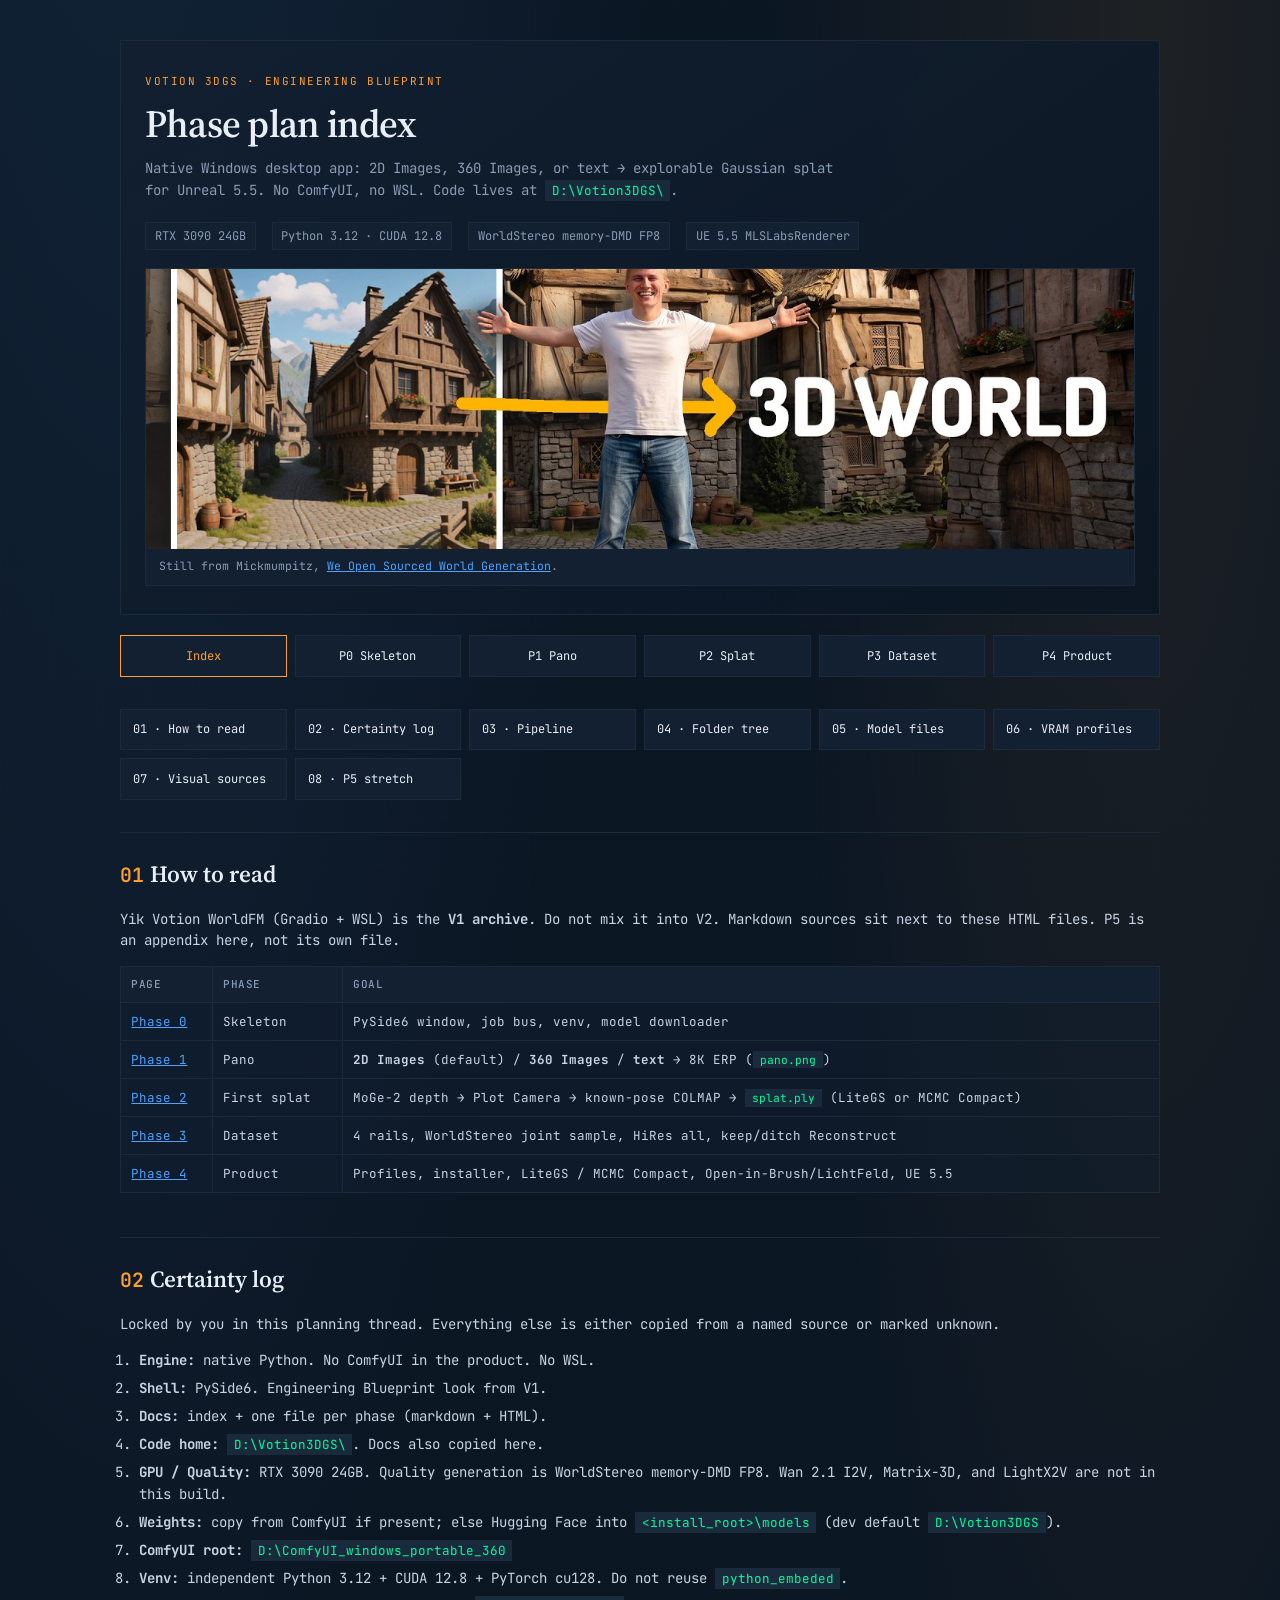
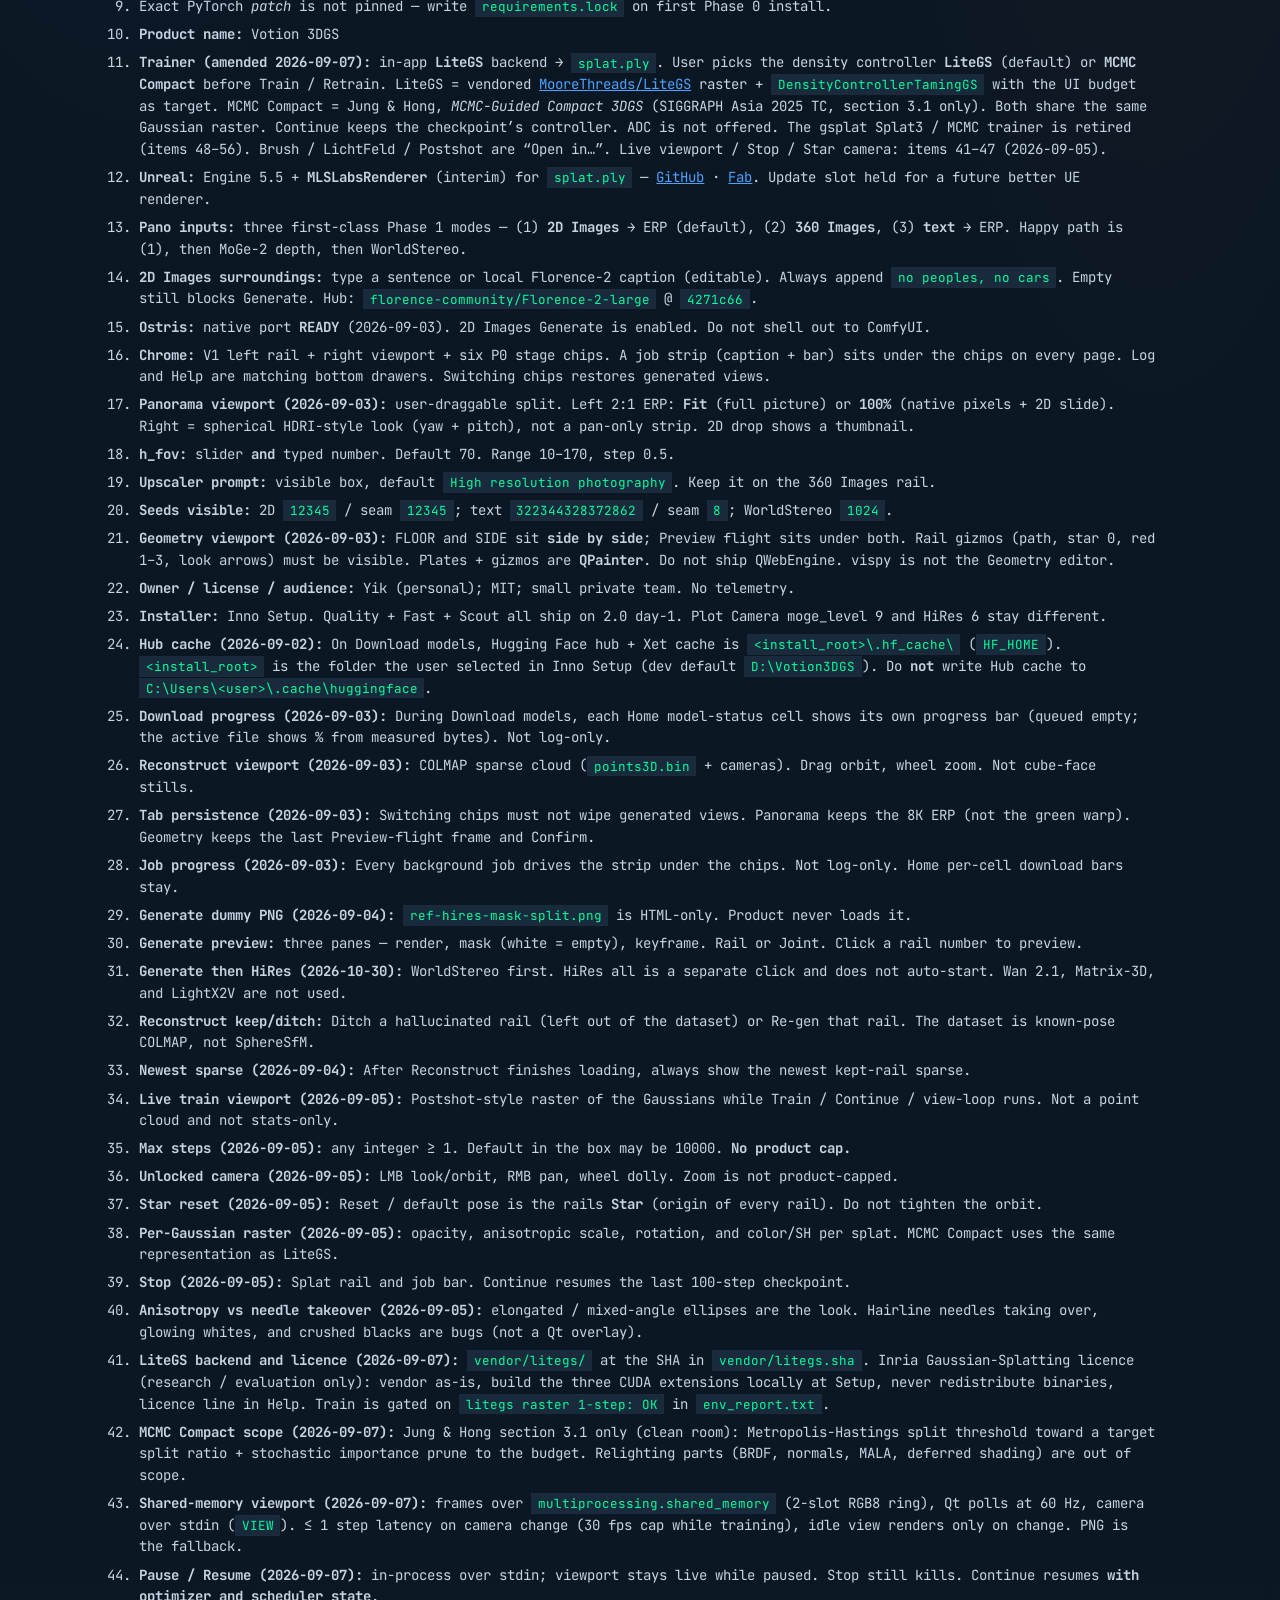
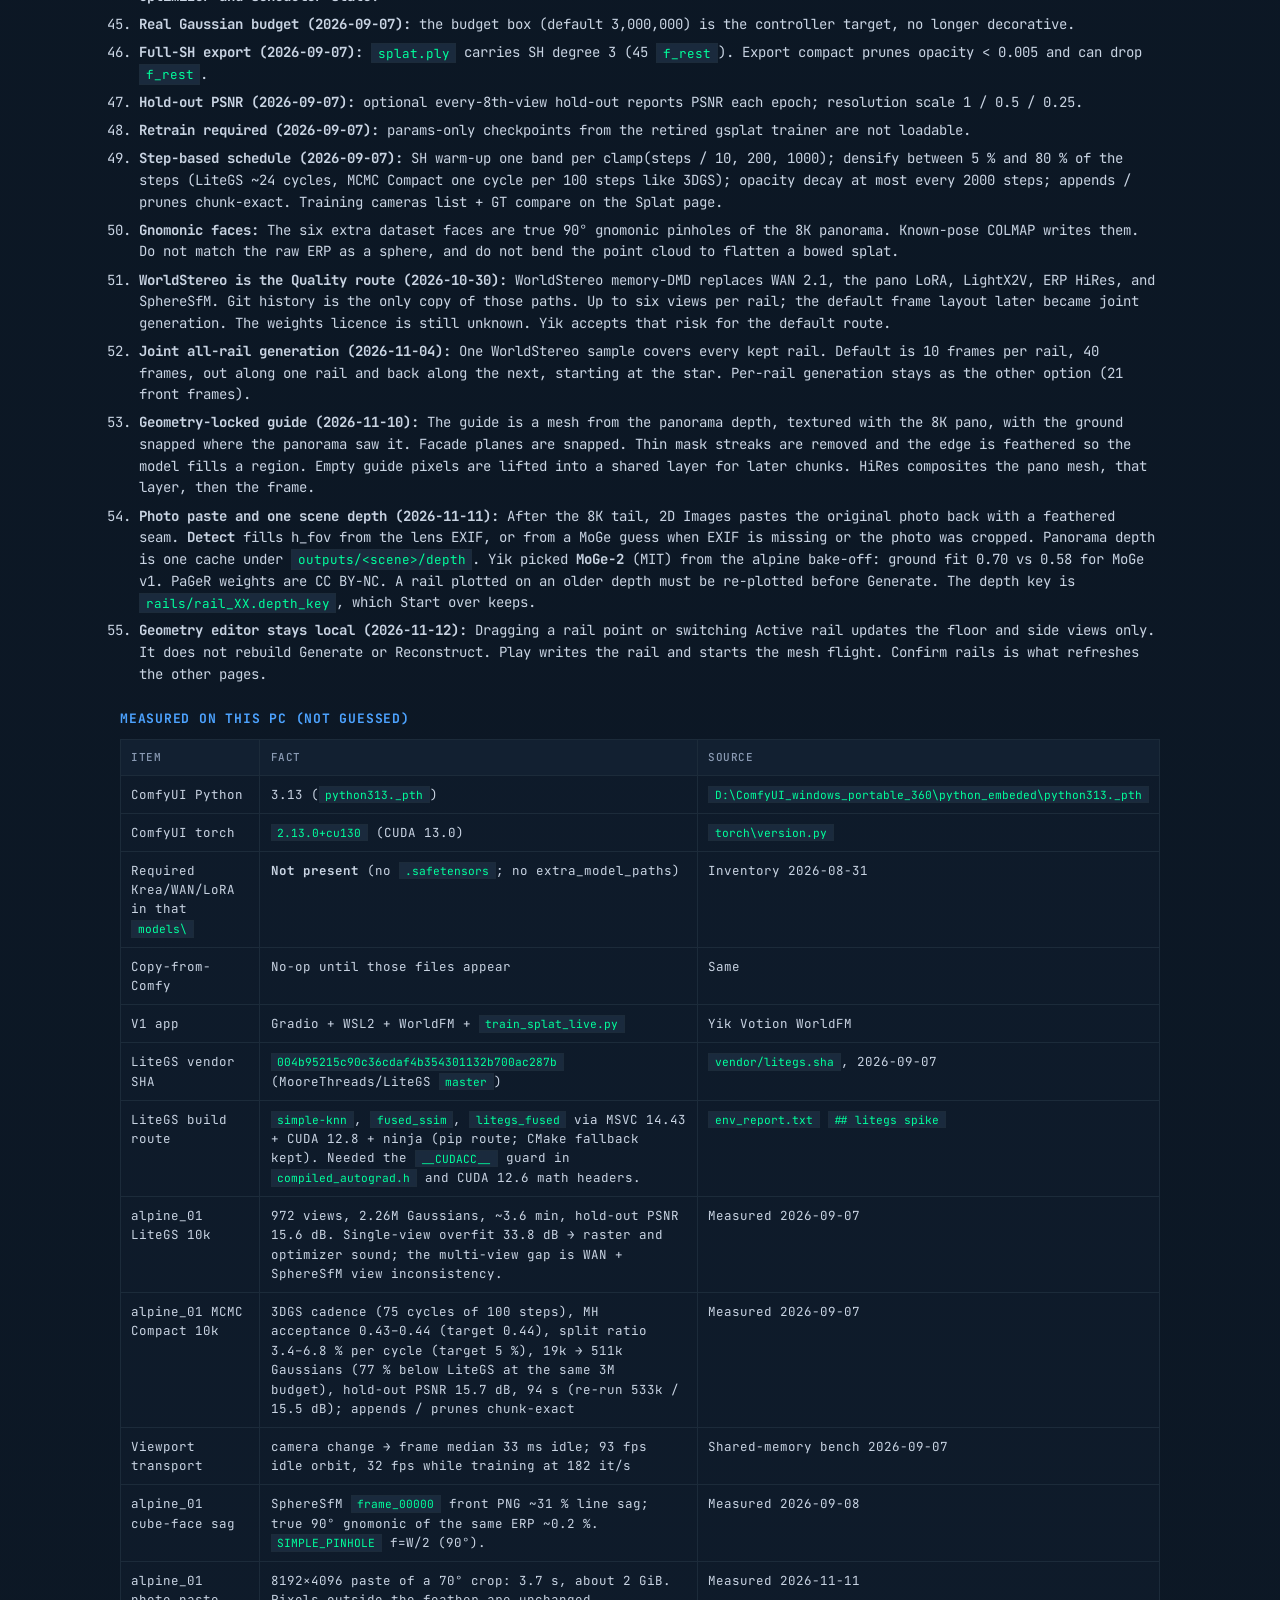
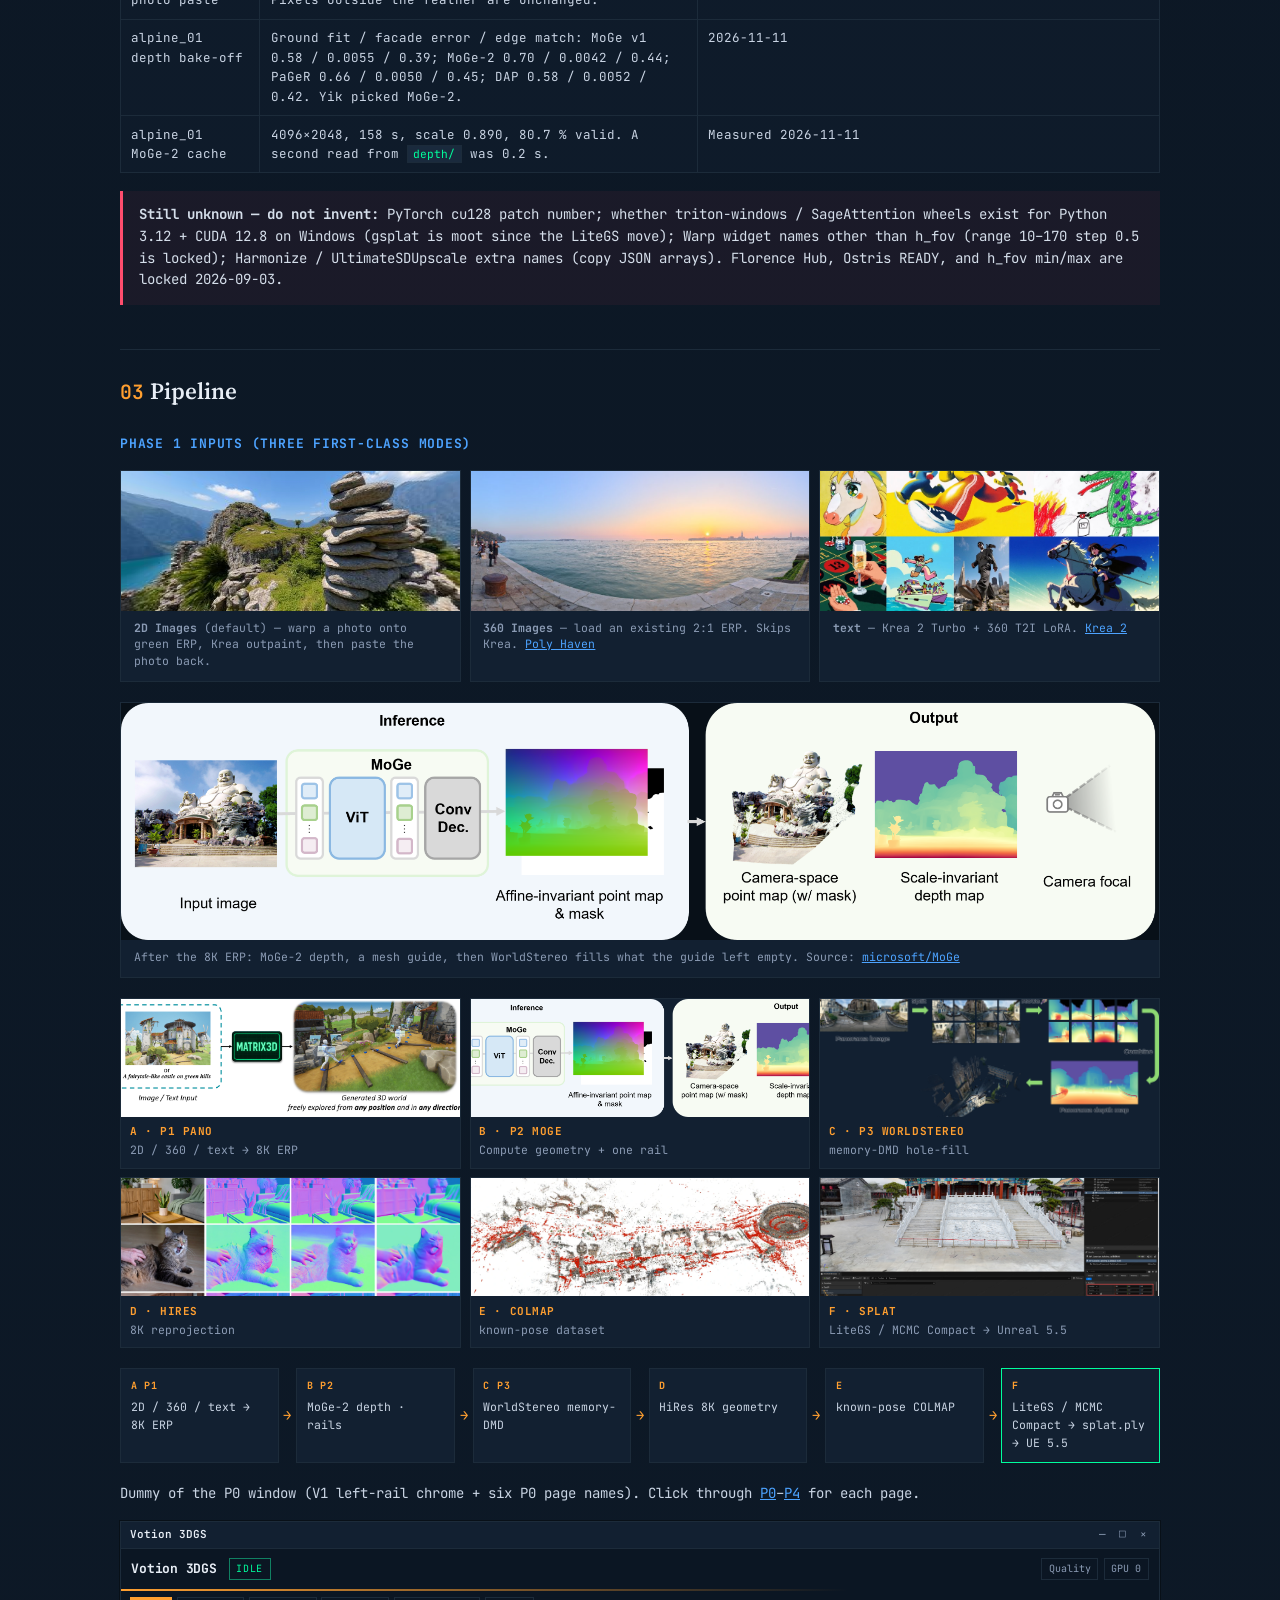
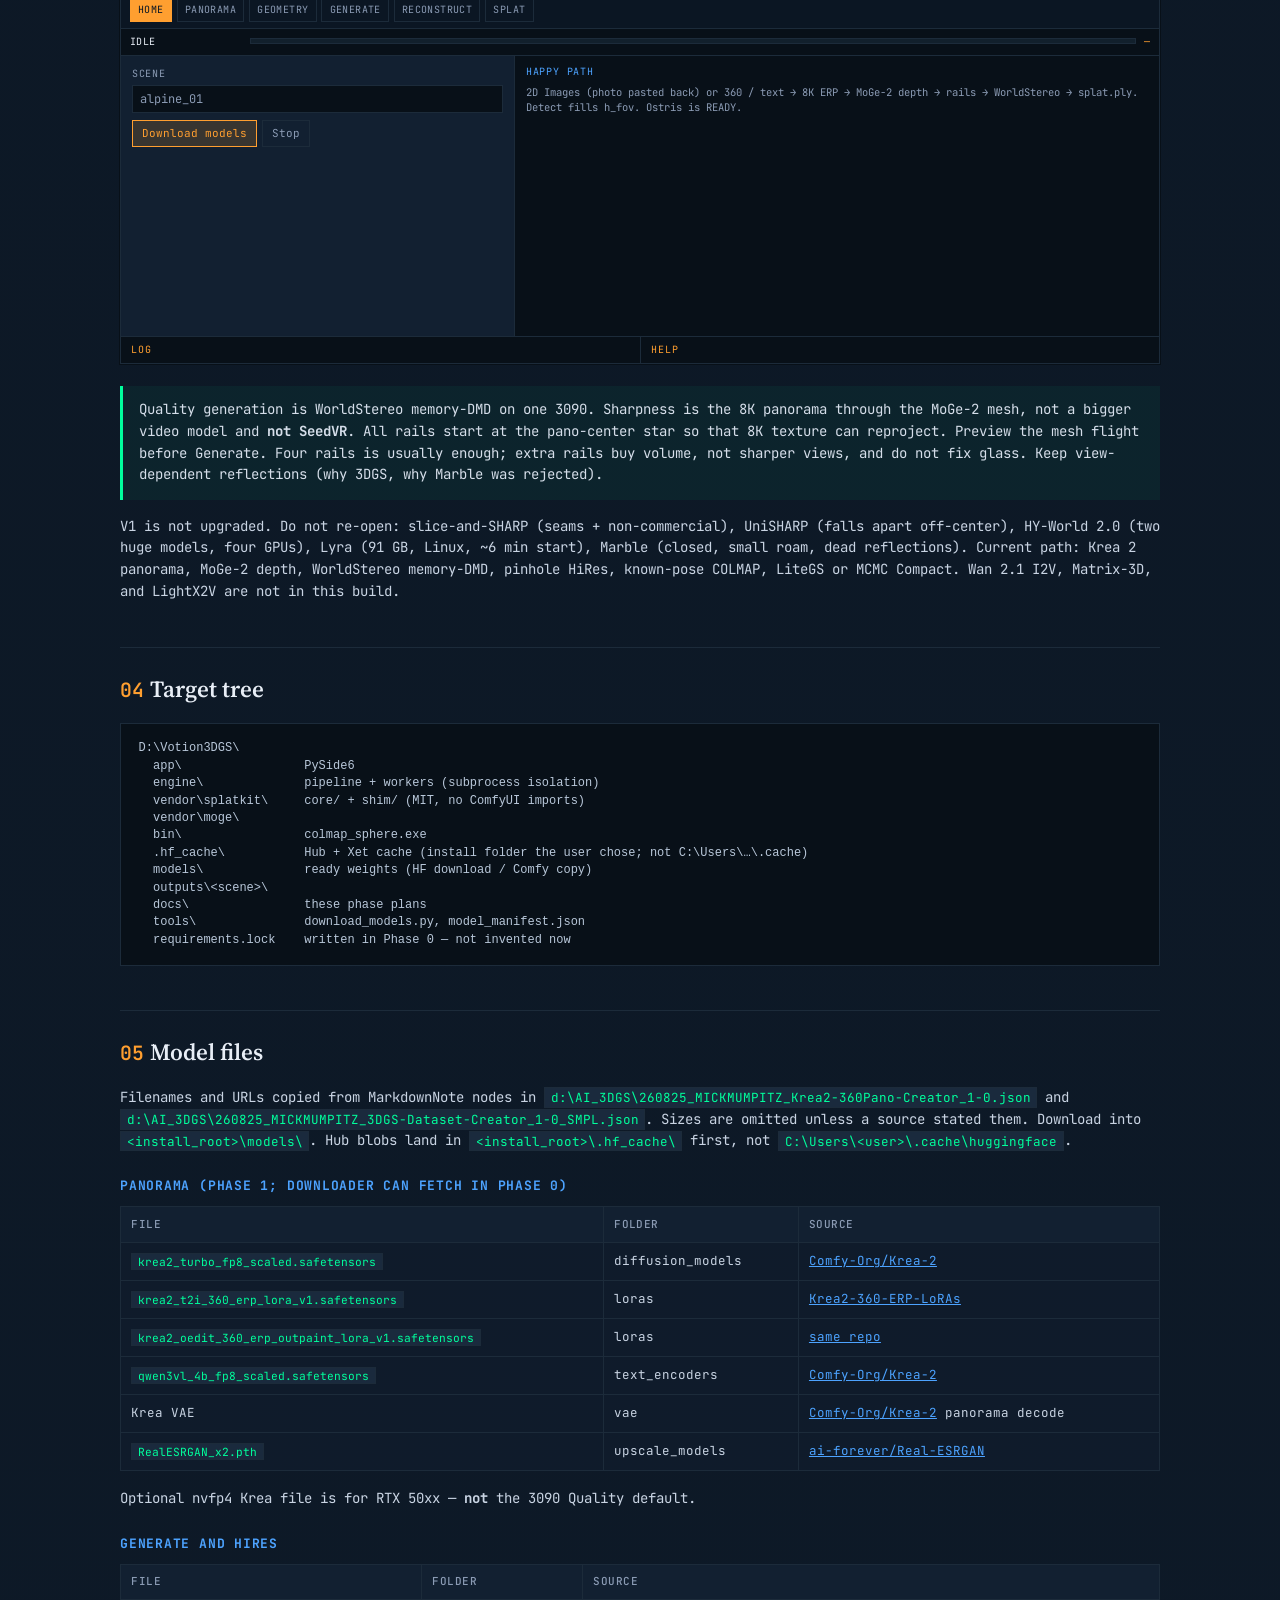
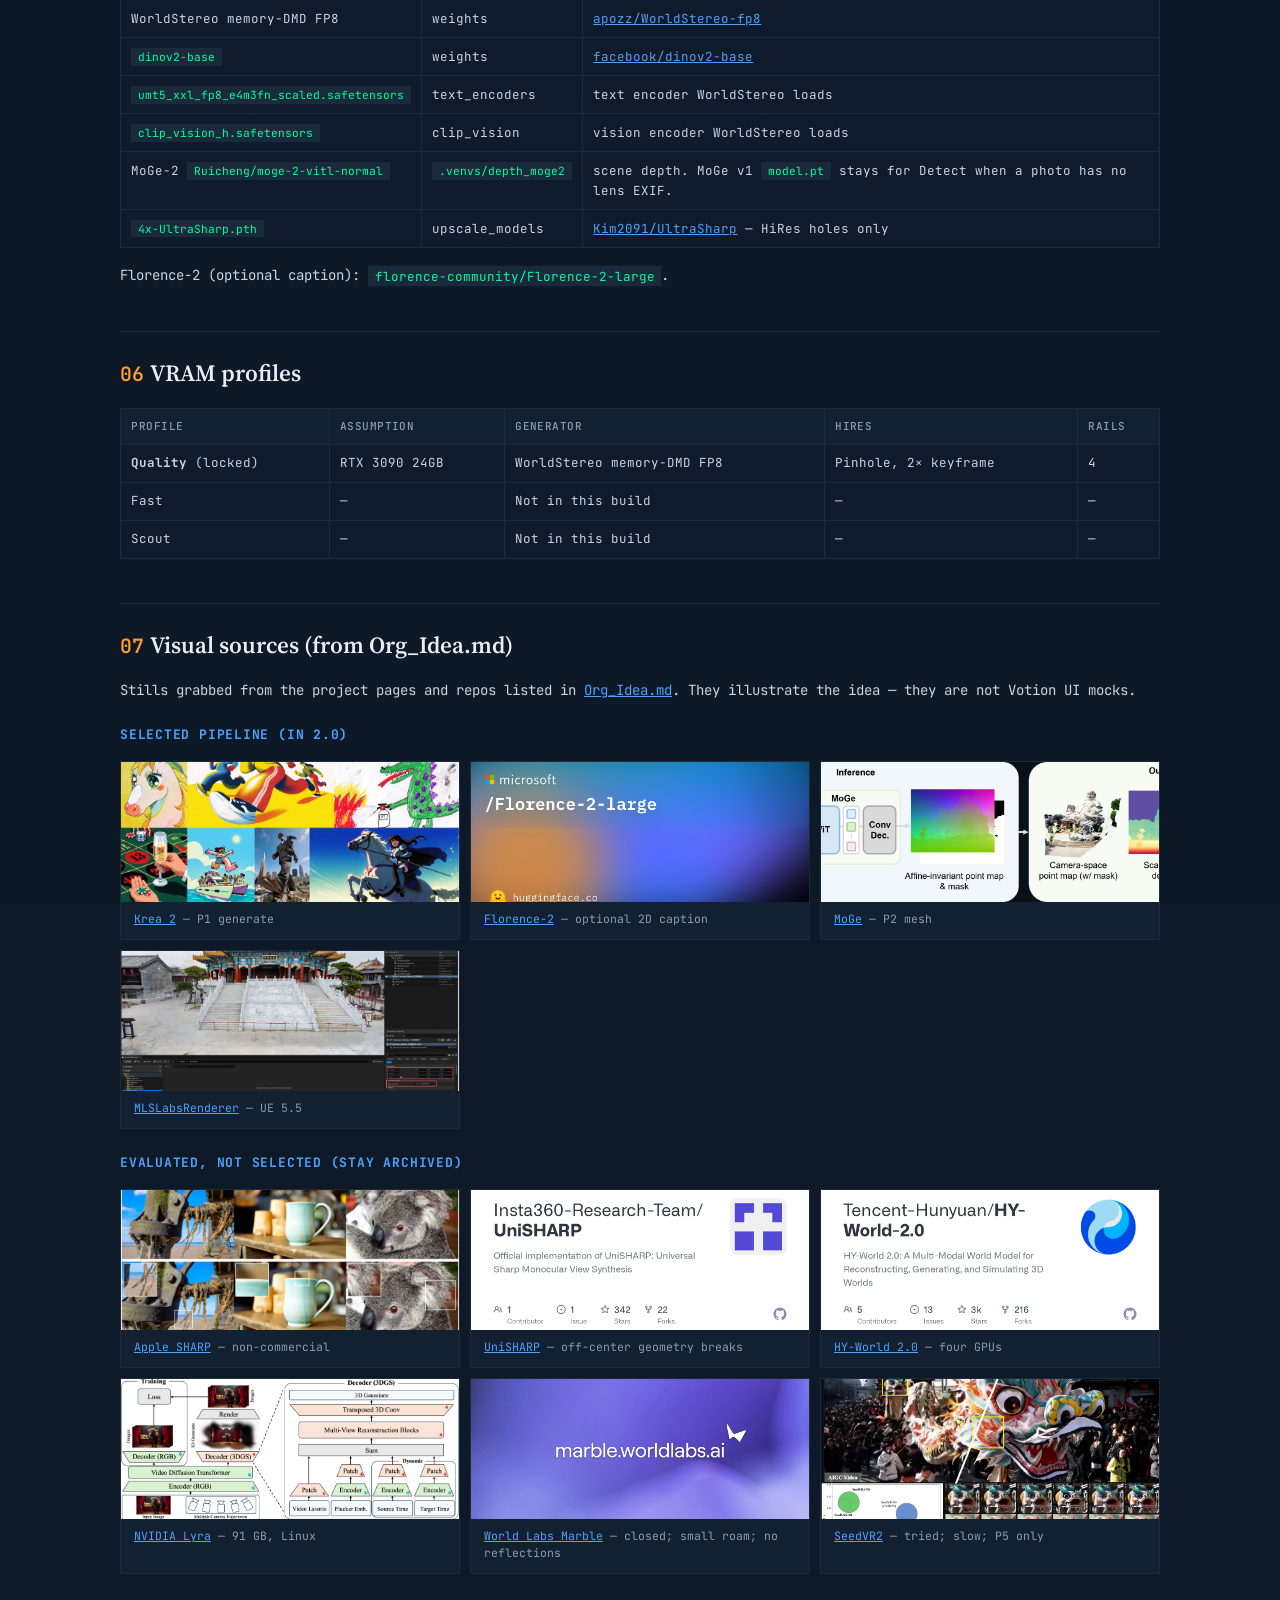
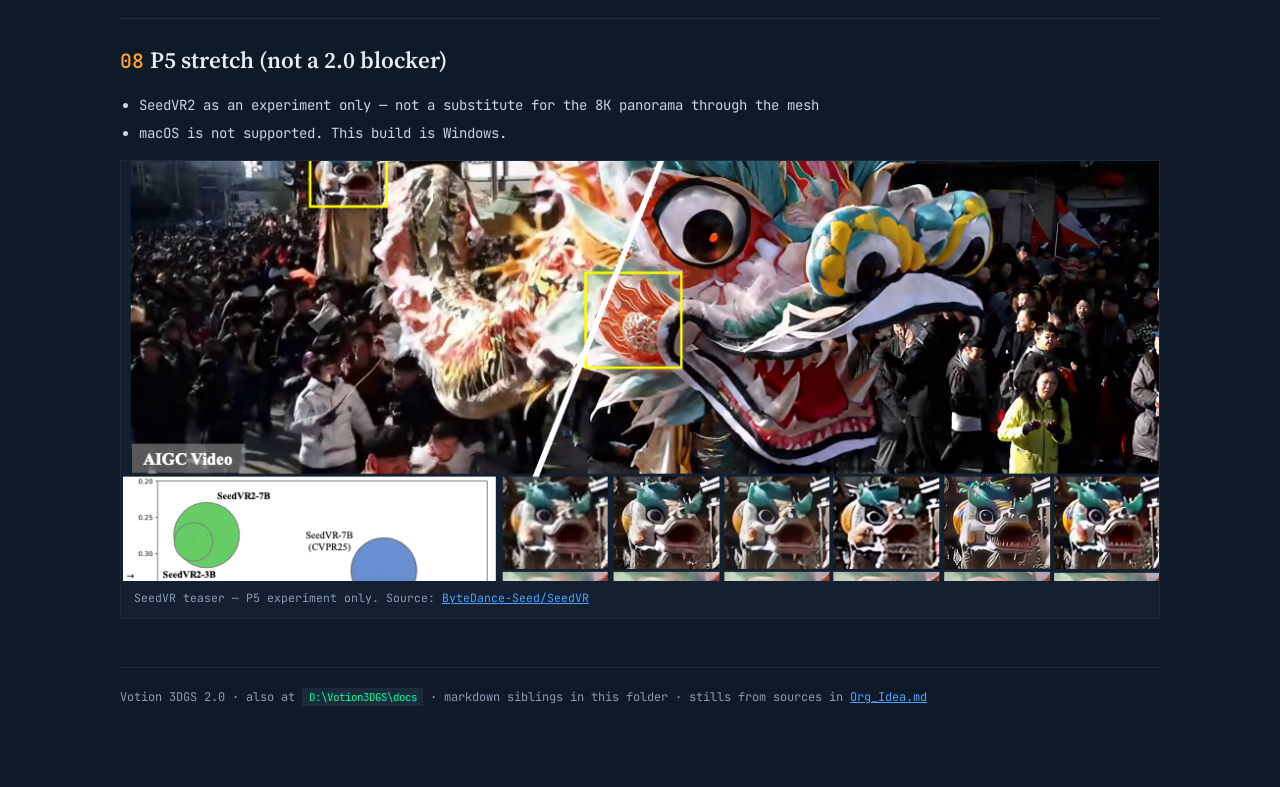
<file: index.html>
<!DOCTYPE html>
<html lang="en">
<head>
  <meta charset="utf-8" />
  <meta name="viewport" content="width=device-width, initial-scale=1" />
  <title>Votion 3DGS 2.0 — Phase Plan Index</title>
  <link rel="preconnect" href="https://fonts.googleapis.com" />
  <link rel="preconnect" href="https://fonts.gstatic.com" crossorigin />
  <link href="https://fonts.googleapis.com/css2?family=JetBrains+Mono:wght@400;500;600;700&family=Source+Serif+4:opsz,wght@8..60,500;8..60,600&display=swap" rel="stylesheet" />
  <link rel="stylesheet" href="votion-plan.css?v=20260905a" />
</head>
<body>
  <div class="wrap">
    <header class="hero">
      <p class="eyebrow">Votion 3DGS · Engineering Blueprint</p>
      <h1>Phase plan index</h1>
      <p class="tagline">
        Native Windows desktop app: 2D Images, 360 Images, or text → explorable Gaussian splat for Unreal&nbsp;5.5.
        No ComfyUI, no WSL. Code lives at <code>D:\Votion3DGS\</code>.
      </p>
      <div class="meta-row">
        <span>RTX 3090 24GB</span>
        <span>Python 3.12 · CUDA 12.8</span>
        <span>WorldStereo memory-DMD FP8</span>
        <span>UE 5.5 MLSLabsRenderer</span>
      </div>
      <figure class="hero-media">
        <img src="media/video-mickmumpitz.jpg" alt="Mickmumpitz: We Open Sourced World Generation — video still" />
        <figcaption>
          Still from Mickmumpitz,
          <a href="https://www.youtube.com/watch?v=eJuYBNrD8HI">We Open Sourced World Generation</a>.
        </figcaption>
      </figure>
    </header>

    <nav class="phases" aria-label="Phases">
      <a class="here" href="Votion_3DGS_2.0_Index.html">Index</a>
      <a href="Votion_3DGS_2.0_Phase0.html">P0 Skeleton</a>
      <a href="Votion_3DGS_2.0_Phase1.html">P1 Pano</a>
      <a href="Votion_3DGS_2.0_Phase2.html">P2 Splat</a>
      <a href="Votion_3DGS_2.0_Phase3.html">P3 Dataset</a>
      <a href="Votion_3DGS_2.0_Phase4.html">P4 Product</a>
    </nav>

    <nav class="toc" aria-label="On this page">
      <a href="#read">01 · How to read</a>
      <a href="#certainty">02 · Certainty log</a>
      <a href="#pipeline">03 · Pipeline</a>
      <a href="#tree">04 · Folder tree</a>
      <a href="#models">05 · Model files</a>
      <a href="#vram">06 · VRAM profiles</a>
      <a href="#visuals">07 · Visual sources</a>
      <a href="#p5">08 · P5 stretch</a>
    </nav>

    <section id="read">
      <h2><span class="num">01</span>How to read</h2>
      <p>
        Yik Votion WorldFM (Gradio + WSL) is the <strong>V1 archive</strong>. Do not mix it into V2.
        Markdown sources sit next to these HTML files. P5 is an appendix here, not its own file.
      </p>
      <table>
        <thead><tr><th>Page</th><th>Phase</th><th>Goal</th></tr></thead>
        <tbody>
          <tr><td><a href="Votion_3DGS_2.0_Phase0.html">Phase 0</a></td><td>Skeleton</td><td>PySide6 window, job bus, venv, model downloader</td></tr>
          <tr><td><a href="Votion_3DGS_2.0_Phase1.html">Phase 1</a></td><td>Pano</td><td><strong>2D Images</strong> (default) / <strong>360 Images</strong> / <strong>text</strong> → 8K ERP (<code>pano.png</code>)</td></tr>
          <tr><td><a href="Votion_3DGS_2.0_Phase2.html">Phase 2</a></td><td>First splat</td><td>MoGe-2 depth → Plot Camera → known-pose COLMAP → <code>splat.ply</code> (LiteGS or MCMC Compact)</td></tr>
          <tr><td><a href="Votion_3DGS_2.0_Phase3.html">Phase 3</a></td><td>Dataset</td><td>4 rails, WorldStereo joint sample, HiRes all, keep/ditch Reconstruct</td></tr>
          <tr><td><a href="Votion_3DGS_2.0_Phase4.html">Phase 4</a></td><td>Product</td><td>Profiles, installer, LiteGS / MCMC Compact, Open-in-Brush/LichtFeld, UE 5.5</td></tr>
        </tbody>
      </table>
    </section>

    <section id="certainty">
      <h2><span class="num">02</span>Certainty log</h2>
      <p>Locked by you in this planning thread. Everything else is either copied from a named source or marked unknown.</p>
      <ol>
        <li><strong>Engine:</strong> native Python. No ComfyUI in the product. No WSL.</li>
        <li><strong>Shell:</strong> PySide6. Engineering Blueprint look from V1.</li>
        <li><strong>Docs:</strong> index + one file per phase (markdown + HTML).</li>
        <li><strong>Code home:</strong> <code>D:\Votion3DGS\</code>. Docs also copied here.</li>
        <li><strong>GPU / Quality:</strong> RTX 3090 24GB. Quality generation is WorldStereo memory-DMD FP8. Wan 2.1 I2V, Matrix-3D, and LightX2V are not in this build.</li>
        <li><strong>Weights:</strong> copy from ComfyUI if present; else Hugging Face into <code>&lt;install_root&gt;\models</code> (dev default <code>D:\Votion3DGS</code>).</li>
        <li><strong>ComfyUI root:</strong> <code>D:\ComfyUI_windows_portable_360</code></li>
        <li><strong>Venv:</strong> independent Python 3.12 + CUDA 12.8 + PyTorch cu128. Do not reuse <code>python_embeded</code>.</li>
        <li>Exact PyTorch <em>patch</em> is not pinned — write <code>requirements.lock</code> on first Phase 0 install.</li>
        <li><strong>Product name:</strong> Votion 3DGS</li>
        <li><strong>Trainer (amended 2026-09-07):</strong> in-app <strong>LiteGS</strong> backend → <code>splat.ply</code>. User picks the density controller <strong>LiteGS</strong> (default) or <strong>MCMC Compact</strong> before Train / Retrain.
          LiteGS = vendored <a href="https://github.com/MooreThreads/LiteGS">MooreThreads/LiteGS</a> raster + <code>DensityControllerTamingGS</code> with the UI budget as target. MCMC Compact = Jung &amp; Hong, <em>MCMC-Guided Compact 3DGS</em> (SIGGRAPH Asia 2025 TC, section 3.1 only).
          Both share the same Gaussian raster. Continue keeps the checkpoint’s controller. ADC is not offered. The gsplat Splat3 / MCMC trainer is retired (items 48–56).
          Brush / LichtFeld / Postshot are “Open in…”. Live viewport / Stop / Star camera: items 41–47 (2026-09-05).</li>
        <li><strong>Unreal:</strong> Engine 5.5 + <strong>MLSLabsRenderer</strong> (interim) for <code>splat.ply</code> —
          <a href="https://github.com/mlslabs/MLSLabsGaussianSplattingRenderer-UE">GitHub</a> ·
          <a href="https://www.fab.com/listings/f91b57cc-958d-40dd-a455-2535bf00e588">Fab</a>.
          Update slot held for a future better UE renderer.</li>
        <li><strong>Pano inputs:</strong> three first-class Phase 1 modes — (1) <strong>2D Images</strong> → ERP (default), (2) <strong>360 Images</strong>, (3) <strong>text</strong> → ERP. Happy path is (1), then MoGe-2 depth, then WorldStereo.</li>
        <li><strong>2D Images surroundings:</strong> type a sentence or local Florence-2 caption (editable). Always append <code>no peoples, no cars</code>. Empty still blocks Generate. Hub: <code>florence-community/Florence-2-large</code> @ <code>4271c66</code>.</li>
        <li><strong>Ostris:</strong> native port <strong>READY</strong> (2026-09-03). 2D Images Generate is enabled. Do not shell out to ComfyUI.</li>
        <li><strong>Chrome:</strong> V1 left rail + right viewport + six P0 stage chips. A job strip (caption + bar) sits under the chips on every page. Log and Help are matching bottom drawers. Switching chips restores generated views.</li>
        <li><strong>Panorama viewport (2026-09-03):</strong> user-draggable split. Left 2:1 ERP: <strong>Fit</strong> (full picture) or <strong>100%</strong> (native pixels + 2D slide). Right = spherical HDRI-style look (yaw + pitch), not a pan-only strip. 2D drop shows a thumbnail.</li>
        <li><strong>h_fov:</strong> slider <strong>and</strong> typed number. Default 70. Range 10–170, step 0.5.</li>
        <li><strong>Upscaler prompt:</strong> visible box, default <code>High resolution photography</code>. Keep it on the 360 Images rail.</li>
        <li><strong>Seeds visible:</strong> 2D <code>12345</code> / seam <code>12345</code>; text <code>322344328372862</code> / seam <code>8</code>; WorldStereo <code>1024</code>.</li>
        <li><strong>Geometry viewport (2026-09-03):</strong> FLOOR and SIDE sit <strong>side by side</strong>; Preview flight sits under both. Rail gizmos (path, star 0, red 1–3, look arrows) must be visible. Plates + gizmos are <strong>QPainter</strong>. Do not ship QWebEngine. vispy is not the Geometry editor.</li>
        <li><strong>Owner / license / audience:</strong> Yik (personal); MIT; small private team. No telemetry.</li>
        <li><strong>Installer:</strong> Inno Setup. Quality + Fast + Scout all ship on 2.0 day-1. Plot Camera moge_level 9 and HiRes 6 stay different.</li>
        <li><strong>Hub cache (2026-09-02):</strong> On Download models, Hugging Face hub + Xet cache is <code>&lt;install_root&gt;\.hf_cache\</code>
          (<code>HF_HOME</code>). <code>&lt;install_root&gt;</code> is the folder the user selected in Inno Setup (dev default <code>D:\Votion3DGS</code>).
          Do <strong>not</strong> write Hub cache to <code>C:\Users\&lt;user&gt;\.cache\huggingface</code>.</li>
        <li><strong>Download progress (2026-09-03):</strong> During Download models, each Home model-status cell shows its own progress bar
          (queued empty; the active file shows % from measured bytes). Not log-only.</li>
        <li><strong>Reconstruct viewport (2026-09-03):</strong> COLMAP sparse cloud (<code>points3D.bin</code> + cameras). Drag orbit, wheel zoom. Not cube-face stills.</li>
        <li><strong>Tab persistence (2026-09-03):</strong> Switching chips must not wipe generated views. Panorama keeps the 8K ERP (not the green warp). Geometry keeps the last Preview-flight frame and Confirm.</li>
        <li><strong>Job progress (2026-09-03):</strong> Every background job drives the strip under the chips. Not log-only. Home per-cell download bars stay.</li>
        <li><strong>Generate dummy PNG (2026-09-04):</strong> <code>ref-hires-mask-split.png</code> is HTML-only. Product never loads it.</li>
        <li><strong>Generate preview:</strong> three panes — render, mask (white = empty), keyframe. Rail or Joint. Click a rail number to preview.</li>
        <li><strong>Generate then HiRes (2026-10-30):</strong> WorldStereo first. HiRes all is a separate click and does not auto-start. Wan 2.1, Matrix-3D, and LightX2V are not used.</li>
        <li><strong>Reconstruct keep/ditch:</strong> Ditch a hallucinated rail (left out of the dataset) or Re-gen that rail. The dataset is known-pose COLMAP, not SphereSfM.</li>
        <li><strong>Newest sparse (2026-09-04):</strong> After Reconstruct finishes loading, always show the newest kept-rail sparse.</li>
        <li><strong>Live train viewport (2026-09-05):</strong> Postshot-style raster of the Gaussians while Train / Continue / view-loop runs. Not a point cloud and not stats-only.</li>
        <li><strong>Max steps (2026-09-05):</strong> any integer ≥ 1. Default in the box may be 10000. <strong>No product cap.</strong></li>
        <li><strong>Unlocked camera (2026-09-05):</strong> LMB look/orbit, RMB pan, wheel dolly. Zoom is not product-capped.</li>
        <li><strong>Star reset (2026-09-05):</strong> Reset / default pose is the rails <strong>Star</strong> (origin of every rail). Do not tighten the orbit.</li>
        <li><strong>Per-Gaussian raster (2026-09-05):</strong> opacity, anisotropic scale, rotation, and color/SH per splat. MCMC Compact uses the same representation as LiteGS.</li>
        <li><strong>Stop (2026-09-05):</strong> Splat rail and job bar. Continue resumes the last 100-step checkpoint.</li>
        <li><strong>Anisotropy vs needle takeover (2026-09-05):</strong> elongated / mixed-angle ellipses are the look. Hairline needles taking over, glowing whites, and crushed blacks are bugs (not a Qt overlay).</li>
        <li><strong>LiteGS backend and licence (2026-09-07):</strong> <code>vendor/litegs/</code> at the SHA in <code>vendor/litegs.sha</code>. Inria Gaussian-Splatting licence (research / evaluation only): vendor as-is, build the three CUDA extensions locally at Setup, never redistribute binaries, licence line in Help. Train is gated on <code>litegs raster 1-step: OK</code> in <code>env_report.txt</code>.</li>
        <li><strong>MCMC Compact scope (2026-09-07):</strong> Jung &amp; Hong section 3.1 only (clean room): Metropolis-Hastings split threshold toward a target split ratio + stochastic importance prune to the budget. Relighting parts (BRDF, normals, MALA, deferred shading) are out of scope.</li>
        <li><strong>Shared-memory viewport (2026-09-07):</strong> frames over <code>multiprocessing.shared_memory</code> (2-slot RGB8 ring), Qt polls at 60 Hz, camera over stdin (<code>VIEW</code>). ≤ 1 step latency on camera change (30 fps cap while training), idle view renders only on change. PNG is the fallback.</li>
        <li><strong>Pause / Resume (2026-09-07):</strong> in-process over stdin; viewport stays live while paused. Stop still kills. Continue resumes <strong>with optimizer and scheduler state</strong>.</li>
        <li><strong>Real Gaussian budget (2026-09-07):</strong> the budget box (default 3,000,000) is the controller target, no longer decorative.</li>
        <li><strong>Full-SH export (2026-09-07):</strong> <code>splat.ply</code> carries SH degree 3 (45 <code>f_rest</code>). Export compact prunes opacity &lt; 0.005 and can drop <code>f_rest</code>.</li>
        <li><strong>Hold-out PSNR (2026-09-07):</strong> optional every-8th-view hold-out reports PSNR each epoch; resolution scale 1 / 0.5 / 0.25.</li>
        <li><strong>Retrain required (2026-09-07):</strong> params-only checkpoints from the retired gsplat trainer are not loadable.</li>
        <li><strong>Step-based schedule (2026-09-07):</strong> SH warm-up one band per clamp(steps / 10, 200, 1000); densify between 5 % and 80 % of the steps (LiteGS ~24 cycles, MCMC Compact one cycle per 100 steps like 3DGS); opacity decay at most every 2000 steps; appends / prunes chunk-exact. Training cameras list + GT compare on the Splat page.</li>
        <li><strong>Gnomonic faces:</strong> The six extra dataset faces are true 90° gnomonic pinholes of the 8K panorama. Known-pose COLMAP writes them. Do not match the raw ERP as a sphere, and do not bend the point cloud to flatten a bowed splat.</li>
        <li><strong>WorldStereo is the Quality route (2026-10-30):</strong> WorldStereo memory-DMD replaces WAN 2.1, the pano LoRA, LightX2V, ERP HiRes, and SphereSfM. Git history is the only copy of those paths. Up to six views per rail; the default frame layout later became joint generation. The weights licence is still unknown. Yik accepts that risk for the default route.</li>
        <li><strong>Joint all-rail generation (2026-11-04):</strong> One WorldStereo sample covers every kept rail. Default is 10 frames per rail, 40 frames, out along one rail and back along the next, starting at the star. Per-rail generation stays as the other option (21 front frames).</li>
        <li><strong>Geometry-locked guide (2026-11-10):</strong> The guide is a mesh from the panorama depth, textured with the 8K pano, with the ground snapped where the panorama saw it. Facade planes are snapped. Thin mask streaks are removed and the edge is feathered so the model fills a region. Empty guide pixels are lifted into a shared layer for later chunks. HiRes composites the pano mesh, that layer, then the frame.</li>
        <li><strong>Photo paste and one scene depth (2026-11-11):</strong> After the 8K tail, 2D Images pastes the original photo back with a feathered seam. <strong>Detect</strong> fills h_fov from the lens EXIF, or from a MoGe guess when EXIF is missing or the photo was cropped. Panorama depth is one cache under <code>outputs/&lt;scene&gt;/depth</code>. Yik picked <strong>MoGe-2</strong> (MIT) from the alpine bake-off: ground fit 0.70 vs 0.58 for MoGe v1. PaGeR weights are CC BY-NC. A rail plotted on an older depth must be re-plotted before Generate. The depth key is <code>rails/rail_XX.depth_key</code>, which Start over keeps.</li>
        <li><strong>Geometry editor stays local (2026-11-12):</strong> Dragging a rail point or switching Active rail updates the floor and side views only. It does not rebuild Generate or Reconstruct. Play writes the rail and starts the mesh flight. Confirm rails is what refreshes the other pages.</li>
      </ol>

      <h3>Measured on this PC (not guessed)</h3>
      <table>
        <thead><tr><th>Item</th><th>Fact</th><th>Source</th></tr></thead>
        <tbody>
          <tr><td>ComfyUI Python</td><td>3.13 (<code>python313._pth</code>)</td><td><code>D:\ComfyUI_windows_portable_360\python_embeded\python313._pth</code></td></tr>
          <tr><td>ComfyUI torch</td><td><code>2.13.0+cu130</code> (CUDA 13.0)</td><td><code>torch\version.py</code></td></tr>
          <tr><td>Required Krea/WAN/LoRA in that <code>models\</code></td><td><strong>Not present</strong> (no <code>.safetensors</code>; no extra_model_paths)</td><td>Inventory 2026-08-31</td></tr>
          <tr><td>Copy-from-Comfy</td><td>No-op until those files appear</td><td>Same</td></tr>
          <tr><td>V1 app</td><td>Gradio + WSL2 + WorldFM + <code>train_splat_live.py</code></td><td>Yik Votion WorldFM</td></tr>
          <tr><td>LiteGS vendor SHA</td><td><code>004b95215c90c36cdaf4b354301132b700ac287b</code> (MooreThreads/LiteGS <code>master</code>)</td><td><code>vendor/litegs.sha</code>, 2026-09-07</td></tr>
          <tr><td>LiteGS build route</td><td><code>simple-knn</code>, <code>fused_ssim</code>, <code>litegs_fused</code> via MSVC 14.43 + CUDA 12.8 + ninja (pip route; CMake fallback kept). Needed the <code>__CUDACC__</code> guard in <code>compiled_autograd.h</code> and CUDA 12.6 math headers.</td><td><code>env_report.txt</code> <code>## litegs spike</code></td></tr>
          <tr><td>alpine_01 LiteGS 10k</td><td>972 views, 2.26M Gaussians, ~3.6 min, hold-out PSNR 15.6 dB. Single-view overfit 33.8 dB → raster and optimizer sound; the multi-view gap is WAN + SphereSfM view inconsistency.</td><td>Measured 2026-09-07</td></tr>
          <tr><td>alpine_01 MCMC Compact 10k</td><td>3DGS cadence (75 cycles of 100 steps), MH acceptance 0.43–0.44 (target 0.44), split ratio 3.4–6.8 % per cycle (target 5 %), 19k → 511k Gaussians (77 % below LiteGS at the same 3M budget), hold-out PSNR 15.7 dB, 94 s (re-run 533k / 15.5 dB); appends / prunes chunk-exact</td><td>Measured 2026-09-07</td></tr>
          <tr><td>Viewport transport</td><td>camera change → frame median 33 ms idle; 93 fps idle orbit, 32 fps while training at 182 it/s</td><td>Shared-memory bench 2026-09-07</td></tr>
          <tr><td>alpine_01 cube-face sag</td><td>SphereSfM <code>frame_00000</code> front PNG ~31 % line sag; true 90° gnomonic of the same ERP ~0.2 %. <code>SIMPLE_PINHOLE</code> f=W/2 (90°).</td><td>Measured 2026-09-08</td></tr>
          <tr><td>alpine_01 photo paste</td><td>8192×4096 paste of a 70° crop: 3.7 s, about 2 GiB. Pixels outside the feather are unchanged.</td><td>Measured 2026-11-11</td></tr>
          <tr><td>alpine_01 depth bake-off</td><td>Ground fit / facade error / edge match: MoGe v1 0.58 / 0.0055 / 0.39; MoGe-2 0.70 / 0.0042 / 0.44; PaGeR 0.66 / 0.0050 / 0.45; DAP 0.58 / 0.0052 / 0.42. Yik picked MoGe-2.</td><td>2026-11-11</td></tr>
          <tr><td>alpine_01 MoGe-2 cache</td><td>4096×2048, 158 s, scale 0.890, 80.7 % valid. A second read from <code>depth/</code> was 0.2 s.</td><td>Measured 2026-11-11</td></tr>
        </tbody>
      </table>

      <div class="callout warn">
        <strong>Still unknown — do not invent:</strong> PyTorch cu128 patch number;
        whether triton-windows / SageAttention wheels exist for Python 3.12 + CUDA 12.8 on Windows (gsplat is moot since the LiteGS move);
        Warp widget names other than h_fov (range 10–170 step 0.5 is locked);
        Harmonize / UltimateSDUpscale extra names (copy JSON arrays).
        Florence Hub, Ostris READY, and h_fov min/max are locked 2026-09-03.
      </div>
    </section>

    <section id="pipeline">
      <h2><span class="num">03</span>Pipeline</h2>
      <h3>Phase 1 inputs (three first-class modes)</h3>
      <div class="mode-grid">
        <figure class="fig">
          <img src="media/matrix3d-i2p.png" alt="Single 2D photo lifted toward a 3D scene" />
          <figcaption><strong>2D Images</strong> (default) — warp a photo onto green ERP, Krea outpaint, then paste the photo back.</figcaption>
        </figure>
        <figure class="fig erp">
          <img src="media/polyhaven-venice.png" alt="Poly Haven Venice Sunset equirectangular HDRI" />
          <figcaption><strong>360 Images</strong> — load an existing 2:1 ERP. Skips Krea. <a href="https://polyhaven.com/hdris">Poly Haven</a></figcaption>
        </figure>
        <figure class="fig">
          <img src="media/krea2-hero.jpg" alt="Krea 2 generated imagery for text-to-pano" />
          <figcaption><strong>text</strong> — Krea 2 Turbo + 360 T2I LoRA. <a href="https://www.krea.ai/blog/krea-2-technical-report">Krea 2</a></figcaption>
        </figure>
      </div>
      <figure class="fig contain">
        <img src="media/moge-overview.png" alt="MoGe geometry from a single image" />
        <figcaption>
          After the 8K ERP: MoGe-2 depth, a mesh guide, then WorldStereo fills what the guide left empty.
          Source: <a href="https://github.com/microsoft/MoGe">microsoft/MoGe</a>
        </figcaption>
      </figure>
      <div class="pipeline-visual">
        <a class="pvis" href="Votion_3DGS_2.0_Phase1.html">
          <img src="media/matrix3d-arxiv-teaser.png" alt="Input image, panoramic video, 3D scene" />
          <span><b>A · P1 pano</b> 2D / 360 / text → 8K ERP</span>
        </a>
        <a class="pvis" href="Votion_3DGS_2.0_Phase2.html">
          <img src="media/moge-overview.png" alt="MoGe monocular geometry overview" />
          <span><b>B · P2 MoGe</b> Compute geometry + one rail</span>
        </a>
        <a class="pvis" href="Votion_3DGS_2.0_Phase3.html">
          <img src="media/moge-pano-pipeline.png" alt="Panorama split into views, depth estimated, then merged" />
          <span><b>C · P3 WorldStereo</b> memory-DMD hole-fill</span>
        </a>
        <a class="pvis" href="Votion_3DGS_2.0_Phase3.html">
          <img src="media/moge-normals.jpg" alt="Surface normals from monocular geometry" />
          <span><b>D · HiRes</b> 8K reprojection</span>
        </a>
        <a class="pvis" href="Votion_3DGS_2.0_Phase2.html">
          <img src="media/colmap-sparse.webp" alt="COLMAP sparse reconstruction" />
          <span><b>E · COLMAP</b> known-pose dataset</span>
        </a>
        <a class="pvis" href="Votion_3DGS_2.0_Phase4.html">
          <img src="media/mlslabs-render.jpg" alt="MLSLabsRenderer Unreal Engine splat playback" />
          <span><b>F · Splat</b> LiteGS / MCMC Compact → Unreal 5.5</span>
        </a>
      </div>
      <div class="pipe">
        <div class="pipe-node"><b>A P1</b>2D / 360 / text → 8K ERP</div>
        <div class="pipe-arr">→</div>
        <div class="pipe-node"><b>B P2</b>MoGe-2 depth · rails</div>
        <div class="pipe-arr">→</div>
        <div class="pipe-node"><b>C P3</b>WorldStereo memory-DMD</div>
        <div class="pipe-arr">→</div>
        <div class="pipe-node"><b>D</b>HiRes 8K geometry</div>
        <div class="pipe-arr">→</div>
        <div class="pipe-node"><b>E</b>known-pose COLMAP</div>
        <div class="pipe-arr">→</div>
        <div class="pipe-node out"><b>F</b>LiteGS / MCMC Compact → splat.ply → UE 5.5</div>
      </div>
      <p>
        Dummy of the P0 window (V1 left-rail chrome + six P0 page names). Click through
        <a href="Votion_3DGS_2.0_Phase0.html">P0</a>–<a href="Votion_3DGS_2.0_Phase4.html">P4</a> for each page.
      </p>
      <div class="desk">
        <div class="desk-win"><span><strong>Votion 3DGS</strong></span><span class="wbtn">— □ ×</span></div>
        <div class="desk-brand">
          <h3>Votion 3DGS</h3>
          <span class="live">idle</span>
          <div class="desk-meta"><span>Quality</span><span>GPU 0</span></div>
        </div>
        <div class="desk-stages">
          <a class="on" href="Votion_3DGS_2.0_Phase0.html">Home</a>
          <a href="Votion_3DGS_2.0_Phase1.html">Panorama</a>
          <a href="Votion_3DGS_2.0_Phase2.html#geo">Geometry</a>
          <a href="Votion_3DGS_2.0_Phase3.html#gen-ui">Generate</a>
          <a href="Votion_3DGS_2.0_Phase2.html#recon">Reconstruct</a>
          <a href="Votion_3DGS_2.0_Phase4.html">Splat</a>
        </div>
        <div class="job-strip">
          <span class="job-cap">idle</span>
          <div class="job-bar"><i style="width:0%"></i></div>
          <span class="job-pct">—</span>
        </div>
        <div class="desk-body">
          <div class="desk-rail">
            <label class="f-lab">Scene</label>
            <input class="f-in" value="alpine_01" readonly />
            <div class="f-row">
              <button class="f-btn pri" type="button">Download models</button>
              <button class="f-btn ghost" type="button">Stop</button>
            </div>
          </div>
          <div class="desk-view">
            <p class="view-lbl">Happy path</p>
            <p class="f-hint">2D Images (photo pasted back) or 360 / text → 8K ERP → MoGe-2 depth → rails → WorldStereo → splat.ply. Detect fills h_fov. Ostris is READY.</p>
          </div>
        </div>
        <div class="desk-draws">
        <details class="desk-log-draw"><summary>Log</summary><div class="desk-log"><b>STATUS // idle</b><br />No ComfyUI. No WSL. Qt never imports torch for inference.</div></details>
        <details class="desk-log-draw"><summary>Help</summary><div class="desk-log">
          <b>FIELD GUIDE</b><br />
          2D Images (default) or 360 / text → 8K ERP → Compute geometry → rails → Generate → splat.ply (LiteGS or MCMC Compact).
          Ostris Edit is native READY. h_fov 10–170, type or drag, default 70. Surroundings always end with no peoples, no cars.
          Left 2:1 Fit / 100% + draggable split. Right 360 is spherical (yaw + pitch). text keeps the trigger prefix.
          After 2D Images, the original photo is pasted back and prompt.txt = outpaint instruction + surroundings.
          Detect fills h_fov. Dragging a rail point does not rebuild Generate. Play writes the rail. Four rails usually enough. Extra rails do not fix glass.
        </div></details>
        </div>
      </div>
      <div class="callout good">
        Quality generation is WorldStereo memory-DMD on one 3090. Sharpness is the 8K panorama through the MoGe-2 mesh, not a bigger video model and <strong>not SeedVR</strong>.
        All rails start at the pano-center star so that 8K texture can reproject. Preview the mesh flight before Generate.
        Four rails is usually enough; extra rails buy volume, not sharper views, and do not fix glass.
        Keep view-dependent reflections (why 3DGS, why Marble was rejected).
      </div>
      <p>
        V1 is not upgraded. Do not re-open: slice-and-SHARP (seams + non-commercial), UniSHARP (falls apart off-center),
        HY-World 2.0 (two huge models, four GPUs), Lyra (91 GB, Linux, ~6 min start), Marble (closed, small roam, dead reflections).
        Current path: Krea 2 panorama, MoGe-2 depth, WorldStereo memory-DMD, pinhole HiRes, known-pose COLMAP, LiteGS or MCMC Compact. Wan 2.1 I2V, Matrix-3D, and LightX2V are not in this build.
      </p>
    </section>

    <section id="tree">
      <h2><span class="num">04</span>Target tree</h2>
      <pre>D:\Votion3DGS\
  app\                 PySide6
  engine\              pipeline + workers (subprocess isolation)
  vendor\splatkit\     core/ + shim/ (MIT, no ComfyUI imports)
  vendor\moge\
  bin\                 colmap_sphere.exe
  .hf_cache\           Hub + Xet cache (install folder the user chose; not C:\Users\…\.cache)
  models\              ready weights (HF download / Comfy copy)
  outputs\&lt;scene&gt;\
  docs\                these phase plans
  tools\               download_models.py, model_manifest.json
  requirements.lock    written in Phase 0 — not invented now</pre>
    </section>

    <section id="models">
      <h2><span class="num">05</span>Model files</h2>
      <p>
        Filenames and URLs copied from MarkdownNote nodes in
        <code>d:\AI_3DGS\260825_MICKMUMPITZ_Krea2-360Pano-Creator_1-0.json</code> and
        <code>d:\AI_3DGS\260825_MICKMUMPITZ_3DGS-Dataset-Creator_1-0_SMPL.json</code>.
        Sizes are omitted unless a source stated them.
        Download into <code>&lt;install_root&gt;\models\</code>. Hub blobs land in <code>&lt;install_root&gt;\.hf_cache\</code> first, not <code>C:\Users\&lt;user&gt;\.cache\huggingface</code>.
      </p>
      <h3>Panorama (Phase 1; downloader can fetch in Phase 0)</h3>
      <table>
        <thead><tr><th>File</th><th>Folder</th><th>Source</th></tr></thead>
        <tbody>
          <tr><td><code>krea2_turbo_fp8_scaled.safetensors</code></td><td>diffusion_models</td><td><a href="https://huggingface.co/Comfy-Org/Krea-2/resolve/main/diffusion_models/krea2_turbo_fp8_scaled.safetensors">Comfy-Org/Krea-2</a></td></tr>
          <tr><td><code>krea2_t2i_360_erp_lora_v1.safetensors</code></td><td>loras</td><td><a href="https://huggingface.co/mickmumpitz/Krea2-360-ERP-LoRAs/resolve/main/krea2_t2i_360_erp_lora_v1.safetensors">Krea2-360-ERP-LoRAs</a></td></tr>
          <tr><td><code>krea2_oedit_360_erp_outpaint_lora_v1.safetensors</code></td><td>loras</td><td><a href="https://huggingface.co/mickmumpitz/Krea2-360-ERP-LoRAs/resolve/main/krea2_oedit_360_erp_outpaint_lora_v1.safetensors">same repo</a></td></tr>
          <tr><td><code>qwen3vl_4b_fp8_scaled.safetensors</code></td><td>text_encoders</td><td><a href="https://huggingface.co/Comfy-Org/Krea-2/resolve/main/text_encoders/qwen3vl_4b_fp8_scaled.safetensors">Comfy-Org/Krea-2</a></td></tr>
          <tr><td>Krea VAE</td><td>vae</td><td><a href="https://huggingface.co/Comfy-Org/Krea-2">Comfy-Org/Krea-2</a> panorama decode</td></tr>
          <tr><td><code>RealESRGAN_x2.pth</code></td><td>upscale_models</td><td><a href="https://huggingface.co/ai-forever/Real-ESRGAN/resolve/main/RealESRGAN_x2.pth">ai-forever/Real-ESRGAN</a></td></tr>
        </tbody>
      </table>
      <p>Optional nvfp4 Krea file is for RTX 50xx — <strong>not</strong> the 3090 Quality default.</p>
      <h3>Generate and HiRes</h3>
      <table>
        <thead><tr><th>File</th><th>Folder</th><th>Source</th></tr></thead>
        <tbody>
          <tr><td>WorldStereo memory-DMD FP8</td><td>weights</td><td><a href="https://huggingface.co/apozz/WorldStereo-fp8">apozz/WorldStereo-fp8</a></td></tr>
          <tr><td><code>dinov2-base</code></td><td>weights</td><td><a href="https://huggingface.co/facebook/dinov2-base">facebook/dinov2-base</a></td></tr>
          <tr><td><code>umt5_xxl_fp8_e4m3fn_scaled.safetensors</code></td><td>text_encoders</td><td>text encoder WorldStereo loads</td></tr>
          <tr><td><code>clip_vision_h.safetensors</code></td><td>clip_vision</td><td>vision encoder WorldStereo loads</td></tr>
          <tr><td>MoGe-2 <code>Ruicheng/moge-2-vitl-normal</code></td><td><code>.venvs/depth_moge2</code></td><td>scene depth. MoGe v1 <code>model.pt</code> stays for Detect when a photo has no lens EXIF.</td></tr>
          <tr><td><code>4x-UltraSharp.pth</code></td><td>upscale_models</td><td><a href="https://huggingface.co/Kim2091/UltraSharp/blob/main/4x-UltraSharp.pth">Kim2091/UltraSharp</a> — HiRes holes only</td></tr>
        </tbody>
      </table>
      <p>Florence-2 (optional caption): <code>florence-community/Florence-2-large</code>.</p>
    </section>

    <section id="vram">
      <h2><span class="num">06</span>VRAM profiles</h2>
      <table>
        <thead><tr><th>Profile</th><th>Assumption</th><th>Generator</th><th>HiRes</th><th>Rails</th></tr></thead>
        <tbody>
          <tr><td><strong>Quality</strong> (locked)</td><td>RTX 3090 24GB</td><td>WorldStereo memory-DMD FP8</td><td>Pinhole, 2× keyframe</td><td>4</td></tr>
          <tr><td>Fast</td><td>—</td><td>Not in this build</td><td>—</td><td>—</td></tr>
          <tr><td>Scout</td><td>—</td><td>Not in this build</td><td>—</td><td>—</td></tr>
        </tbody>
      </table>
    </section>

    <section id="visuals">
      <h2><span class="num">07</span>Visual sources (from Org_Idea.md)</h2>
      <p>
        Stills grabbed from the project pages and repos listed in
        <a href="Org_Idea.md">Org_Idea.md</a>. They illustrate the idea — they are not Votion UI mocks.
      </p>
      <h3>Selected pipeline (in 2.0)</h3>
      <div class="fig-grid">
        <figure class="fig">
          <img src="media/krea2-hero.jpg" alt="Krea 2 generated imagery" />
          <figcaption><a href="https://www.krea.ai/blog/krea-2-technical-report">Krea 2</a> — P1 generate</figcaption>
        </figure>
        <figure class="fig">
          <img src="media/florence2-hf.png" alt="Microsoft Florence-2 on Hugging Face" />
          <figcaption><a href="https://huggingface.co/microsoft/Florence-2-large">Florence-2</a> — optional 2D caption</figcaption>
        </figure>
        <figure class="fig">
          <img src="media/moge-overview.png" alt="MoGe geometry overview" />
          <figcaption><a href="https://github.com/microsoft/MoGe">MoGe</a> — P2 mesh</figcaption>
        </figure>
        <figure class="fig">
          <img src="media/mlslabs-render.jpg" alt="MLSLabsRenderer Unreal splat" />
          <figcaption><a href="https://github.com/mlslabs/MLSLabsGaussianSplattingRenderer-UE">MLSLabsRenderer</a> — UE 5.5</figcaption>
        </figure>
      </div>
      <h3>Evaluated, not selected (stay archived)</h3>
      <div class="fig-grid">
        <figure class="fig">
          <img src="media/sharp-teaser.jpg" alt="Apple SHARP single-image Gaussian view synthesis" />
          <figcaption><a href="https://apple.github.io/ml-sharp/">Apple SHARP</a> — non-commercial</figcaption>
        </figure>
        <figure class="fig">
          <img src="media/unisharp-og.png" alt="Insta360 UniSHARP GitHub preview" />
          <figcaption><a href="https://github.com/Insta360-Research-Team/UniSHARP">UniSHARP</a> — off-center geometry breaks</figcaption>
        </figure>
        <figure class="fig">
          <img src="media/hyworld-og.png" alt="Tencent HY-World 2.0 GitHub preview" />
          <figcaption><a href="https://github.com/Tencent-Hunyuan/HY-World-2.0">HY-World 2.0</a> — four GPUs</figcaption>
        </figure>
        <figure class="fig">
          <img src="media/lyra-method.png" alt="NVIDIA Lyra method diagram" />
          <figcaption><a href="https://github.com/nv-tlabs/lyra">NVIDIA Lyra</a> — 91 GB, Linux</figcaption>
        </figure>
        <figure class="fig">
          <img src="media/marble-og.jpeg" alt="World Labs Marble" />
          <figcaption><a href="https://marble.worldlabs.ai/">World Labs Marble</a> — closed; small roam; no reflections</figcaption>
        </figure>
        <figure class="fig">
          <img src="media/seedvr-teaser.png" alt="ByteDance SeedVR teaser" />
          <figcaption><a href="https://github.com/ByteDance-Seed/SeedVR">SeedVR2</a> — tried; slow; P5 only</figcaption>
        </figure>
      </div>
    </section>

    <section id="p5">
      <h2><span class="num">08</span>P5 stretch (not a 2.0 blocker)</h2>
      <ul>
        <li>SeedVR2 as an experiment only — not a substitute for the 8K panorama through the mesh</li>
        <li>macOS is not supported. This build is Windows.</li>
      </ul>
      <figure class="fig">
        <img src="media/seedvr-teaser.png" alt="SeedVR restoration teaser" />
        <figcaption>SeedVR teaser — P5 experiment only. Source: <a href="https://github.com/ByteDance-Seed/SeedVR">ByteDance-Seed/SeedVR</a></figcaption>
      </figure>
    </section>

    <footer>
      Votion 3DGS 2.0 · also at <code>D:\Votion3DGS\docs</code> · markdown siblings in this folder
      · stills from sources in <a href="Org_Idea.md">Org_Idea.md</a>
    </footer>
  </div>
</body>
</html>
</file>
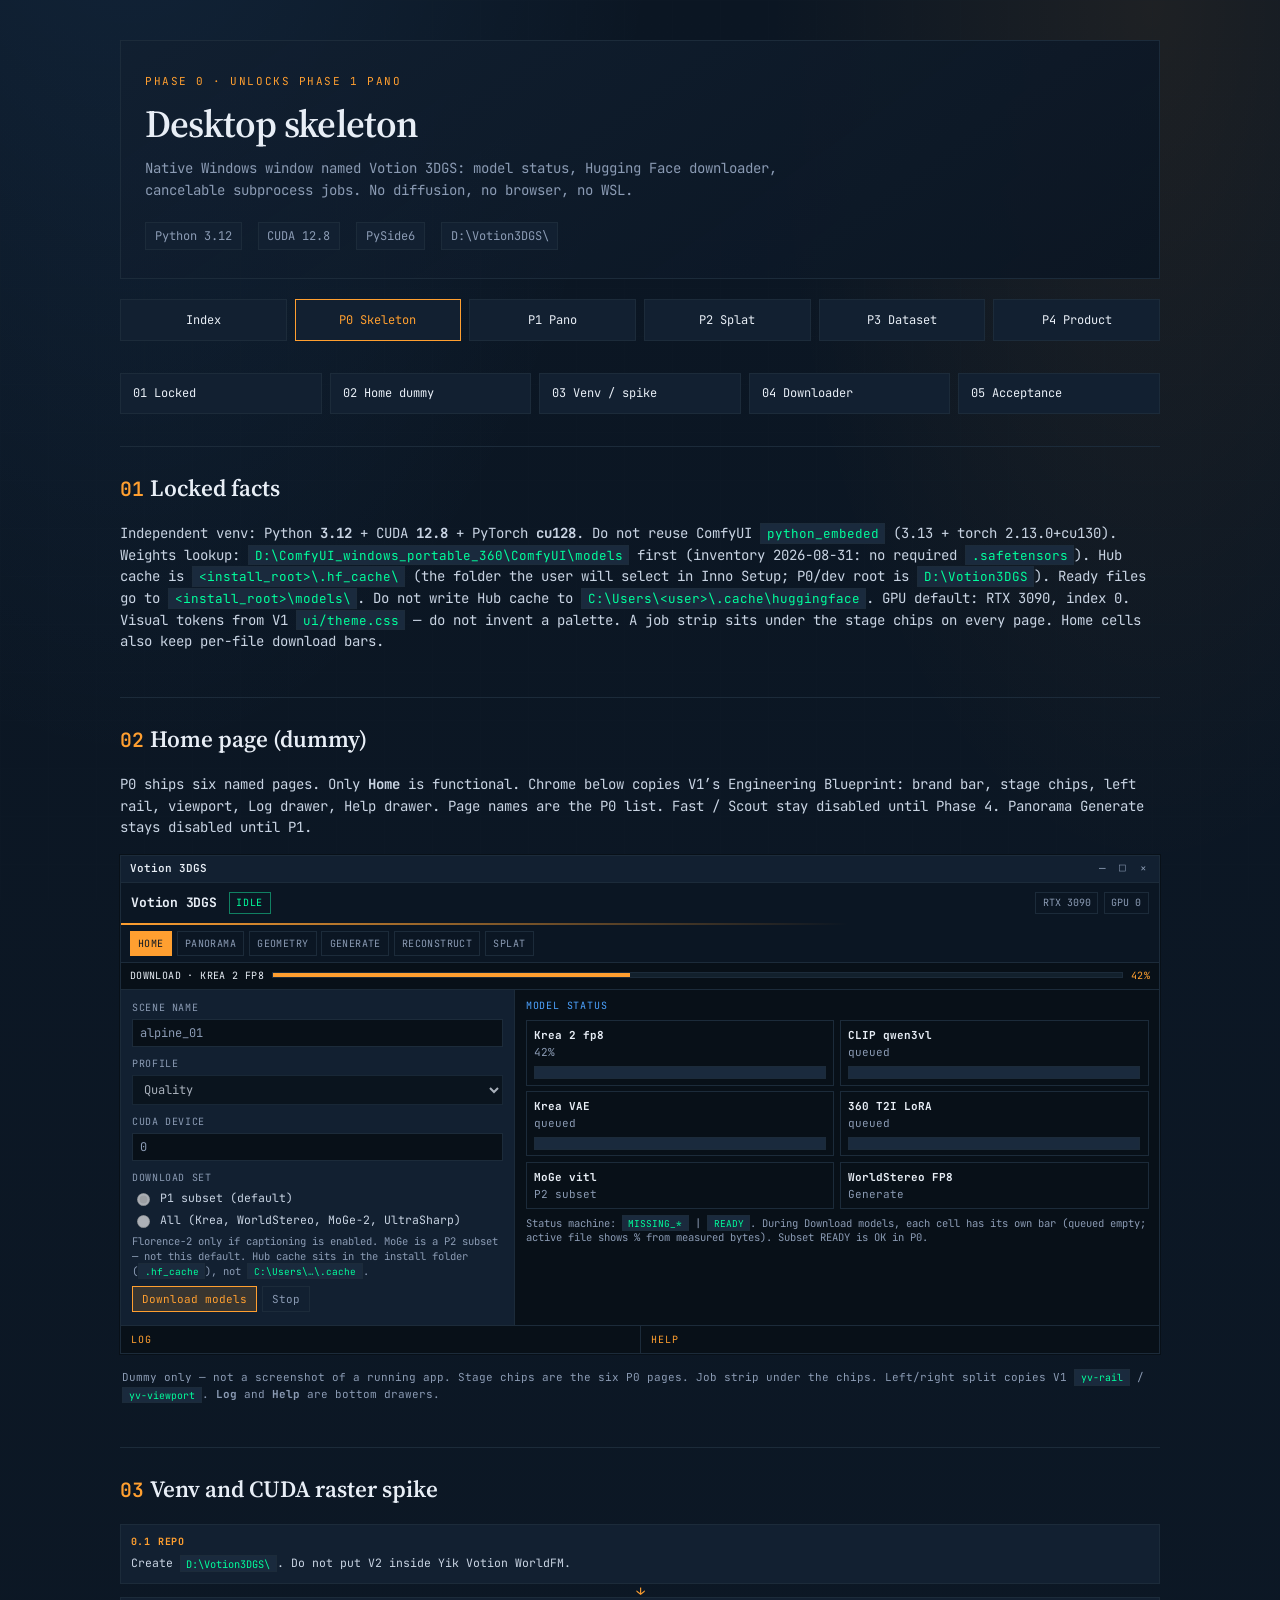
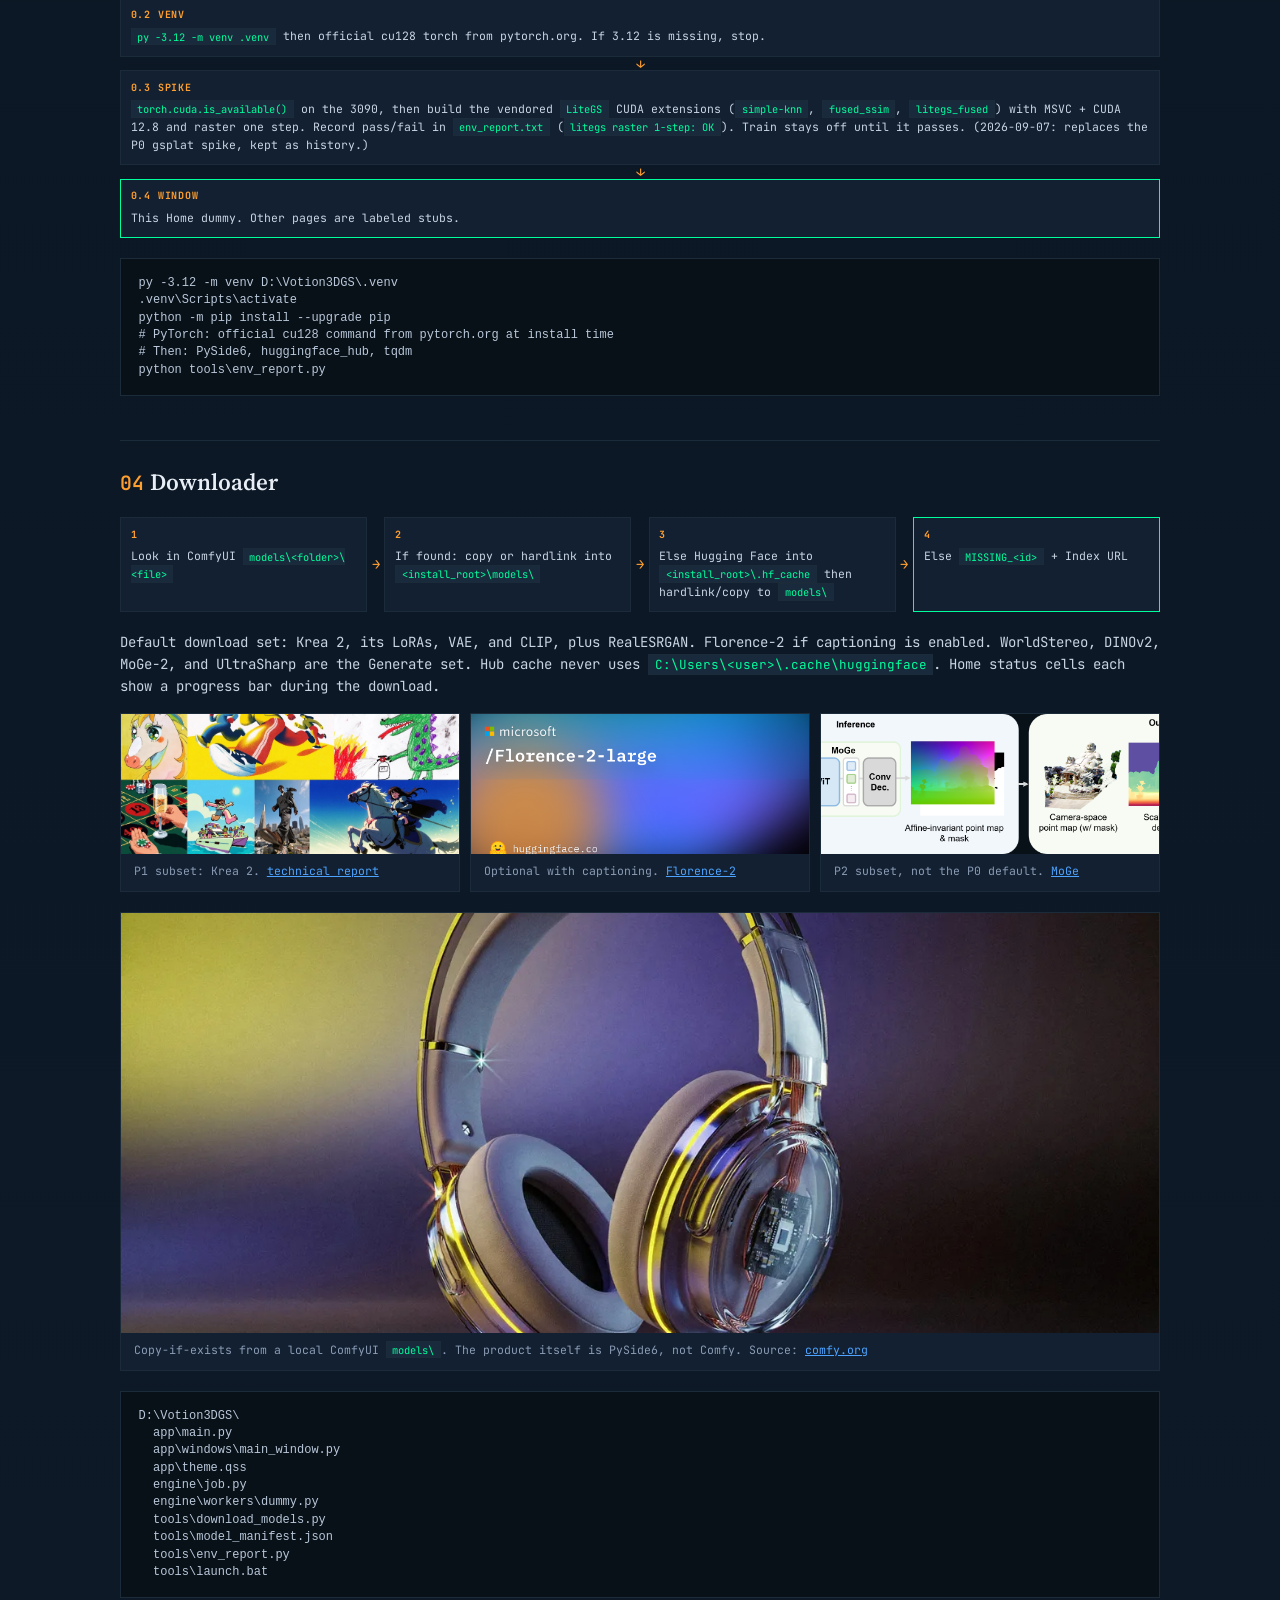
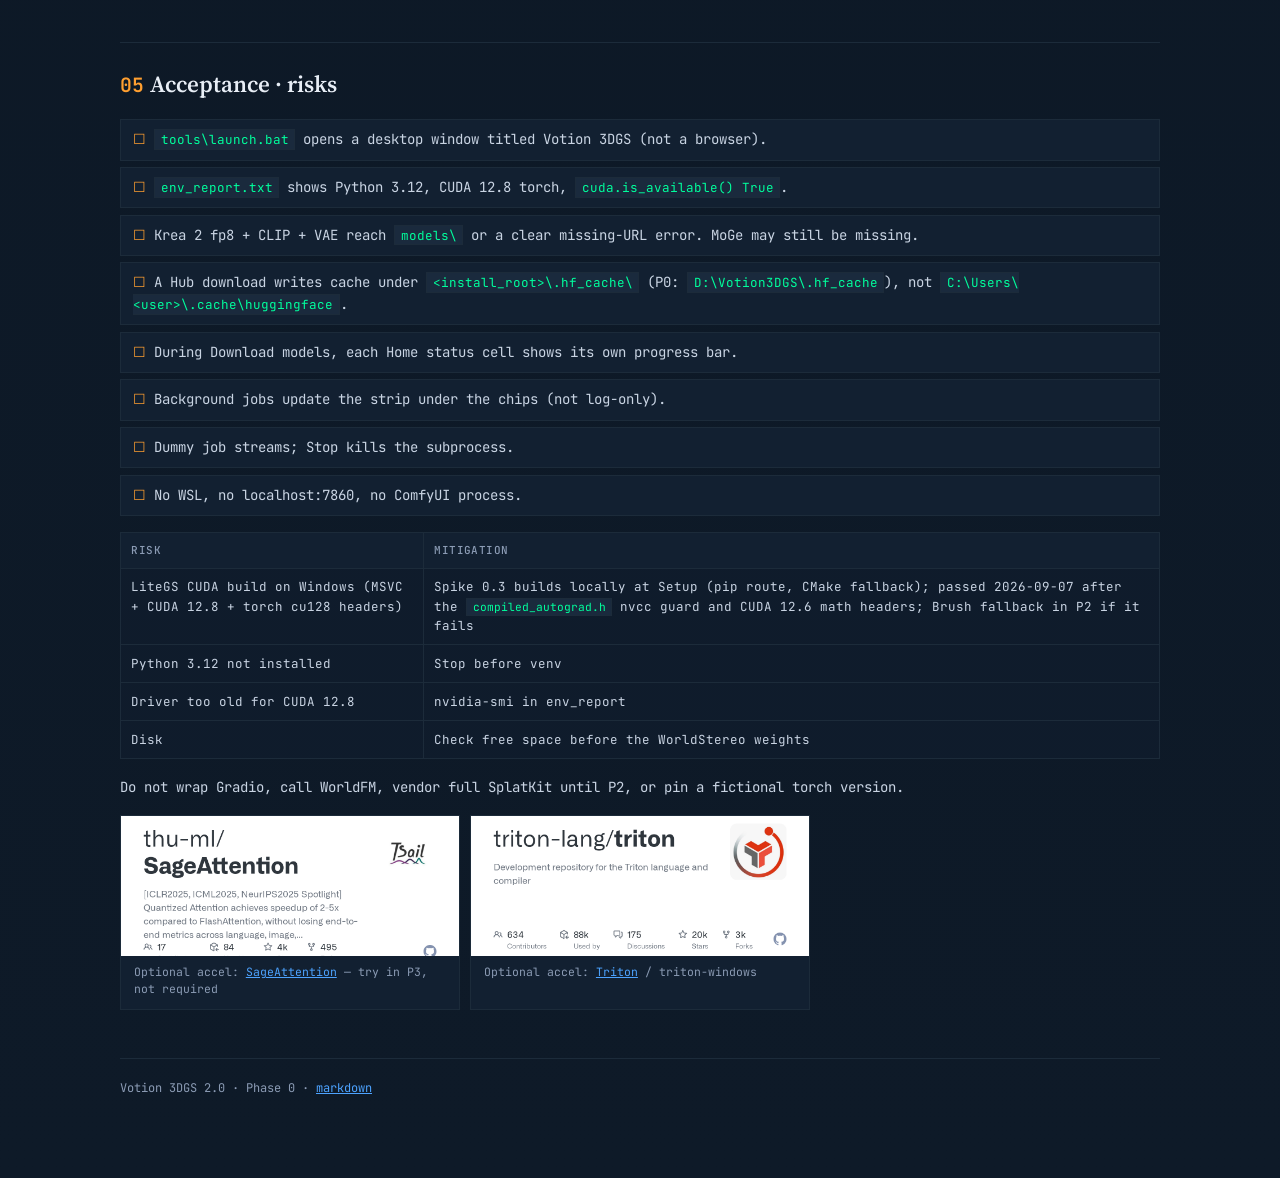
<file: Votion_3DGS_2.0_Phase0.html>
<!DOCTYPE html>
<html lang="en">
<head>
  <meta charset="utf-8" />
  <meta name="viewport" content="width=device-width, initial-scale=1" />
  <title>Votion 3DGS 2.0 — Phase 0 Skeleton</title>
  <link rel="preconnect" href="https://fonts.googleapis.com" />
  <link rel="preconnect" href="https://fonts.gstatic.com" crossorigin />
  <link href="https://fonts.googleapis.com/css2?family=JetBrains+Mono:wght@400;500;600;700&family=Source+Serif+4:opsz,wght@8..60,500;8..60,600&display=swap" rel="stylesheet" />
  <link rel="stylesheet" href="votion-plan.css?v=20260903c" />
</head>
<body>
  <div class="wrap">
    <header class="hero">
      <p class="eyebrow">Phase 0 · Unlocks Phase 1 pano</p>
      <h1>Desktop skeleton</h1>
      <p class="tagline">Native Windows window named Votion 3DGS: model status, Hugging Face downloader, cancelable subprocess jobs. No diffusion, no browser, no WSL.</p>
      <div class="meta-row">
        <span>Python 3.12</span>
        <span>CUDA 12.8</span>
        <span>PySide6</span>
        <span>D:\Votion3DGS\</span>
      </div>
    </header>
    <nav class="phases">
      <a href="Votion_3DGS_2.0_Index.html">Index</a>
      <a class="here" href="Votion_3DGS_2.0_Phase0.html">P0 Skeleton</a>
      <a href="Votion_3DGS_2.0_Phase1.html">P1 Pano</a>
      <a href="Votion_3DGS_2.0_Phase2.html">P2 Splat</a>
      <a href="Votion_3DGS_2.0_Phase3.html">P3 Dataset</a>
      <a href="Votion_3DGS_2.0_Phase4.html">P4 Product</a>
    </nav>
    <nav class="toc">
      <a href="#locked">01 Locked</a>
      <a href="#home">02 Home dummy</a>
      <a href="#venv">03 Venv / spike</a>
      <a href="#dl">04 Downloader</a>
      <a href="#accept">05 Acceptance</a>
    </nav>

    <section id="locked">
      <h2><span class="num">01</span>Locked facts</h2>
      <p>
        Independent venv: Python <strong>3.12</strong> + CUDA <strong>12.8</strong> + PyTorch <strong>cu128</strong>.
        Do not reuse ComfyUI <code>python_embeded</code> (3.13 + torch 2.13.0+cu130).
        Weights lookup: <code>D:\ComfyUI_windows_portable_360\ComfyUI\models</code> first (inventory 2026-08-31: no required <code>.safetensors</code>).
        Hub cache is <code>&lt;install_root&gt;\.hf_cache\</code> (the folder the user will select in Inno Setup; P0/dev root is <code>D:\Votion3DGS</code>).
        Ready files go to <code>&lt;install_root&gt;\models\</code>. Do not write Hub cache to <code>C:\Users\&lt;user&gt;\.cache\huggingface</code>.
        GPU default: RTX 3090, index 0. Visual tokens from V1 <code>ui/theme.css</code> — do not invent a palette.
        A job strip sits under the stage chips on every page. Home cells also keep per-file download bars.
      </p>
    </section>

    <section id="home">
      <h2><span class="num">02</span>Home page (dummy)</h2>
      <p>
        P0 ships six named pages. Only <strong>Home</strong> is functional.
        Chrome below copies V1’s Engineering Blueprint: brand bar, stage chips, left rail, viewport, Log drawer, Help drawer.
        Page names are the P0 list. Fast / Scout stay disabled until Phase 4. Panorama Generate stays disabled until P1.
      </p>
      <div class="desk" aria-label="Dummy Votion 3DGS Home window">
        <div class="desk-win"><span><strong>Votion 3DGS</strong></span><span class="wbtn">— □ ×</span></div>
        <div class="desk-brand">
          <h3>Votion 3DGS</h3>
          <span class="live">idle</span>
          <div class="desk-meta">
            <span>RTX 3090</span>
            <span>GPU 0</span>
          </div>
        </div>
        <div class="desk-stages">
          <a class="on" href="Votion_3DGS_2.0_Phase0.html">Home</a>
          <a href="Votion_3DGS_2.0_Phase1.html">Panorama</a>
          <a href="Votion_3DGS_2.0_Phase2.html#geo">Geometry</a>
          <a href="Votion_3DGS_2.0_Phase3.html#gen-ui">Generate</a>
          <a href="Votion_3DGS_2.0_Phase2.html#recon">Reconstruct</a>
          <a href="Votion_3DGS_2.0_Phase4.html">Splat</a>
        </div>
        <div class="job-strip">
          <span class="job-cap">download · Krea 2 fp8</span>
          <div class="job-bar"><i style="width:42%"></i></div>
          <span class="job-pct">42%</span>
        </div>
        <div class="desk-body">
          <div class="desk-rail">
            <label class="f-lab">Scene name</label>
            <input class="f-in" value="alpine_01" readonly />
            <label class="f-lab">Profile</label>
            <select class="f-sel" disabled>
              <option selected>Quality</option>
              <option disabled>Fast (P4)</option>
              <option disabled>Scout (P4)</option>
            </select>
            <label class="f-lab">CUDA device</label>
            <input class="f-in" value="0" readonly />
            <label class="f-lab">Download set</label>
            <div class="f-radio">
              <label><input type="radio" checked disabled /> P1 subset (default)</label>
              <label><input type="radio" disabled /> All (Krea, WorldStereo, MoGe-2, UltraSharp)</label>
            </div>
            <p class="f-hint">Florence-2 only if captioning is enabled. MoGe is a P2 subset — not this default. Hub cache sits in the install folder (<code>.hf_cache</code>), not <code>C:\Users\…\.cache</code>.</p>
            <div class="f-row">
              <button class="f-btn pri" type="button">Download models</button>
              <button class="f-btn ghost" type="button">Stop</button>
            </div>
          </div>
          <div class="desk-view">
            <p class="view-lbl">Model status</p>
            <div class="stat-grid">
              <div><b>Krea 2 fp8</b>42%<div class="progress"><i style="width:42%"></i></div></div>
              <div><b>CLIP qwen3vl</b>queued<div class="progress"><i style="width:0%"></i></div></div>
              <div><b>Krea VAE</b>queued<div class="progress"><i style="width:0%"></i></div></div>
              <div><b>360 T2I LoRA</b>queued<div class="progress"><i style="width:0%"></i></div></div>
              <div><b>MoGe vitl</b>P2 subset</div>
              <div><b>WorldStereo FP8</b>Generate</div>
            </div>
            <p class="f-hint">Status machine: <code>MISSING_*</code> | <code>READY</code>. During Download models, each cell has its own bar (queued empty; active file shows % from measured bytes). Subset READY is OK in P0.</p>
          </div>
        </div>
        <div class="desk-draws">
        <details class="desk-log-draw"><summary>Log</summary><div class="desk-log">
          <b>STATUS // idle</b><br />
          Qt never imports torch. Dummy worker: 20 lines then exit. Stop kills the subprocess.
        </div></details>
        <details class="desk-log-draw"><summary>Help</summary><div class="desk-log">
          <b>FIELD GUIDE</b><br />
          2D Images (default) or 360 / text → 8K ERP → Compute geometry → rails → Generate → splat.ply (LiteGS or MCMC Compact).
          Ostris Edit is native READY. h_fov 10–170, type or drag, default 70. Surroundings always end with no peoples, no cars.
          Left 2:1 Fit / 100% + draggable split. Right 360 is spherical (yaw + pitch). text keeps the trigger prefix.
          After 2D Images, the original photo is pasted back. The Generate prompt must describe the panorama.
          Preview the mesh flight. Four rails usually enough. Do not skip 8K. Extra rails do not fix glass.
          Download models: Hub cache is the install folder <code>.hf_cache</code>, ready files in <code>models</code>.
        </div></details>
        </div>
      </div>
      <p class="desk-cap">Dummy only — not a screenshot of a running app. Stage chips are the six P0 pages. Job strip under the chips. Left/right split copies V1 <code>yv-rail</code> / <code>yv-viewport</code>. <strong>Log</strong> and <strong>Help</strong> are bottom drawers.</p>
    </section>

    <section id="venv">
      <h2><span class="num">03</span>Venv and CUDA raster spike</h2>
      <div class="pipe col">
        <div class="pipe-node"><b>0.1 Repo</b>Create <code>D:\Votion3DGS\</code>. Do not put V2 inside Yik Votion WorldFM.</div>
        <div class="pipe-arr">→</div>
        <div class="pipe-node"><b>0.2 Venv</b><code>py -3.12 -m venv .venv</code> then official cu128 torch from pytorch.org. If 3.12 is missing, stop.</div>
        <div class="pipe-arr">→</div>
        <div class="pipe-node"><b>0.3 Spike</b><code>torch.cuda.is_available()</code> on the 3090, then build the vendored <code>LiteGS</code> CUDA extensions (<code>simple-knn</code>, <code>fused_ssim</code>, <code>litegs_fused</code>) with MSVC + CUDA 12.8 and raster one step. Record pass/fail in <code>env_report.txt</code> (<code>litegs raster 1-step: OK</code>). Train stays off until it passes. <span class="dim">(2026-09-07: replaces the P0 gsplat spike, kept as history.)</span></div>
        <div class="pipe-arr">→</div>
        <div class="pipe-node out"><b>0.4 Window</b>This Home dummy. Other pages are labeled stubs.</div>
      </div>
      <pre>py -3.12 -m venv D:\Votion3DGS\.venv
.venv\Scripts\activate
python -m pip install --upgrade pip
# PyTorch: official cu128 command from pytorch.org at install time
# Then: PySide6, huggingface_hub, tqdm
python tools\env_report.py</pre>
    </section>

    <section id="dl">
      <h2><span class="num">04</span>Downloader</h2>
      <div class="pipe">
        <div class="pipe-node"><b>1</b>Look in ComfyUI <code>models\&lt;folder&gt;\&lt;file&gt;</code></div>
        <div class="pipe-arr">→</div>
        <div class="pipe-node"><b>2</b>If found: copy or hardlink into <code>&lt;install_root&gt;\models\</code></div>
        <div class="pipe-arr">→</div>
        <div class="pipe-node"><b>3</b>Else Hugging Face into <code>&lt;install_root&gt;\.hf_cache</code> then hardlink/copy to <code>models\</code></div>
        <div class="pipe-arr">→</div>
        <div class="pipe-node out"><b>4</b>Else <code>MISSING_&lt;id&gt;</code> + Index URL</div>
      </div>
      <p>Default download set: Krea 2, its LoRAs, VAE, and CLIP, plus RealESRGAN. Florence-2 if captioning is enabled. WorldStereo, DINOv2, MoGe-2, and UltraSharp are the Generate set. Hub cache never uses <code>C:\Users\&lt;user&gt;\.cache\huggingface</code>. Home status cells each show a progress bar during the download.</p>
      <div class="fig-grid">
        <figure class="fig">
          <img src="media/krea2-hero.jpg" alt="Krea 2 — Phase 0 default P1 download" />
          <figcaption>P1 subset: Krea 2. <a href="https://www.krea.ai/blog/krea-2-technical-report">technical report</a></figcaption>
        </figure>
        <figure class="fig">
          <img src="media/florence2-hf.png" alt="Florence-2 — optional P1 caption download" />
          <figcaption>Optional with captioning. <a href="https://huggingface.co/microsoft/Florence-2-large">Florence-2</a></figcaption>
        </figure>
        <figure class="fig">
          <img src="media/moge-overview.png" alt="MoGe — Phase 2 download subset" />
          <figcaption>P2 subset, not the P0 default. <a href="https://github.com/microsoft/MoGe">MoGe</a></figcaption>
        </figure>
      </div>
      <figure class="fig">
        <img src="media/comfy-hero.webp" alt="Comfy.org product still — Votion copies weights from ComfyUI if present, never the product UI" />
        <figcaption>
          Copy-if-exists from a local ComfyUI <code>models\</code>. The product itself is PySide6, not Comfy.
          Source: <a href="https://www.comfy.org/">comfy.org</a>
        </figcaption>
      </figure>
      <pre>D:\Votion3DGS\
  app\main.py
  app\windows\main_window.py
  app\theme.qss
  engine\job.py
  engine\workers\dummy.py
  tools\download_models.py
  tools\model_manifest.json
  tools\env_report.py
  tools\launch.bat</pre>
    </section>

    <section id="accept">
      <h2><span class="num">05</span>Acceptance · risks</h2>
      <ul class="check">
        <li><code>tools\launch.bat</code> opens a desktop window titled Votion 3DGS (not a browser).</li>
        <li><code>env_report.txt</code> shows Python 3.12, CUDA 12.8 torch, <code>cuda.is_available() True</code>.</li>
        <li>Krea 2 fp8 + CLIP + VAE reach <code>models\</code> or a clear missing-URL error. MoGe may still be missing.</li>
        <li>A Hub download writes cache under <code>&lt;install_root&gt;\.hf_cache\</code> (P0: <code>D:\Votion3DGS\.hf_cache</code>), not <code>C:\Users\&lt;user&gt;\.cache\huggingface</code>.</li>
        <li>During Download models, each Home status cell shows its own progress bar.</li>
        <li>Background jobs update the strip under the chips (not log-only).</li>
        <li>Dummy job streams; Stop kills the subprocess.</li>
        <li>No WSL, no localhost:7860, no ComfyUI process.</li>
      </ul>
      <table>
        <thead><tr><th>Risk</th><th>Mitigation</th></tr></thead>
        <tbody>
          <tr><td>LiteGS CUDA build on Windows (MSVC + CUDA 12.8 + torch cu128 headers)</td><td>Spike 0.3 builds locally at Setup (pip route, CMake fallback); passed 2026-09-07 after the <code>compiled_autograd.h</code> nvcc guard and CUDA 12.6 math headers; Brush fallback in P2 if it fails</td></tr>
          <tr><td>Python 3.12 not installed</td><td>Stop before venv</td></tr>
          <tr><td>Driver too old for CUDA 12.8</td><td>nvidia-smi in env_report</td></tr>
          <tr><td>Disk</td><td>Check free space before the WorldStereo weights</td></tr>
        </tbody>
      </table>
      <p>Do not wrap Gradio, call WorldFM, vendor full SplatKit until P2, or pin a fictional torch version.</p>
      <div class="fig-grid">
        <figure class="fig">
          <img src="media/sage-og.png" alt="SageAttention GitHub preview" />
          <figcaption>Optional accel: <a href="https://github.com/thu-ml/SageAttention">SageAttention</a> — try in P3, not required</figcaption>
        </figure>
        <figure class="fig">
          <img src="media/triton-og.png" alt="Triton GitHub preview" />
          <figcaption>Optional accel: <a href="https://github.com/triton-lang/triton">Triton</a> / triton-windows</figcaption>
        </figure>
      </div>
    </section>
    <footer>Votion 3DGS 2.0 · Phase 0 · <a href="Votion_3DGS_2.0_Phase0.md">markdown</a></footer>
  </div>
</body>
</html>
</file>
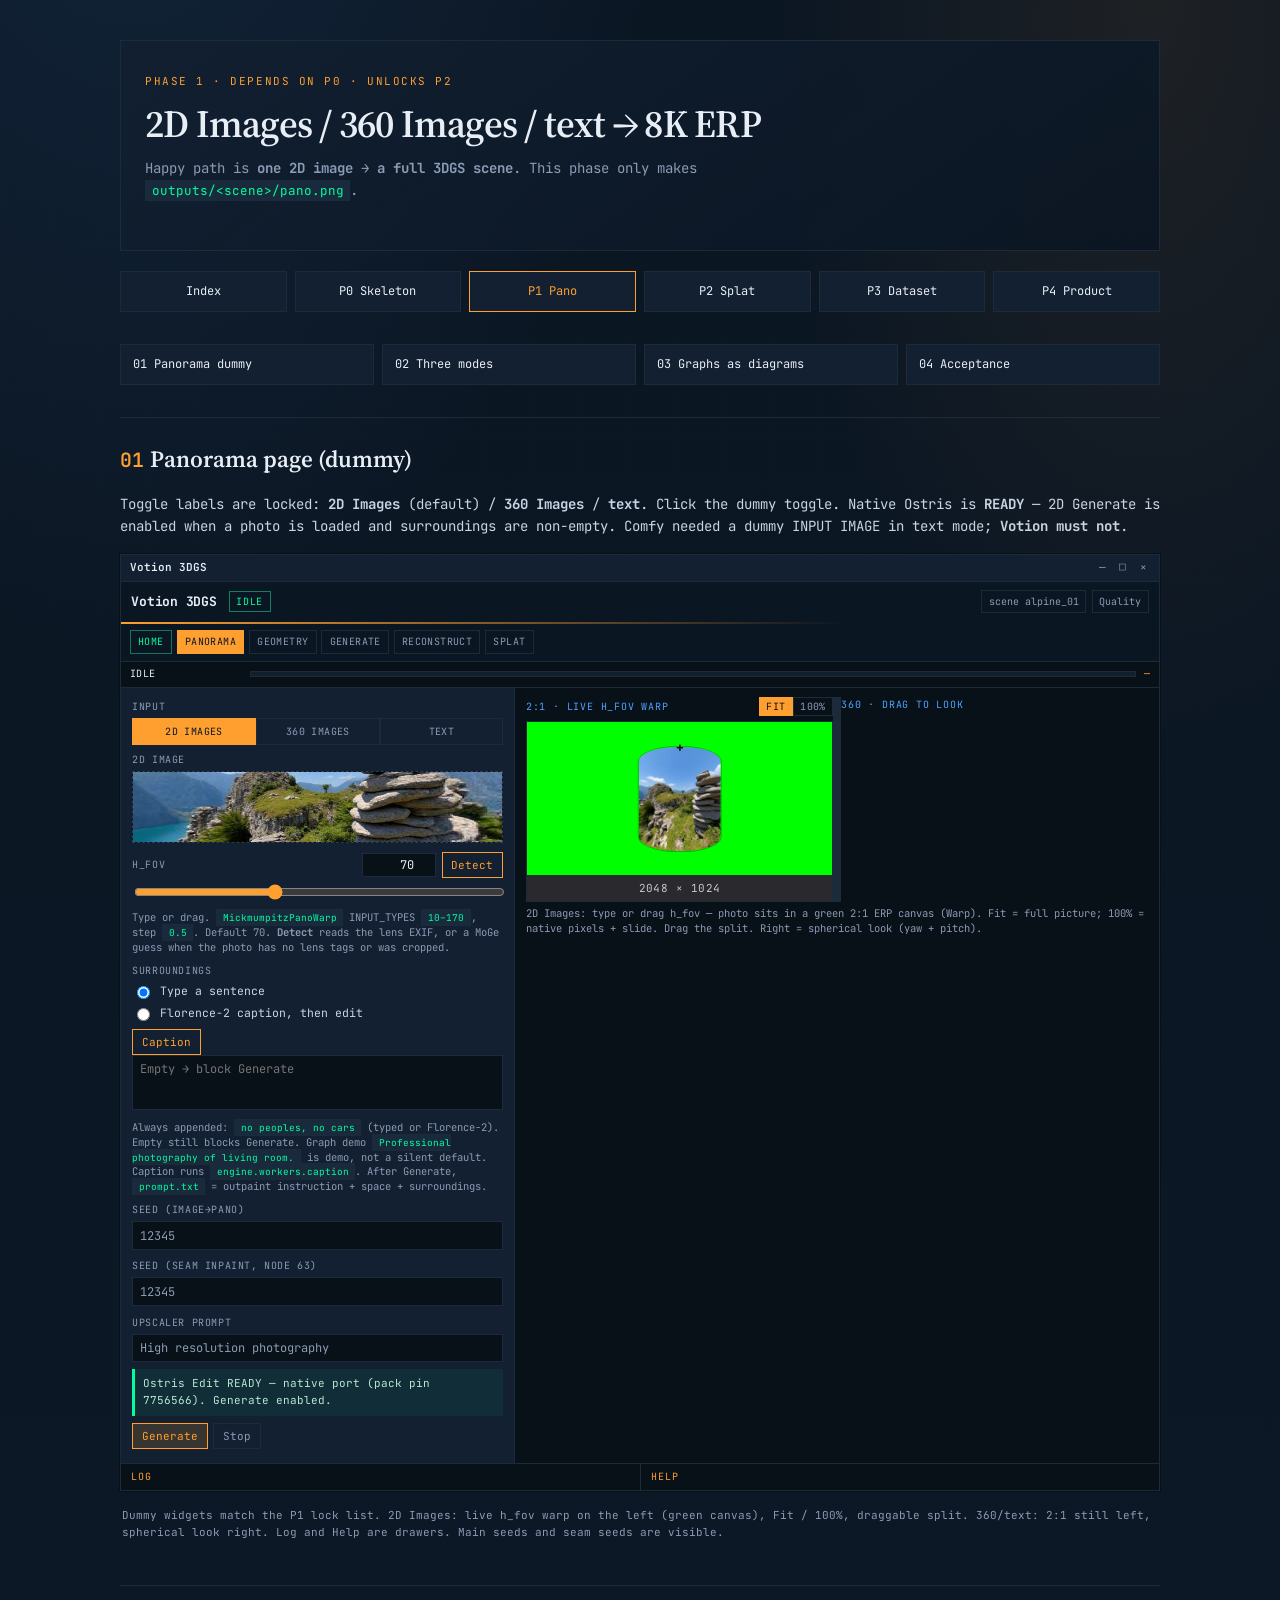
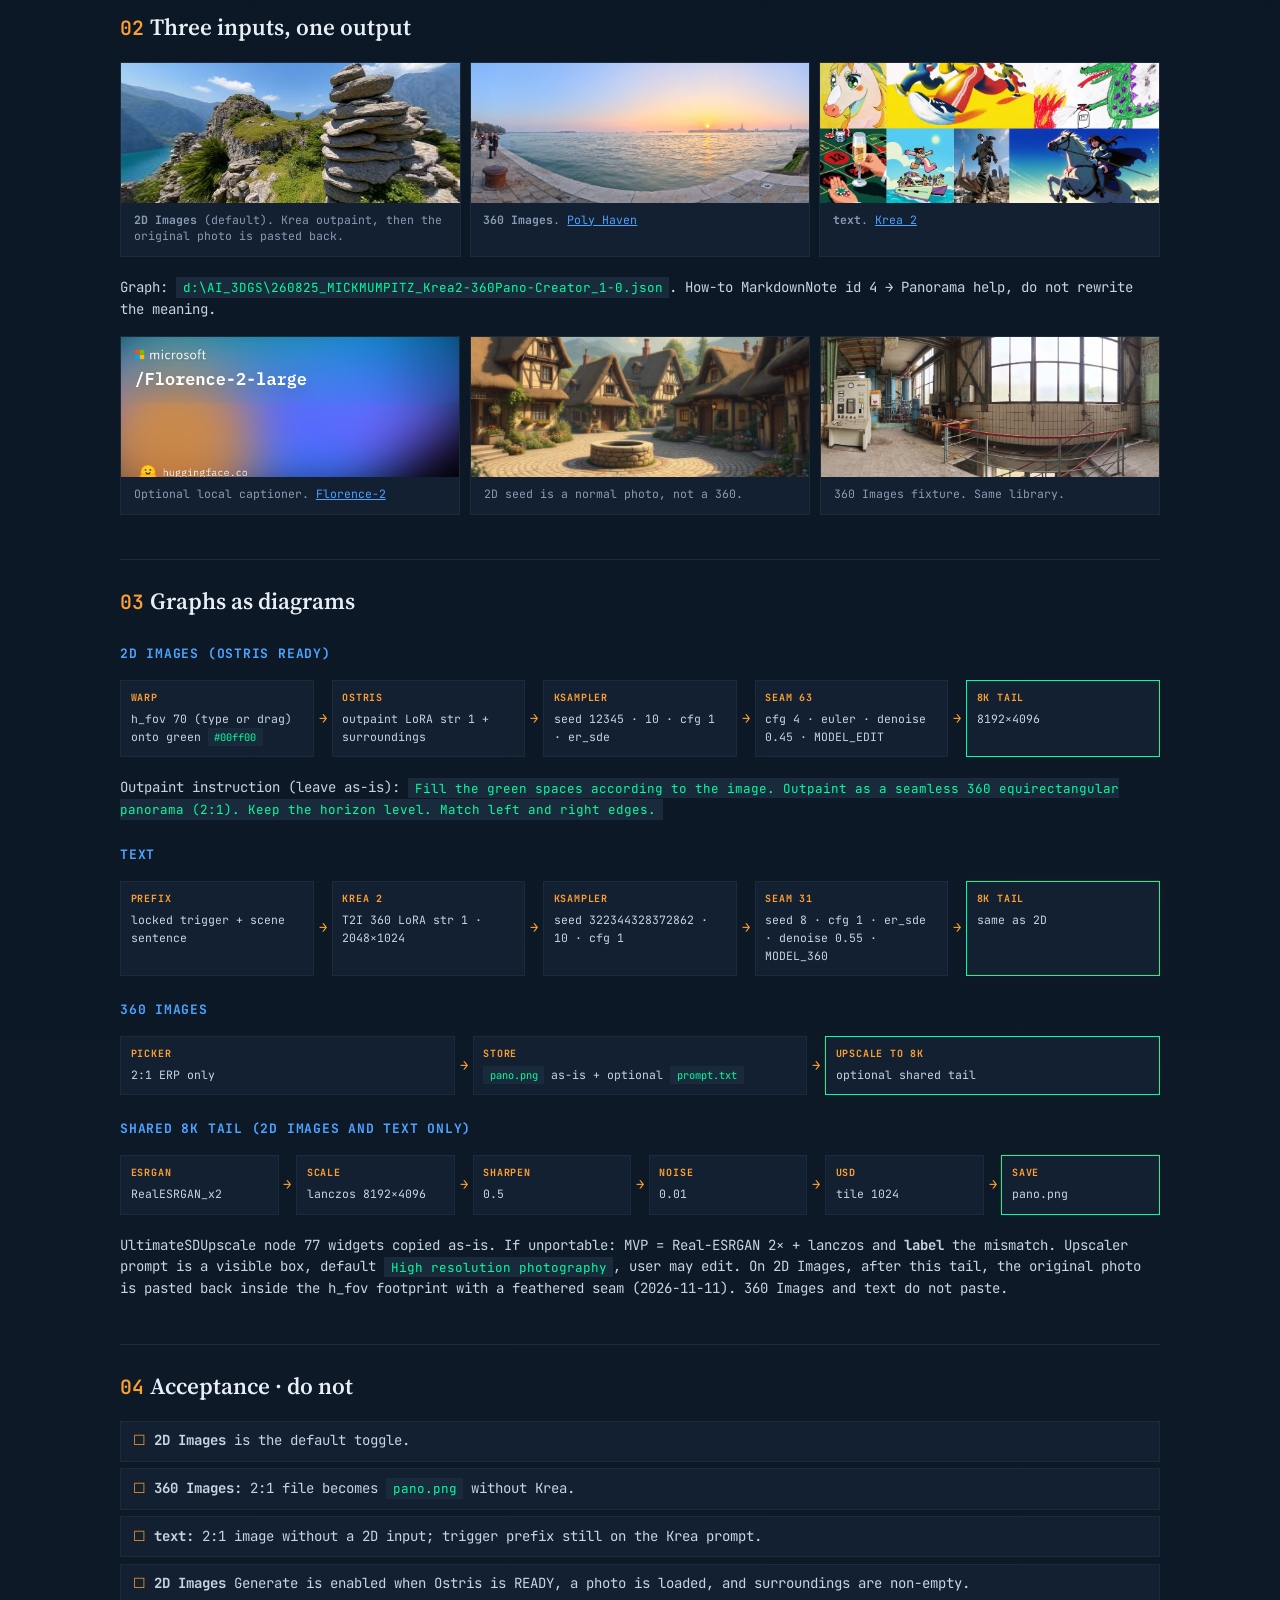
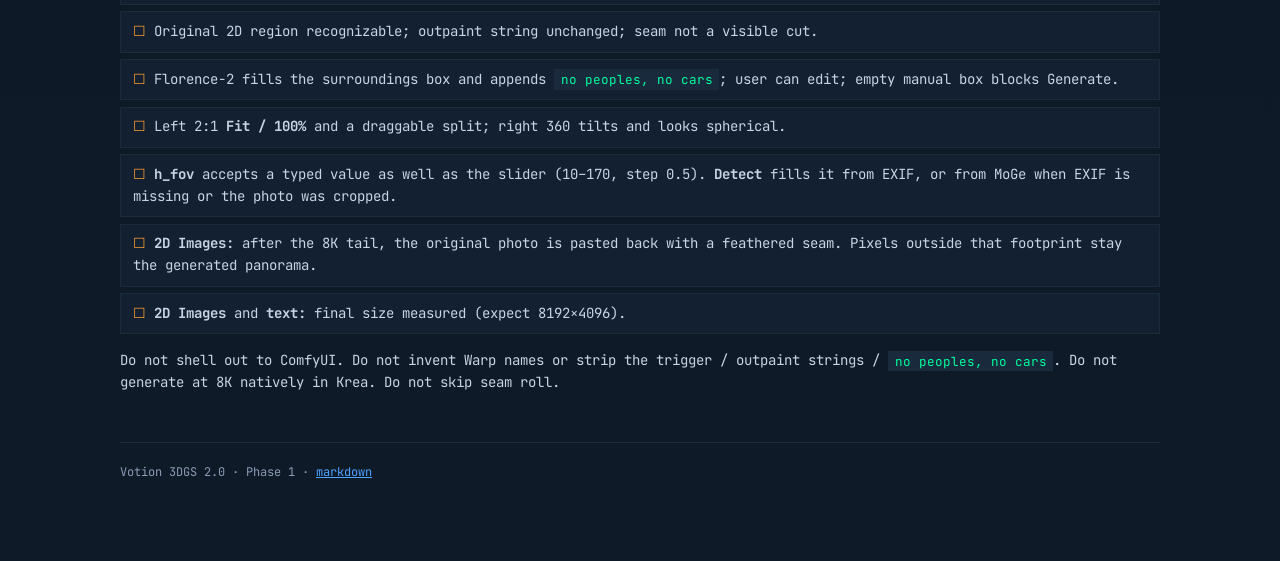
<file: Votion_3DGS_2.0_Phase1.html>
<!DOCTYPE html>
<html lang="en">
<head>
  <meta charset="utf-8" />
  <meta name="viewport" content="width=device-width, initial-scale=1" />
  <title>Votion 3DGS 2.0 — Phase 1 Pano (2D / 360 / text)</title>
  <link rel="preconnect" href="https://fonts.googleapis.com" />
  <link rel="preconnect" href="https://fonts.gstatic.com" crossorigin />
  <link href="https://fonts.googleapis.com/css2?family=JetBrains+Mono:wght@400;500;600;700&family=Source+Serif+4:opsz,wght@8..60,500;8..60,600&display=swap" rel="stylesheet" />
  <link rel="stylesheet" href="votion-plan.css?v=20260903c" />
</head>
<body>
  <div class="wrap">
    <header class="hero">
      <p class="eyebrow">Phase 1 · Depends on P0 · Unlocks P2</p>
      <h1>2D Images / 360 Images / text → 8K ERP</h1>
      <p class="tagline">
        Happy path is <strong>one 2D image → a full 3DGS scene</strong>. This phase only makes
        <code>outputs/&lt;scene&gt;/pano.png</code>.
      </p>
    </header>
    <nav class="phases">
      <a href="Votion_3DGS_2.0_Index.html">Index</a>
      <a href="Votion_3DGS_2.0_Phase0.html">P0 Skeleton</a>
      <a class="here" href="Votion_3DGS_2.0_Phase1.html">P1 Pano</a>
      <a href="Votion_3DGS_2.0_Phase2.html">P2 Splat</a>
      <a href="Votion_3DGS_2.0_Phase3.html">P3 Dataset</a>
      <a href="Votion_3DGS_2.0_Phase4.html">P4 Product</a>
    </nav>
    <nav class="toc">
      <a href="#ui">01 Panorama dummy</a>
      <a href="#modes">02 Three modes</a>
      <a href="#pipes">03 Graphs as diagrams</a>
      <a href="#accept">04 Acceptance</a>
    </nav>

    <section id="ui">
      <h2><span class="num">01</span>Panorama page (dummy)</h2>
      <p>
        Toggle labels are locked: <strong>2D Images</strong> (default) / <strong>360 Images</strong> / <strong>text</strong>.
        Click the dummy toggle. Native Ostris is <strong>READY</strong> — 2D Generate is enabled when a photo is loaded and surroundings are non-empty.
        Comfy needed a dummy INPUT IMAGE in text mode; <strong>Votion must not</strong>.
      </p>
      <div class="desk" aria-label="Dummy Panorama page">
        <div class="desk-win"><span><strong>Votion 3DGS</strong></span><span class="wbtn">— □ ×</span></div>
        <div class="desk-brand">
          <h3>Votion 3DGS</h3>
          <span class="live">idle</span>
          <div class="desk-meta"><span>scene alpine_01</span><span>Quality</span></div>
        </div>
        <div class="desk-stages">
          <a class="done" href="Votion_3DGS_2.0_Phase0.html">Home</a>
          <a class="on" href="Votion_3DGS_2.0_Phase1.html">Panorama</a>
          <a href="Votion_3DGS_2.0_Phase2.html#geo">Geometry</a>
          <a href="Votion_3DGS_2.0_Phase3.html#gen-ui">Generate</a>
          <a href="Votion_3DGS_2.0_Phase2.html#recon">Reconstruct</a>
          <a href="Votion_3DGS_2.0_Phase4.html">Splat</a>
        </div>
        <div class="job-strip">
          <span class="job-cap">idle</span>
          <div class="job-bar"><i style="width:0%"></i></div>
          <span class="job-pct">—</span>
        </div>
        <div class="desk-body">
          <div class="desk-rail">
            <label class="f-lab">Input</label>
            <div class="f-tog" id="mode-tog" role="tablist">
              <button type="button" class="on" data-mode="2d">2D Images</button>
              <button type="button" data-mode="360">360 Images</button>
              <button type="button" data-mode="text">text</button>
            </div>

            <div class="pane on" id="pane-2d">
              <label class="f-lab">2D image</label>
              <div class="f-drop"><img src="media/matrix3d-i2p.png" alt="Example 2D still" /></div>
              <div class="hfov-row">
                <label class="f-lab">h_fov</label>
                <span style="display:flex;gap:0.35rem;align-items:center">
                  <input class="f-in hfov-num" id="hfov-val" type="number" min="10" max="170" step="0.5" value="70" />
                  <button class="f-btn" type="button">Detect</button>
                </span>
              </div>
              <input class="f-range" id="hfov" type="range" min="10" max="170" step="0.5" value="70" />
              <p class="f-hint">Type or drag. <code>MickmumpitzPanoWarp</code> INPUT_TYPES <code>10–170</code>, step <code>0.5</code>. Default 70. <strong>Detect</strong> reads the lens EXIF, or a MoGe guess when the photo has no lens tags or was cropped.</p>
              <label class="f-lab">Surroundings</label>
              <div class="f-radio" id="surr-radios">
                <label><input type="radio" name="surr" value="type" checked /> Type a sentence</label>
                <label><input type="radio" name="surr" value="florence" /> Florence-2 caption, then edit</label>
              </div>
              <div class="f-row" id="caption-row" hidden>
                <button class="f-btn" id="caption-btn" type="button">Caption</button>
              </div>
              <textarea class="f-ta" id="surr-box" placeholder="Empty → block Generate"></textarea>
              <p class="f-hint">Always appended: <code>no peoples, no cars</code> (typed or Florence-2). Empty still blocks Generate. Graph demo <code>Professional photography of living room.</code> is demo, not a silent default. Caption runs <code>engine.workers.caption</code>. After Generate, <code>prompt.txt</code> = outpaint instruction + space + surroundings.</p>
              <label class="f-lab">Seed (IMAGE→PANO)</label>
              <input class="f-in" value="12345" readonly />
              <label class="f-lab">Seed (seam INPAINT, node 63)</label>
              <input class="f-in" value="12345" readonly />
              <label class="f-lab">Upscaler prompt</label>
              <input class="f-in" value="High resolution photography" readonly />
              <div class="f-ok">Ostris Edit READY — native port (pack pin 7756566). Generate enabled.</div>
              <div class="f-row">
                <button class="f-btn pri" type="button">Generate</button>
                <button class="f-btn ghost" type="button">Stop</button>
              </div>
            </div>

            <div class="pane" id="pane-360">
              <label class="f-lab">360 file (2:1 only)</label>
              <div class="f-drop">Drop ERP · reject non-2:1 · do not letterbox</div>
              <label class="f-lab">prompt.txt</label>
              <textarea class="f-ta" readonly>alpine village, mill, pond</textarea>
              <p class="f-hint">Empty is allowed here. Generate blocks an empty prompt. Store the file as-is even if it is not 8192 wide. Quality HiRes refuses other widths unless you Upscale to 8K.</p>
              <label class="f-lab">Upscaler prompt</label>
              <input class="f-in" value="High resolution photography" readonly />
              <div class="f-row">
                <button class="f-btn pri" type="button">Use as pano.png</button>
                <button class="f-btn" type="button">Upscale to 8K</button>
                <button class="f-btn ghost" type="button">Stop</button>
              </div>
            </div>

            <div class="pane" id="pane-text">
              <label class="f-lab">Trigger prefix (locked)</label>
              <span class="f-prefix">img-txt-2-360 A full 360 degree equirectangular panorama in 2:1 spherical projection,</span>
              <textarea class="f-ta" readonly>alpine village with a mill and a small pond</textarea>
              <p class="f-hint">User sentence after the comma. Empty scene → block Generate. No 2D image in this mode. After Generate, <code>prompt.txt</code> = locked prefix + sentence.</p>
              <label class="f-lab">prompt.txt</label>
              <textarea class="f-ta" readonly>img-txt-2-360 A full 360 degree equirectangular panorama in 2:1 spherical projection, alpine village with a mill and a small pond</textarea>
              <label class="f-lab">Seed (TEXT→PANO)</label>
              <input class="f-in" value="322344328372862" readonly />
              <label class="f-lab">Seed (seam INPAINT, node 31)</label>
              <input class="f-in" value="8" readonly />
              <label class="f-lab">Upscaler prompt</label>
              <input class="f-in" value="High resolution photography" readonly />
              <div class="f-row">
                <button class="f-btn pri" type="button">Generate</button>
                <button class="f-btn ghost" type="button">Stop</button>
              </div>
            </div>
          </div>
          <div class="desk-view">
            <div class="pano-split" id="pano-split">
              <div class="erp-pane" id="erp-pane">
                <div class="view-lbl-row">
                  <p class="view-lbl" id="left-lbl">2:1 · live h_fov warp</p>
                  <div class="f-tog tiny" id="erp-scale" role="tablist">
                    <button type="button" class="on" data-scale="fit">Fit</button>
                    <button type="button" data-scale="100">100%</button>
                  </div>
                </div>
                <div class="warp-wrap on" id="warp-wrap">
                  <div class="fov-stage">
                    <div class="fov-green" id="warp-preview" style="--patch: 28%">
                      <span class="fov-cross">+</span>
                      <div class="fov-window">
                        <img src="media/matrix3d-i2p.png" alt="2D photo placed on green ERP canvas" />
                      </div>
                    </div>
                    <div class="fov-bar">2048 × 1024</div>
                  </div>
                </div>
                <img class="erp-preview erp-result" id="erp-result" src="media/polyhaven-venice.png" alt="Unwrapped equirectangular still" />
              </div>
              <div class="pano-gutter" id="pano-gutter" title="Drag to resize"></div>
              <div>
                <p class="view-lbl">360 · drag to look</p>
                <div class="sphere-dummy photo" id="sphere-dummy" title="Drag to pan and tilt" role="img" aria-label="Dummy spherical 360 look"></div>
              </div>
            </div>
            <p class="f-hint" id="view-hint">2D Images: type or drag h_fov — photo sits in a green 2:1 ERP canvas (Warp). Fit = full picture; 100% = native pixels + slide. Drag the split. Right = spherical look (yaw + pitch).</p>
          </div>
        </div>
        <div class="desk-draws">
        <details class="desk-log-draw"><summary>Log</summary><div class="desk-log" id="pano-log">
          <b>STATUS // panorama</b><br />
          engine.workers.pano — one process, then exit. Florence-2 is engine.workers.caption (fills the box only).
        </div></details>
        <details class="desk-log-draw"><summary>Help</summary><div class="desk-log">
          <b>PANORAMA</b> · graph how-to (MarkdownNote id 4), Votion labels<br />
          Pick <strong>2D Images</strong> (photo on the sphere, Ostris + ERP outpaint), <strong>360 Images</strong> (load 2:1 ERP; skip Krea), or <strong>text</strong> (Krea 2 + 360 LoRA).
          2D Images: load the photo (thumbnail), type or drag h_fov (live warp on green), one sentence for the surroundings — always ends with <code>no peoples, no cars</code>.
          Left pane Fit / 100% + draggable split. Right 360 is spherical (yaw + pitch).
          text: scene sentence after the locked trigger prefix. After Generate, prompt.txt = prefix + sentence.
          Votion does not need a dummy 2D image in text mode. Ostris is READY.
        </div></details>
        </div>
      </div>
      <p class="desk-cap">Dummy widgets match the P1 lock list. 2D Images: live h_fov warp on the left (green canvas), Fit / 100%, draggable split. 360/text: 2:1 still left, spherical look right. Log and Help are drawers. Main seeds and seam seeds are visible.</p>
    </section>

    <section id="modes">
      <h2><span class="num">02</span>Three inputs, one output</h2>
      <div class="mode-grid">
        <figure class="fig">
          <img src="media/matrix3d-i2p.png" alt="Single 2D photo as the start of a 3D scene" />
          <figcaption><strong>2D Images</strong> (default). Krea outpaint, then the original photo is pasted back.</figcaption>
        </figure>
        <figure class="fig erp">
          <img src="media/polyhaven-venice.png" alt="Equirectangular 360 HDRI" />
          <figcaption><strong>360 Images</strong>. <a href="https://polyhaven.com/hdris">Poly Haven</a></figcaption>
        </figure>
        <figure class="fig">
          <img src="media/krea2-hero.jpg" alt="Krea 2 generated panorama-style still" />
          <figcaption><strong>text</strong>. <a href="https://www.krea.ai/blog/krea-2-technical-report">Krea 2</a></figcaption>
        </figure>
      </div>
      <p>Graph: <code>d:\AI_3DGS\260825_MICKMUMPITZ_Krea2-360Pano-Creator_1-0.json</code>. How-to MarkdownNote id 4 → Panorama help, do not rewrite the meaning.</p>
      <div class="fig-grid">
        <figure class="fig">
          <img src="media/florence2-hf.png" alt="Microsoft Florence-2 model card still" />
          <figcaption>Optional local captioner. <a href="https://huggingface.co/microsoft/Florence-2-large">Florence-2</a></figcaption>
        </figure>
        <figure class="fig">
          <img src="media/matrix3d-i2p-b.png" alt="Second 2D-to-scene example" />
          <figcaption>2D seed is a normal photo, not a 360.</figcaption>
        </figure>
        <figure class="fig erp">
          <img src="media/polyhaven-peppermint.png" alt="Poly Haven Peppermint Powerplant HDRI" />
          <figcaption>360 Images fixture. Same library.</figcaption>
        </figure>
      </div>
    </section>

    <section id="pipes">
      <h2><span class="num">03</span>Graphs as diagrams</h2>
      <h3>2D Images (Ostris READY)</h3>
      <div class="pipe">
        <div class="pipe-node"><b>Warp</b>h_fov 70 (type or drag) onto green <code>#00ff00</code></div>
        <div class="pipe-arr">→</div>
        <div class="pipe-node"><b>Ostris</b>outpaint LoRA str 1 + surroundings</div>
        <div class="pipe-arr">→</div>
        <div class="pipe-node"><b>KSampler</b>seed 12345 · 10 · cfg 1 · er_sde</div>
        <div class="pipe-arr">→</div>
        <div class="pipe-node"><b>Seam 63</b>cfg 4 · euler · denoise 0.45 · MODEL_EDIT</div>
        <div class="pipe-arr">→</div>
        <div class="pipe-node out"><b>8K tail</b>8192×4096</div>
      </div>
      <p>Outpaint instruction (leave as-is):
        <code>Fill the green spaces according to the image. Outpaint as a seamless 360 equirectangular panorama (2:1). Keep the horizon level. Match left and right edges.</code>
      </p>
      <h3>text</h3>
      <div class="pipe">
        <div class="pipe-node"><b>Prefix</b>locked trigger + scene sentence</div>
        <div class="pipe-arr">→</div>
        <div class="pipe-node"><b>Krea 2</b>T2I 360 LoRA str 1 · 2048×1024</div>
        <div class="pipe-arr">→</div>
        <div class="pipe-node"><b>KSampler</b>seed 322344328372862 · 10 · cfg 1</div>
        <div class="pipe-arr">→</div>
        <div class="pipe-node"><b>Seam 31</b>seed 8 · cfg 1 · er_sde · denoise 0.55 · MODEL_360</div>
        <div class="pipe-arr">→</div>
        <div class="pipe-node out"><b>8K tail</b>same as 2D</div>
      </div>
      <h3>360 Images</h3>
      <div class="pipe">
        <div class="pipe-node"><b>Picker</b>2:1 ERP only</div>
        <div class="pipe-arr">→</div>
        <div class="pipe-node"><b>Store</b><code>pano.png</code> as-is + optional <code>prompt.txt</code></div>
        <div class="pipe-arr">→</div>
        <div class="pipe-node out"><b>Upscale to 8K</b>optional shared tail</div>
      </div>
      <h3>Shared 8K tail (2D Images and text only)</h3>
      <div class="pipe">
        <div class="pipe-node"><b>ESRGAN</b>RealESRGAN_x2</div>
        <div class="pipe-arr">→</div>
        <div class="pipe-node"><b>Scale</b>lanczos 8192×4096</div>
        <div class="pipe-arr">→</div>
        <div class="pipe-node"><b>Sharpen</b>0.5</div>
        <div class="pipe-arr">→</div>
        <div class="pipe-node"><b>Noise</b>0.01</div>
        <div class="pipe-arr">→</div>
        <div class="pipe-node"><b>USD</b>tile 1024</div>
        <div class="pipe-arr">→</div>
        <div class="pipe-node out"><b>Save</b>pano.png</div>
      </div>
      <p>
        UltimateSDUpscale node 77 widgets copied as-is. If unportable: MVP = Real-ESRGAN 2× + lanczos and <strong>label</strong> the mismatch.
        Upscaler prompt is a visible box, default <code>High resolution photography</code>, user may edit.
        On 2D Images, after this tail, the original photo is pasted back inside the h_fov footprint with a feathered seam (2026-11-11). 360 Images and text do not paste.
      </p>
    </section>

    <section id="accept">
      <h2><span class="num">04</span>Acceptance · do not</h2>
      <ul class="check">
        <li><strong>2D Images</strong> is the default toggle.</li>
        <li><strong>360 Images:</strong> 2:1 file becomes <code>pano.png</code> without Krea.</li>
        <li><strong>text:</strong> 2:1 image without a 2D input; trigger prefix still on the Krea prompt.</li>
        <li><strong>2D Images</strong> Generate is enabled when Ostris is READY, a photo is loaded, and surroundings are non-empty.</li>
        <li>Original 2D region recognizable; outpaint string unchanged; seam not a visible cut.</li>
        <li>Florence-2 fills the surroundings box and appends <code>no peoples, no cars</code>; user can edit; empty manual box blocks Generate.</li>
        <li>Left 2:1 <strong>Fit / 100%</strong> and a draggable split; right 360 tilts and looks spherical.</li>
        <li><strong>h_fov</strong> accepts a typed value as well as the slider (10–170, step 0.5). <strong>Detect</strong> fills it from EXIF, or from MoGe when EXIF is missing or the photo was cropped.</li>
        <li><strong>2D Images:</strong> after the 8K tail, the original photo is pasted back with a feathered seam. Pixels outside that footprint stay the generated panorama.</li>
        <li><strong>2D Images</strong> and <strong>text:</strong> final size measured (expect 8192×4096).</li>
      </ul>
      <p>Do not shell out to ComfyUI. Do not invent Warp names or strip the trigger / outpaint strings / <code>no peoples, no cars</code>. Do not generate at 8K natively in Krea. Do not skip seam roll.</p>
    </section>
    <footer>Votion 3DGS 2.0 · Phase 1 · <a href="Votion_3DGS_2.0_Phase1.md">markdown</a></footer>
  </div>
  <script>
    (function () {
      var tog = document.getElementById("mode-tog");
      var hint = document.getElementById("view-hint");
      var log = document.getElementById("pano-log");
      var warp = document.getElementById("warp-wrap");
      var result = document.getElementById("erp-result");
      var leftLbl = document.getElementById("left-lbl");
      var sphere = document.getElementById("sphere-dummy");
      var hints = {
        "2d": "2D Images: type or drag h_fov — photo sits on the green 2:1 ERP canvas. Fit = full picture; 100% = native pixels + slide. Drag the split. Right = spherical look (yaw + pitch).",
        "360": "360 Images: store as pano.png. Optional Upscale to 8K. Keep the upscaler prompt. Right is a spherical look.",
        "text": "text: no 2D image. Prefix stays locked. After Generate, prompt.txt = prefix + scene sentence. Right is a spherical look."
      };
      function showMode(mode) {
        if (warp) warp.classList.toggle("on", mode === "2d");
        if (result) result.classList.toggle("on", mode !== "2d");
        if (leftLbl) leftLbl.textContent = mode === "2d" ? "2:1 · live h_fov warp" : "2:1 ERP";
        if (sphere) sphere.classList.toggle("photo", mode === "2d");
        if (hint) hint.textContent = hints[mode];
        if (log) log.innerHTML = "<b>STATUS // panorama</b><br />mode " + mode;
      }
      if (tog) {
        tog.addEventListener("click", function (e) {
          var btn = e.target.closest("button[data-mode]");
          if (!btn) return;
          tog.querySelectorAll("button").forEach(function (b) { b.classList.toggle("on", b === btn); });
          var mode = btn.getAttribute("data-mode");
          document.querySelectorAll(".pane").forEach(function (p) {
            p.classList.toggle("on", p.id === "pane-" + mode);
          });
          showMode(mode);
        });
      }
      var sl = document.getElementById("hfov");
      var val = document.getElementById("hfov-val");
      var box = document.getElementById("warp-preview");
      function clampHfov(v) {
        var n = Number(v);
        if (isNaN(n)) n = 70;
        return Math.min(170, Math.max(10, n));
      }
      function patch(v) {
        return (12 + (clampHfov(v) - 10) / 160 * 40).toFixed(1) + "%";
      }
      function applyHfov(v) {
        var n = clampHfov(v);
        if (sl) sl.value = String(n);
        if (val) val.value = String(n);
        if (box) box.style.setProperty("--patch", patch(n));
      }
      if (sl && box) {
        sl.addEventListener("input", function () { applyHfov(sl.value); });
        applyHfov(sl.value);
      }
      if (val) {
        val.addEventListener("change", function () { applyHfov(val.value); });
      }
      var scaleTog = document.getElementById("erp-scale");
      var erpPane = document.getElementById("erp-pane");
      if (scaleTog && erpPane) {
        scaleTog.addEventListener("click", function (e) {
          var btn = e.target.closest("button[data-scale]");
          if (!btn) return;
          scaleTog.querySelectorAll("button").forEach(function (b) { b.classList.toggle("on", b === btn); });
          erpPane.classList.toggle("is-100", btn.getAttribute("data-scale") === "100");
        });
      }
      var gutter = document.getElementById("pano-gutter");
      var split = document.getElementById("pano-split");
      if (gutter && split) {
        gutter.addEventListener("pointerdown", function (e) {
          e.preventDefault();
          var startX = e.clientX;
          var start = split.getBoundingClientRect();
          var left0 = start.width * 0.5;
          function move(ev) {
            var dx = ev.clientX - startX;
            var left = Math.min(start.width - 88, Math.max(80, left0 + dx));
            var right = start.width - left - 8;
            split.style.gridTemplateColumns = left + "px 8px " + right + "px";
          }
          function up() {
            window.removeEventListener("pointermove", move);
            window.removeEventListener("pointerup", up);
          }
          window.addEventListener("pointermove", move);
          window.addEventListener("pointerup", up);
        });
      }
      var surr = document.getElementById("surr-radios");
      var capRow = document.getElementById("caption-row");
      var capBtn = document.getElementById("caption-btn");
      var surrBox = document.getElementById("surr-box");
      if (surr && capRow) {
        surr.addEventListener("change", function (e) {
          var t = e.target;
          if (!t || t.name !== "surr") return;
          capRow.hidden = t.value !== "florence";
        });
      }
      if (capBtn && surrBox) {
        capBtn.addEventListener("click", function () {
          surrBox.value = "[Florence-2] edit this sentence before Generate, no peoples, no cars";
          if (log) log.innerHTML = "<b>STATUS // caption</b><br />engine.workers.caption filled the surroundings box.";
        });
      }
    })();
  </script>
</body>
</html>
</file>
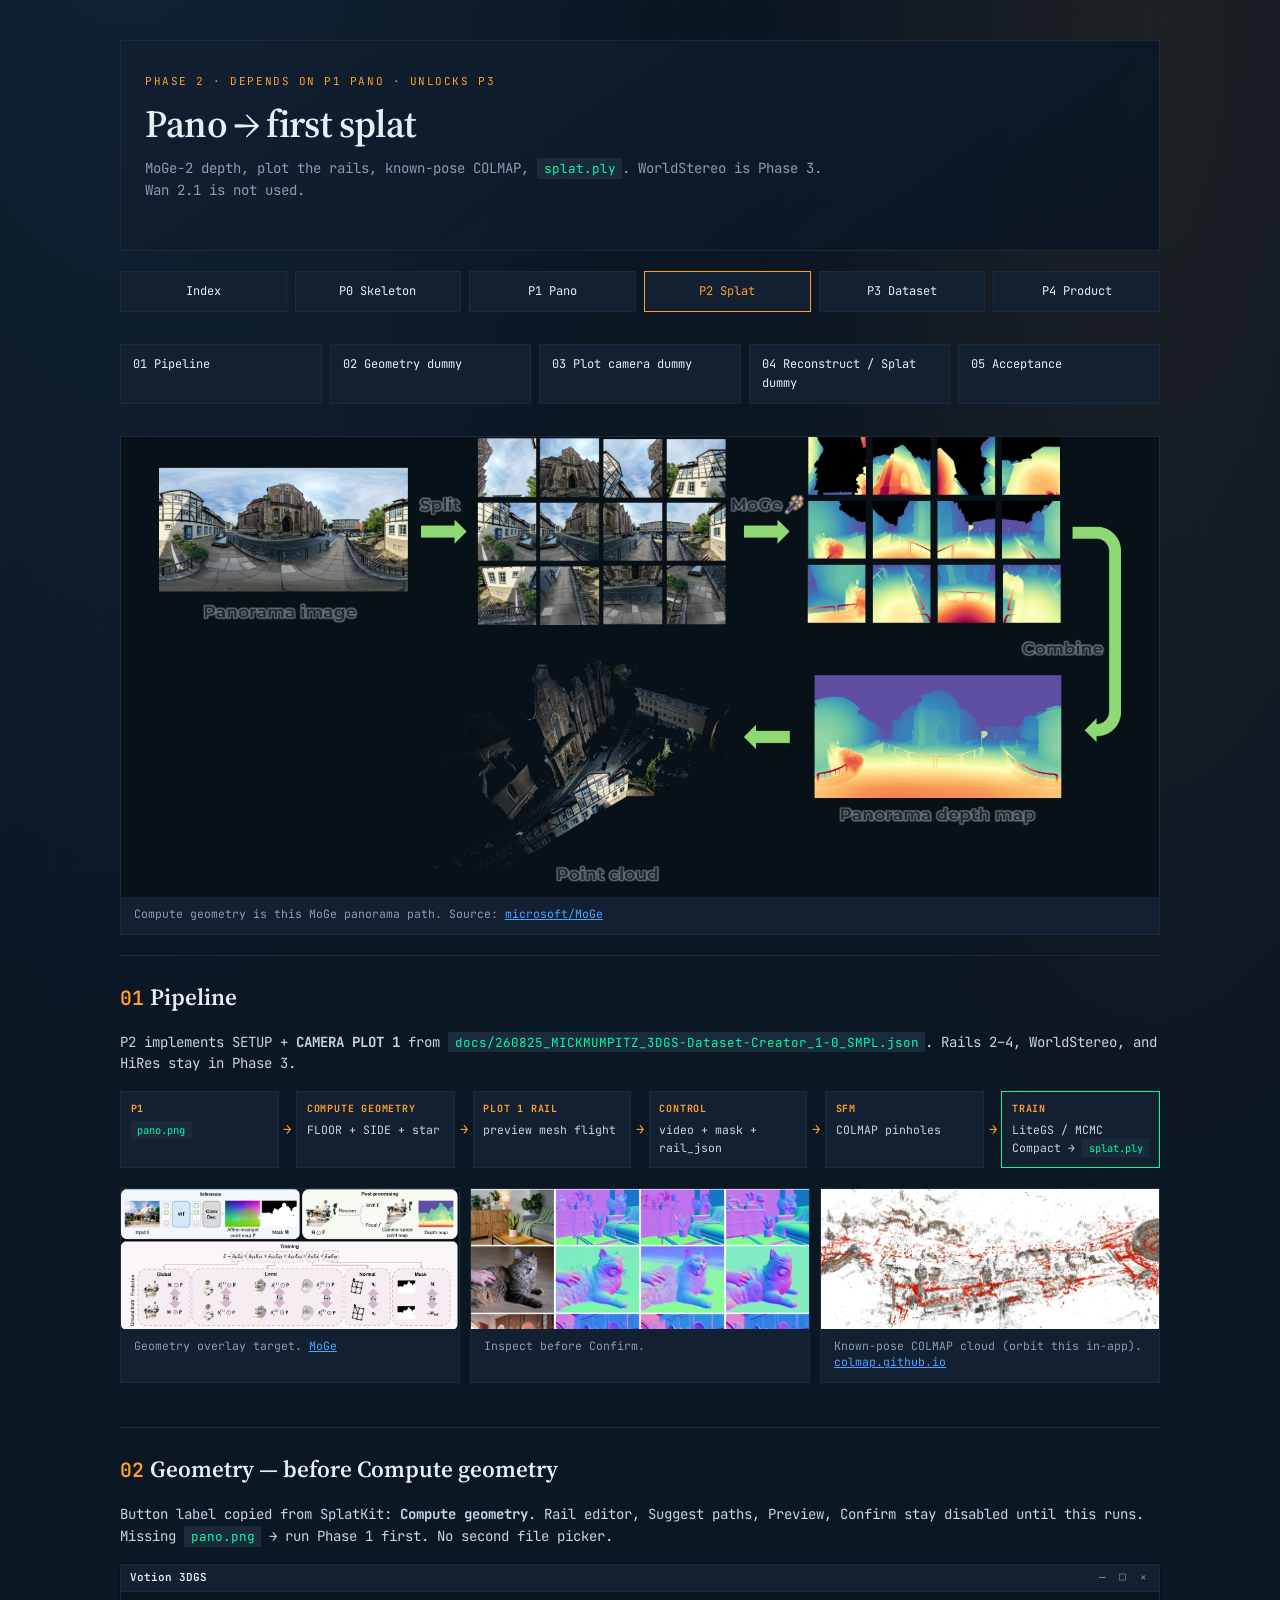
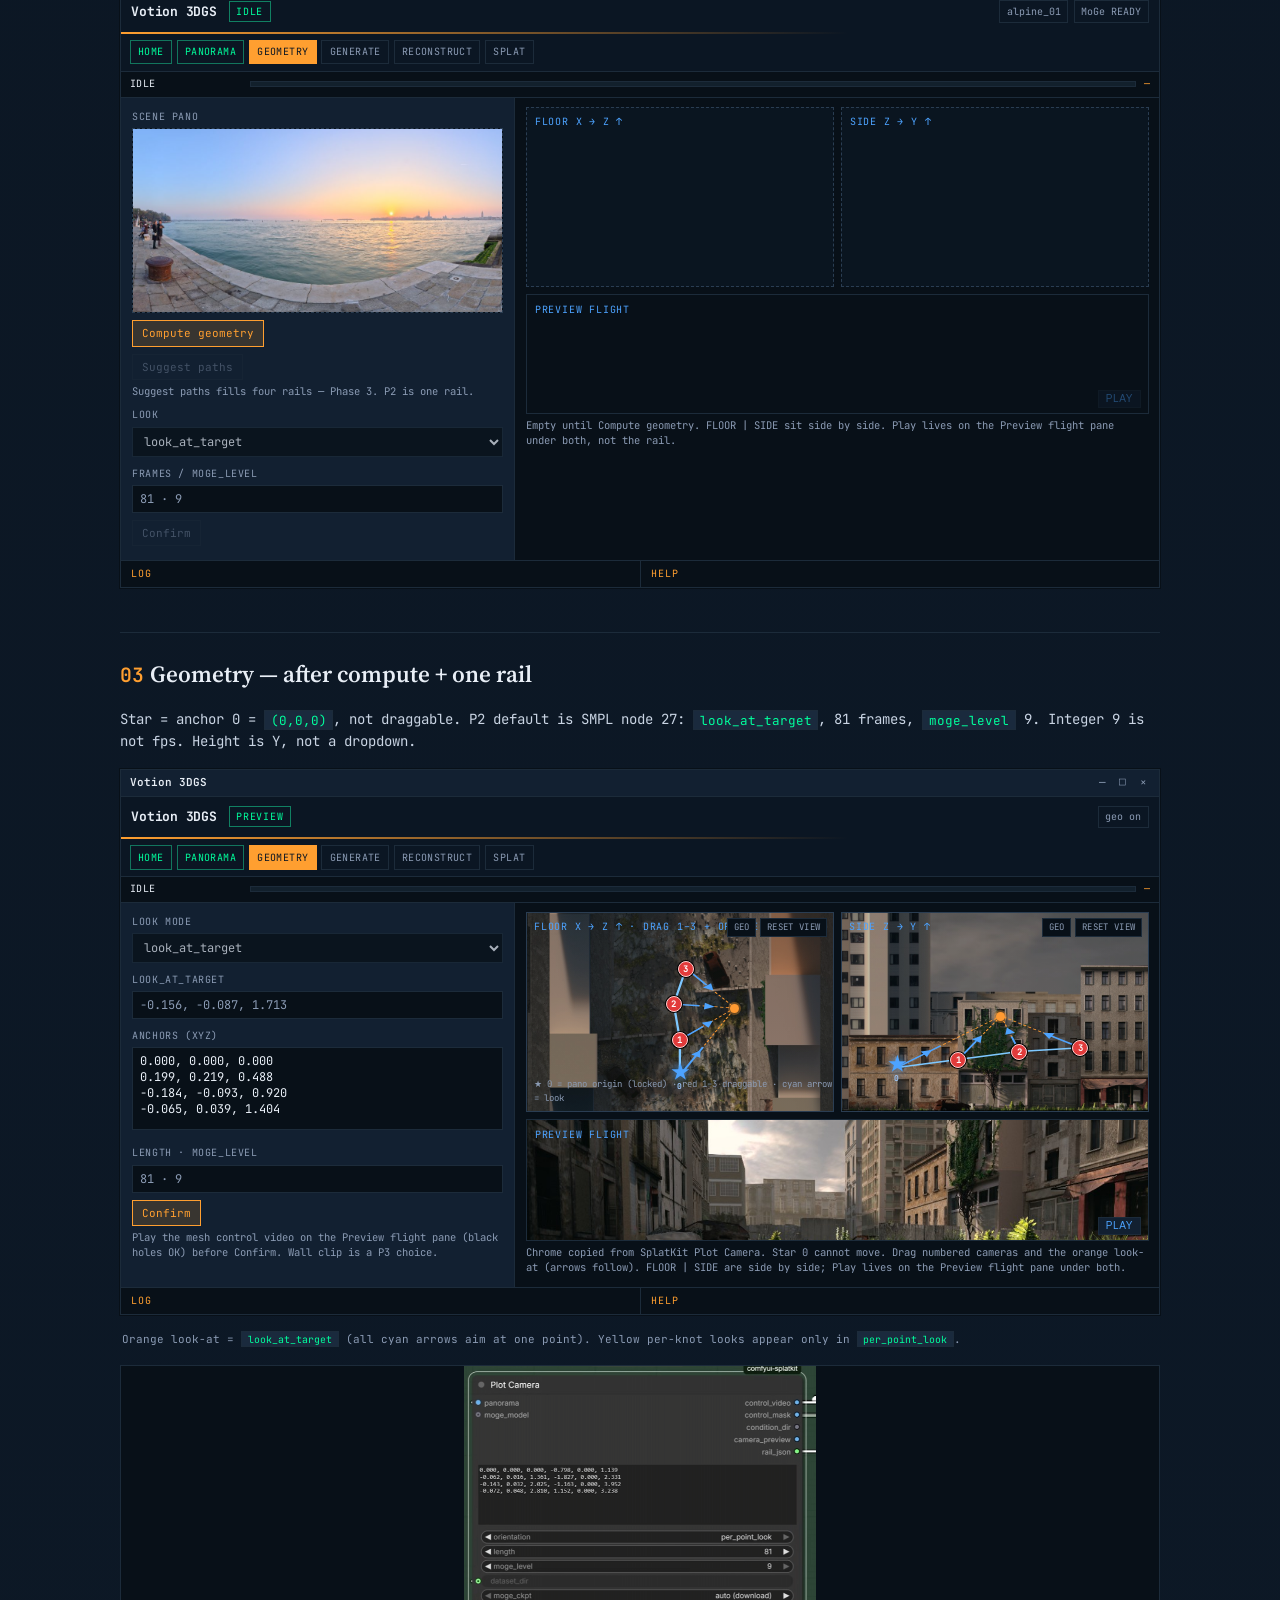
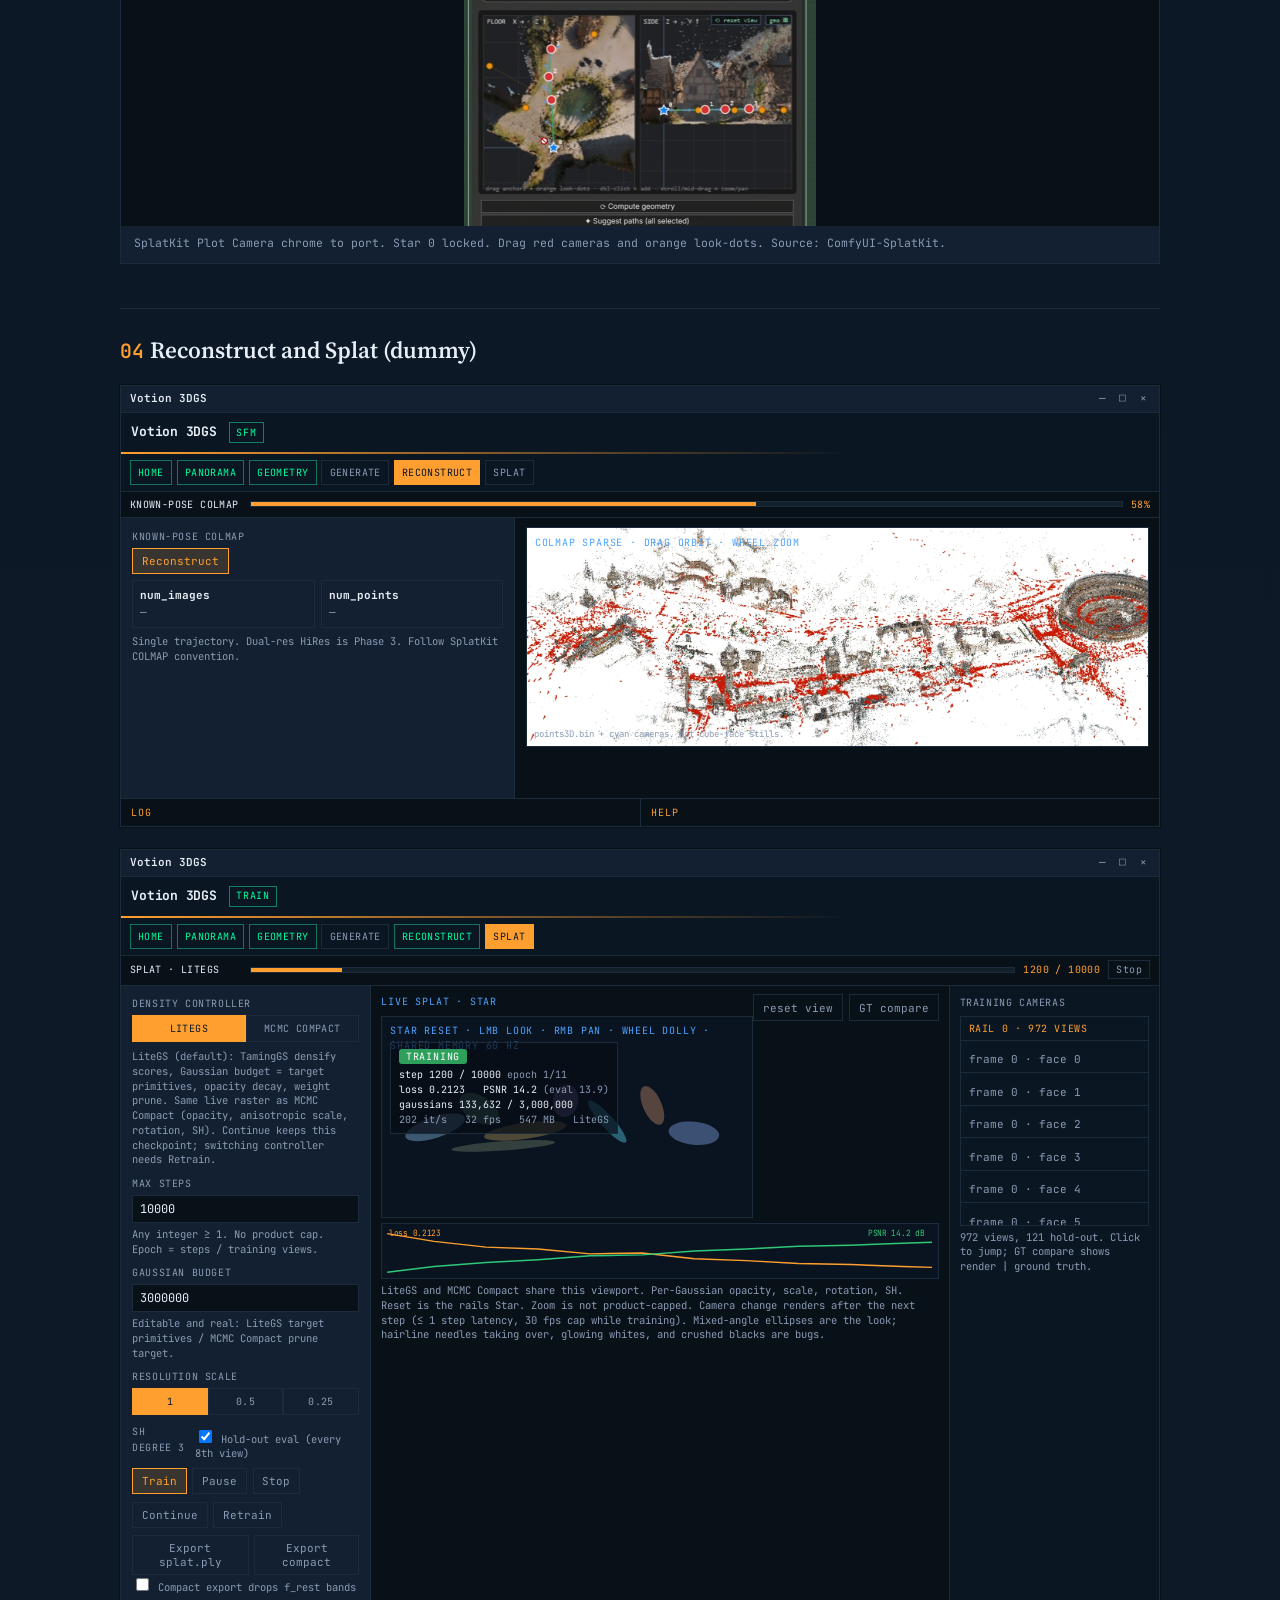
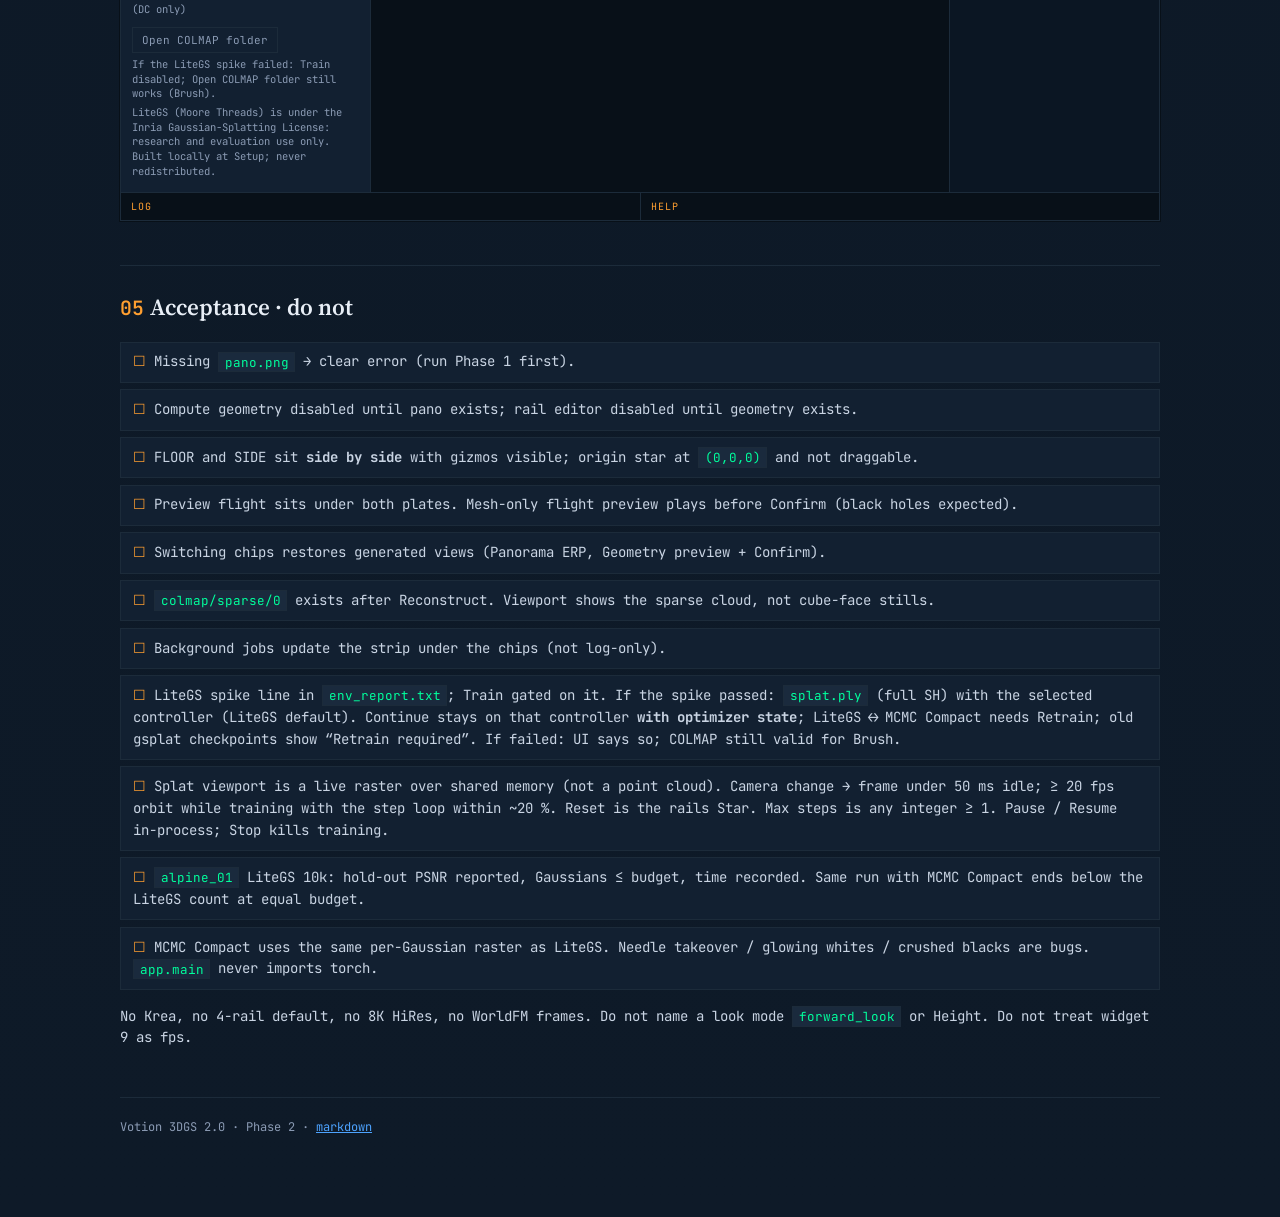
<file: Votion_3DGS_2.0_Phase2.html>
<!DOCTYPE html>
<html lang="en">
<head>
  <meta charset="utf-8" />
  <meta name="viewport" content="width=device-width, initial-scale=1" />
  <title>Votion 3DGS 2.0 — Phase 2 First splat</title>
  <link rel="preconnect" href="https://fonts.googleapis.com" />
  <link rel="preconnect" href="https://fonts.gstatic.com" crossorigin />
  <link href="https://fonts.googleapis.com/css2?family=JetBrains+Mono:wght@400;500;600;700&family=Source+Serif+4:opsz,wght@8..60,500;8..60,600&display=swap" rel="stylesheet" />
  <link rel="stylesheet" href="votion-plan.css?v=20260905a" />
</head>
<body>
  <div class="wrap">
    <header class="hero">
      <p class="eyebrow">Phase 2 · Depends on P1 pano · Unlocks P3</p>
      <h1>Pano → first splat</h1>
      <p class="tagline">MoGe-2 depth, plot the rails, known-pose COLMAP, <code>splat.ply</code>. WorldStereo is Phase 3. Wan 2.1 is not used.</p>
    </header>
    <nav class="phases">
      <a href="Votion_3DGS_2.0_Index.html">Index</a>
      <a href="Votion_3DGS_2.0_Phase0.html">P0 Skeleton</a>
      <a href="Votion_3DGS_2.0_Phase1.html">P1 Pano</a>
      <a class="here" href="Votion_3DGS_2.0_Phase2.html">P2 Splat</a>
      <a href="Votion_3DGS_2.0_Phase3.html">P3 Dataset</a>
      <a href="Votion_3DGS_2.0_Phase4.html">P4 Product</a>
    </nav>
    <nav class="toc">
      <a href="#pipe">01 Pipeline</a>
      <a href="#geo">02 Geometry dummy</a>
      <a href="#plot">03 Plot camera dummy</a>
      <a href="#recon">04 Reconstruct / Splat dummy</a>
      <a href="#accept">05 Acceptance</a>
    </nav>

    <figure class="fig contain">
      <img src="media/moge-pano-pipeline.png" alt="MoGe 360 panorama inference pipeline: split ERP into views, estimate geometry, recombine" />
      <figcaption>
        Compute geometry is this MoGe panorama path.
        Source: <a href="https://github.com/microsoft/MoGe">microsoft/MoGe</a>
      </figcaption>
    </figure>

    <section id="pipe">
      <h2><span class="num">01</span>Pipeline</h2>
      <p>
        P2 implements SETUP + <strong>CAMERA PLOT 1</strong> from
        <code>docs/260825_MICKMUMPITZ_3DGS-Dataset-Creator_1-0_SMPL.json</code>.
        Rails 2–4, WorldStereo, and HiRes stay in Phase 3.
      </p>
      <div class="pipe">
        <div class="pipe-node"><b>P1</b><code>pano.png</code></div>
        <div class="pipe-arr">→</div>
        <div class="pipe-node"><b>Compute geometry</b>FLOOR + SIDE + star</div>
        <div class="pipe-arr">→</div>
        <div class="pipe-node"><b>Plot 1 rail</b>preview mesh flight</div>
        <div class="pipe-arr">→</div>
        <div class="pipe-node"><b>Control</b>video + mask + rail_json</div>
        <div class="pipe-arr">→</div>
        <div class="pipe-node"><b>SfM</b>COLMAP pinholes</div>
        <div class="pipe-arr">→</div>
        <div class="pipe-node out"><b>Train</b>LiteGS / MCMC Compact → <code>splat.ply</code></div>
      </div>
      <div class="fig-grid">
        <figure class="fig">
          <img src="media/moge-page-overview.png" alt="MoGe page overview of predicted point maps" />
          <figcaption>Geometry overlay target. <a href="https://github.com/microsoft/MoGe">MoGe</a></figcaption>
        </figure>
        <figure class="fig">
          <img src="media/moge-normals.jpg" alt="MoGe predicted surface normals" />
          <figcaption>Inspect before Confirm.</figcaption>
        </figure>
        <figure class="fig">
          <img src="media/colmap-sparse.webp" alt="COLMAP sparse reconstruction example" />
          <figcaption>Known-pose COLMAP cloud (orbit this in-app). <a href="https://colmap.github.io/">colmap.github.io</a></figcaption>
        </figure>
      </div>
    </section>

    <section id="geo">
      <h2><span class="num">02</span>Geometry — before Compute geometry</h2>
      <p>
        Button label copied from SplatKit: <strong>Compute geometry</strong>.
        Rail editor, Suggest paths, Preview, Confirm stay disabled until this runs.
        Missing <code>pano.png</code> → run Phase 1 first. No second file picker.
      </p>
      <div class="desk">
        <div class="desk-win"><span><strong>Votion 3DGS</strong></span><span class="wbtn">— □ ×</span></div>
        <div class="desk-brand">
          <h3>Votion 3DGS</h3>
          <span class="live">idle</span>
          <div class="desk-meta"><span>alpine_01</span><span>MoGe READY</span></div>
        </div>
        <div class="desk-stages">
          <a class="done" href="Votion_3DGS_2.0_Phase0.html">Home</a>
          <a class="done" href="Votion_3DGS_2.0_Phase1.html">Panorama</a>
          <a class="on" href="Votion_3DGS_2.0_Phase2.html#geo">Geometry</a>
          <a href="Votion_3DGS_2.0_Phase3.html#gen-ui">Generate</a>
          <a href="Votion_3DGS_2.0_Phase2.html#recon">Reconstruct</a>
          <a href="Votion_3DGS_2.0_Phase4.html">Splat</a>
        </div>
        <div class="job-strip">
          <span class="job-cap">idle</span>
          <div class="job-bar"><i style="width:0%"></i></div>
          <span class="job-pct">—</span>
        </div>
        <div class="desk-body">
          <div class="desk-rail">
            <label class="f-lab">Scene pano</label>
            <div class="f-drop" style="min-height:48px;aspect-ratio:2/1;padding:0;overflow:hidden">
              <img src="media/polyhaven-venice.png" alt="Loaded pano strip" style="max-height:none;height:100%;object-fit:cover" />
            </div>
            <div class="f-row">
              <button class="f-btn pri" type="button">Compute geometry</button>
            </div>
            <div class="f-row">
              <button class="f-btn dis" type="button" disabled>Suggest paths</button>
            </div>
            <p class="f-hint">Suggest paths fills four rails — Phase 3. P2 is one rail.</p>
            <label class="f-lab">Look</label>
            <select class="f-sel" disabled>
              <option>look_at_target</option>
            </select>
            <label class="f-lab">Frames / moge_level</label>
            <input class="f-in" value="81 · 9" readonly />
            <div class="f-row">
              <button class="f-btn dis" type="button" disabled>Confirm</button>
            </div>
          </div>
          <div class="desk-view">
            <div class="geo-view">
              <div class="panel"><span class="lbl">FLOOR X → Z ↑</span></div>
              <div class="panel"><span class="lbl">SIDE Z → Y ↑</span></div>
              <div class="preview-flight">
                <span class="lbl">Preview flight</span>
                <button class="play" type="button" disabled>Play</button>
              </div>
            </div>
            <p class="f-hint">Empty until Compute geometry. FLOOR | SIDE sit side by side. Play lives on the Preview flight pane under both, not the rail.</p>
          </div>
        </div>
        <div class="desk-draws">
        <details class="desk-log-draw"><summary>Log</summary><div class="desk-log"><b>STATUS // geometry</b><br />Connect a panorama and click Compute geometry. Rail editor locked.</div></details>
        <details class="desk-log-draw"><summary>Help</summary><div class="desk-log">
          <b>GEOMETRY</b><br />
          Compute geometry first. FLOOR / SIDE / Preview stay empty until then.
          Then drag knots and look arrows. Star is origin, not draggable.
          look_forward + drag arrow switches that rail to per_point_look.
          Preview flight sits under the FLOOR | SIDE pair (side by side). Confirm gates Reconstruct.
        </div></details>
        </div>
      </div>
    </section>

    <section id="plot">
      <h2><span class="num">03</span>Geometry — after compute + one rail</h2>
      <p>
        Star = anchor 0 = <code>(0,0,0)</code>, not draggable.
        P2 default is SMPL node 27: <code>look_at_target</code>, 81 frames, <code>moge_level</code> 9.
        Integer 9 is not fps. Height is Y, not a dropdown.
      </p>
      <div class="desk">
        <div class="desk-win"><span><strong>Votion 3DGS</strong></span><span class="wbtn">— □ ×</span></div>
        <div class="desk-brand">
          <h3>Votion 3DGS</h3>
          <span class="live">preview</span>
          <div class="desk-meta"><span>geo on</span></div>
        </div>
        <div class="desk-stages">
          <a class="done" href="Votion_3DGS_2.0_Phase0.html">Home</a>
          <a class="done" href="Votion_3DGS_2.0_Phase1.html">Panorama</a>
          <a class="on" href="Votion_3DGS_2.0_Phase2.html#geo">Geometry</a>
          <a href="Votion_3DGS_2.0_Phase3.html#gen-ui">Generate</a>
          <a href="Votion_3DGS_2.0_Phase2.html#recon">Reconstruct</a>
          <a href="Votion_3DGS_2.0_Phase4.html">Splat</a>
        </div>
        <div class="job-strip">
          <span class="job-cap">idle</span>
          <div class="job-bar"><i style="width:0%"></i></div>
          <span class="job-pct">—</span>
        </div>
        <div class="desk-body">
          <div class="desk-rail">
            <label class="f-lab">Look mode</label>
            <select class="f-sel" disabled>
              <option>look_forward</option>
              <option selected>look_at_target</option>
              <option>per_point_look</option>
            </select>
            <label class="f-lab">look_at_target</label>
            <input class="f-in" id="look-at-xyz" value="-0.108, 0.073, 1.953" readonly />
            <label class="f-lab">Anchors (xyz)</label>
            <textarea class="f-ta" readonly style="min-height:5.2rem">0.000, 0.000, 0.000
0.199, 0.219, 0.488
-0.184, -0.093, 0.920
-0.065, 0.039, 1.404</textarea>
            <label class="f-lab">length · moge_level</label>
            <input class="f-in" value="81 · 9" readonly />
            <div class="f-row">
              <button class="f-btn pri" type="button">Confirm</button>
            </div>
            <p class="f-hint">Play the mesh control video on the Preview flight pane (black holes OK) before Confirm. Wall clip is a P3 choice.</p>
          </div>
          <div class="desk-view">
            <div class="geo-view">
              <div class="rail-pair" data-mode="look_at_target">
                <div class="rail-panel" data-view="floor">
                  <span class="lbl">FLOOR X → Z ↑ · drag 1–3 + orange look-at</span>
                  <div class="rail-tools">
                    <button type="button" class="rail-mini">geo</button>
                    <button type="button" class="rail-mini">reset view</button>
                  </div>
                  <div class="rail-cloud floor"></div>
                  <svg class="rail-svg" viewBox="0 0 100 100" preserveAspectRatio="none"></svg>
                  <span class="rail-hint">★ 0 = pano origin (locked) · red 1–3 draggable · cyan arrow = look</span>
                </div>
                <div class="rail-panel" data-view="side">
                  <span class="lbl">SIDE Z → Y ↑</span>
                  <div class="rail-tools">
                    <button type="button" class="rail-mini">geo</button>
                    <button type="button" class="rail-mini">reset view</button>
                  </div>
                  <div class="rail-cloud side"></div>
                  <svg class="rail-svg" viewBox="0 0 100 100" preserveAspectRatio="none"></svg>
                </div>
              </div>
              <div class="preview-flight">
                <span class="lbl">Preview flight</span>
                <button class="play" type="button">Play</button>
                <img src="media/geo-preview-overall.png" alt="Preview flight — overall street view" />
              </div>
            </div>
            <p class="f-hint">Chrome copied from SplatKit Plot Camera. Star 0 cannot move. Drag numbered cameras and the orange look-at (arrows follow). FLOOR | SIDE are side by side; Play lives on the Preview flight pane under both.</p>
          </div>
        </div>
        <div class="desk-draws">
        <details class="desk-log-draw"><summary>Log</summary><div class="desk-log"><b>STATUS // geometry</b><br />Star locked. Preview played. Confirm unlocks Reconstruct.</div></details>
        <details class="desk-log-draw"><summary>Help</summary><div class="desk-log">
          <b>GEOMETRY</b><br />
          Drag numbered knots; drag yellow look arrows. Star cannot move.
          P2 is one rail (SMPL node 27 look_at_target). Height is Y of a knot, not a dropdown.
          Preview the mesh flight (black holes OK) before Confirm. Wall clip is a P3 choice.
        </div></details>
        </div>
      </div>
      <p class="desk-cap">Orange look-at = <code>look_at_target</code> (all cyan arrows aim at one point). Yellow per-knot looks appear only in <code>per_point_look</code>.</p>
      <figure class="fig contain">
        <img src="media/ref-splatkit-plot-camera.png" alt="SplatKit Plot Camera: FLOOR and SIDE with star 0, red cameras 1–3, cyan look arrows, orange look-dots, MoGe point cloud" />
        <figcaption>SplatKit Plot Camera chrome to port. Star 0 locked. Drag red cameras and orange look-dots. Source: ComfyUI-SplatKit.</figcaption>
      </figure>
    </section>

    <section id="recon">
      <h2><span class="num">04</span>Reconstruct and Splat (dummy)</h2>
      <div class="desk">
        <div class="desk-win"><span><strong>Votion 3DGS</strong></span><span class="wbtn">— □ ×</span></div>
        <div class="desk-brand">
          <h3>Votion 3DGS</h3>
          <span class="live">sfm</span>
        </div>
        <div class="desk-stages">
          <a class="done" href="Votion_3DGS_2.0_Phase0.html">Home</a>
          <a class="done" href="Votion_3DGS_2.0_Phase1.html">Panorama</a>
          <a class="done" href="Votion_3DGS_2.0_Phase2.html#geo">Geometry</a>
          <a href="Votion_3DGS_2.0_Phase3.html#gen-ui">Generate</a>
          <a class="on" href="Votion_3DGS_2.0_Phase2.html#recon">Reconstruct</a>
          <a href="Votion_3DGS_2.0_Phase4.html">Splat</a>
        </div>
        <div class="job-strip">
          <span class="job-cap">known-pose COLMAP</span>
          <div class="job-bar"><i style="width:58%"></i></div>
          <span class="job-pct">58%</span>
        </div>
        <div class="desk-body">
          <div class="desk-rail">
            <label class="f-lab">Known-pose COLMAP</label>
            <button class="f-btn pri" type="button">Reconstruct</button>
            <div class="stat-grid">
              <div><b>num_images</b>—</div>
              <div><b>num_points</b>—</div>
            </div>
            <p class="f-hint">Single trajectory. Dual-res HiRes is Phase 3. Follow SplatKit COLMAP convention.</p>
          </div>
          <div class="desk-view">
            <div class="sparse-view">
              <span class="lbl">COLMAP sparse · drag orbit · wheel zoom</span>
              <img src="media/colmap-sparse.webp" alt="COLMAP sparse cloud and cameras" />
              <span class="rail-hint">points3D.bin + cyan cameras. Not cube-face stills.</span>
            </div>
          </div>
        </div>
        <div class="desk-draws">
        <details class="desk-log-draw"><summary>Log</summary><div class="desk-log"><b>STATUS // reconstruct</b><br />colmap/sparse/0 after success.</div></details>
        <details class="desk-log-draw"><summary>Help</summary><div class="desk-log">
          <b>RECONSTRUCT</b><br />
          Known-pose COLMAP writes pinholes (<code>images/</code> + <code>sparse/0</code>) from the WorldStereo cameras. SphereSfM is not used.
          Faces are gnomonic 90° (Votion remaps sphere_cubic_reprojecer). Viewport is the sparse cloud, not cube-face stills.
          P2 is a single trajectory. Dual-res HiRes waits for Phase 3.
        </div></details>
        </div>
      </div>
      <div class="desk">
        <div class="desk-win"><span><strong>Votion 3DGS</strong></span><span class="wbtn">— □ ×</span></div>
        <div class="desk-brand">
          <h3>Votion 3DGS</h3>
          <span class="live">train</span>
        </div>
        <div class="desk-stages">
          <a class="done" href="Votion_3DGS_2.0_Phase0.html">Home</a>
          <a class="done" href="Votion_3DGS_2.0_Phase1.html">Panorama</a>
          <a class="done" href="Votion_3DGS_2.0_Phase2.html#geo">Geometry</a>
          <a href="Votion_3DGS_2.0_Phase3.html#gen-ui">Generate</a>
          <a class="done" href="Votion_3DGS_2.0_Phase2.html#recon">Reconstruct</a>
          <a class="on" href="Votion_3DGS_2.0_Phase4.html">Splat</a>
        </div>
        <div class="job-strip">
          <span class="job-cap">splat · <span class="splat-ctl-name">LiteGS</span></span>
          <div class="job-bar"><i style="width:12%"></i></div>
          <span class="job-pct">1200 / 10000</span>
          <button class="f-btn ghost job-stop" type="button">Stop</button>
        </div>
        <div class="desk-body three">
          <div class="desk-rail">
            <label class="f-lab">Density controller</label>
            <div class="f-tog splat-strat" role="tablist">
              <button type="button" class="on" data-splat-strat="litegs">LiteGS</button>
              <button type="button" data-splat-strat="mcmc_compact">MCMC Compact</button>
            </div>
            <p class="f-hint splat-strat-hint">LiteGS (default): TamingGS densify scores, Gaussian budget = target primitives, opacity decay, weight prune. Same live raster as MCMC Compact (opacity, anisotropic scale, rotation, SH). Continue keeps this checkpoint; switching controller needs Retrain.</p>
            <label class="f-lab">Max steps</label>
            <input class="f-in" value="10000" />
            <p class="f-hint">Any integer ≥ 1. No product cap. Epoch = steps / training views.</p>
            <label class="f-lab">Gaussian budget</label>
            <input class="f-in" value="3000000" />
            <p class="f-hint">Editable and real: LiteGS target primitives / MCMC Compact prune target.</p>
            <label class="f-lab">Resolution scale</label>
            <div class="f-tog" role="tablist">
              <button type="button" class="on">1</button>
              <button type="button">0.5</button>
              <button type="button">0.25</button>
            </div>
            <div class="f-row"><span class="f-lab">SH degree 3</span><label class="f-hint"><input type="checkbox" checked /> Hold-out eval (every 8th view)</label></div>
            <div class="f-row">
              <button class="f-btn pri" type="button">Train</button>
              <button class="f-btn ghost" type="button" data-splat-pause>Pause</button>
              <button class="f-btn ghost" type="button">Stop</button>
            </div>
            <div class="f-row">
              <button class="f-btn ghost" type="button">Continue</button>
              <button class="f-btn ghost" type="button">Retrain</button>
            </div>
            <div class="f-row">
              <button class="f-btn ghost" type="button">Export splat.ply</button>
              <button class="f-btn ghost" type="button">Export compact</button>
            </div>
            <label class="f-hint"><input type="checkbox" /> Compact export drops f_rest bands (DC only)</label>
            <div class="f-row"><button class="f-btn ghost" type="button">Open COLMAP folder</button></div>
            <p class="f-hint">If the LiteGS spike failed: Train disabled; Open COLMAP folder still works (Brush).</p>
            <p class="f-hint">LiteGS (Moore Threads) is under the Inria Gaussian-Splatting License: research and evaluation use only. Built locally at Setup; never redistributed.</p>
          </div>
          <div class="desk-view">
            <p class="view-lbl">Live splat · <span class="splat-cam-name">Star</span>
              <button class="f-btn ghost" type="button" data-splat-gt style="float:right;margin-left:.4rem">GT compare</button>
              <button class="f-btn ghost" type="button" data-splat-reset style="float:right">reset view</button>
            </p>
            <div class="splat-live" aria-label="Live Gaussian splat viewport (shared memory)">
              <span class="lbl">Star reset · LMB look · RMB pan · wheel dolly · shared memory 60 Hz</span>
              <div class="splat-hud">
                <span class="badge">TRAINING</span><br />
                step 1200 / 10000 <span class="dim">epoch 1/11</span><br />
                loss 0.2123 &nbsp; PSNR 14.2 <span class="dim">(eval 13.9)</span><br />
                gaussians 133,632 / 3,000,000<br />
                <span class="dim">202 it/s &nbsp; 32 fps &nbsp; 547 MB &nbsp; <span class="splat-ctl-name">LiteGS</span></span>
              </div>
              <svg class="splat-ellipses" viewBox="0 0 640 200" role="img" aria-hidden="true">
                <ellipse cx="92" cy="118" rx="54" ry="18" fill="rgba(120,170,210,0.45)" transform="rotate(-18 92 118)"/>
                <ellipse cx="168" cy="86" rx="38" ry="22" fill="rgba(90,150,120,0.5)" transform="rotate(32 168 86)"/>
                <ellipse cx="248" cy="124" rx="72" ry="14" fill="rgba(180,150,90,0.4)" transform="rotate(-8 248 124)"/>
                <ellipse cx="318" cy="72" rx="22" ry="28" fill="rgba(140,120,190,0.45)" transform="rotate(12 318 72)"/>
                <ellipse cx="390" cy="108" rx="48" ry="11" fill="rgba(70,160,190,0.55)" transform="rotate(48 390 108)"/>
                <ellipse cx="468" cy="80" rx="16" ry="36" fill="rgba(200,140,110,0.4)" transform="rotate(-24 468 80)"/>
                <ellipse cx="540" cy="128" rx="44" ry="20" fill="rgba(110,140,200,0.5)" transform="rotate(6 540 128)"/>
                <ellipse cx="210" cy="150" rx="90" ry="8" fill="rgba(160,180,140,0.28)" transform="rotate(-4 210 150)"/>
              </svg>
            </div>
            <svg class="splat-spark" viewBox="0 0 640 56" preserveAspectRatio="none" role="img" aria-label="loss and PSNR sparkline">
              <polyline class="loss" points="6,10 60,18 120,24 180,26 240,31 300,30 360,36 420,38 480,41 540,42 600,44 634,45" />
              <polyline class="psnr" points="6,50 60,44 120,40 180,37 240,33 300,32 360,28 420,26 480,23 540,22 600,20 634,19" />
              <text x="8" y="12" fill="#ff9f30">loss 0.2123</text>
              <text x="560" y="12" fill="#2ec878">PSNR 14.2 dB</text>
            </svg>
            <p class="f-hint">LiteGS and MCMC Compact share this viewport. Per-Gaussian opacity, scale, rotation, SH. Reset is the rails Star. Zoom is not product-capped. Camera change renders after the next step (≤ 1 step latency, 30 fps cap while training). Mixed-angle ellipses are the look; hairline needles taking over, glowing whites, and crushed blacks are bugs.</p>
          </div>
          <div class="desk-cams">
            <label class="f-lab">Training cameras</label>
            <ul class="splat-cams">
              <li class="head">rail 0 · 972 views</li>
              <li data-cam="0">frame 0 · face 0</li>
              <li data-cam="1">frame 0 · face 1</li>
              <li data-cam="2">frame 0 · face 2</li>
              <li data-cam="3">frame 0 · face 3</li>
              <li data-cam="4">frame 0 · face 4</li>
              <li data-cam="5">frame 0 · face 5</li>
              <li data-cam="6">frame 1 · face 0</li>
              <li data-cam="7" class="holdout">frame 1 · face 1 [hold-out]</li>
              <li data-cam="8">frame 1 · face 2</li>
              <li data-cam="9">frame 1 · face 3</li>
              <li data-cam="10">frame 1 · face 4</li>
              <li data-cam="11">frame 1 · face 5</li>
              <li data-cam="12">frame 2 · face 0</li>
              <li data-cam="13">frame 2 · face 1</li>
            </ul>
            <p class="f-hint">972 views, 121 hold-out. Click to jump; GT compare shows render | ground truth.</p>
          </div>
        </div>
        <div class="desk-draws">
        <details class="desk-log-draw"><summary>Log</summary><div class="desk-log splat-strat-log"><b>STATUS // splat</b><br />controller LiteGS · 24 densify cycles of 312 steps (steps 624..7800), opacity decay every 7 cycles<br />SPLAT ctl cycle 3: split 826 clone 0 prune 388; 19456 → 19840 (budget 3000000)<br />SPLAT ckpt 1200 · outputs/alpine_01/splat.ply — Unreal check is manual (MLSLabsRenderer).</div></details>
        <details class="desk-log-draw"><summary>Help</summary><div class="desk-log">
          <b>SPLAT</b><br />
          Backend is LiteGS (vendored, built at Setup). Pick <strong>LiteGS</strong> (default densify: TamingGS scores, Gaussian budget is the target) or <strong>MCMC Compact</strong> (Jung &amp; Hong 2025 section 3.1: Metropolis-Hastings adaptive split threshold + stochastic importance prune to the same budget), then Train.
          Continue resumes the 100-step checkpoint with optimizer and scheduler state; switching controller needs Retrain. Checkpoints from the old gsplat trainer are params-only and show “Retrain required”.
          Max steps is any integer ≥ 1 (no product cap); epoch = steps / training views. Gaussian budget is editable (default 3M). Resolution scale 1 / 0.5 / 0.25. Hold-out eval keeps every 8th view out and reports PSNR.
          Pause / Resume stay in-process; Stop kills the worker (job bar Stop is the same).
          Viewport is the live LiteGS raster over shared memory: LMB look, RMB pan, wheel dolly, zoom uncapped, Reset is the rails Star. Click a training camera to jump there; GT compare shows render | ground truth.
          HUD: state, step / epoch, loss EMA, PSNR, Gaussians / budget, it/s, viewport fps, VRAM. Log drawer shows controller events.
          Export splat.ply carries full SH (degree 3) for Unreal MLSLabsRenderer, Postshot, Brush. Export compact prunes opacity &lt; 0.005 and can drop the f_rest bands.
          If the LiteGS spike failed: Train disabled; Open COLMAP folder still works (Brush).
          LiteGS (Moore Threads) is under the Inria Gaussian-Splatting License: research and evaluation use only, no commercial use without Inria consent. Built locally at Setup; never redistributed.
          Unreal: UE 5.5 + MLSLabsRenderer. MoGe <code>pointcloud.ply</code> is not the Unreal asset.
        </div></details>
        </div>
      </div>
    </section>

    <section id="accept">
      <h2><span class="num">05</span>Acceptance · do not</h2>
      <ul class="check">
        <li>Missing <code>pano.png</code> → clear error (run Phase 1 first).</li>
        <li>Compute geometry disabled until pano exists; rail editor disabled until geometry exists.</li>
        <li>FLOOR and SIDE sit <strong>side by side</strong> with gizmos visible; origin star at <code>(0,0,0)</code> and not draggable.</li>
        <li>Preview flight sits under both plates. Mesh-only flight preview plays before Confirm (black holes expected).</li>
        <li>Switching chips restores generated views (Panorama ERP, Geometry preview + Confirm).</li>
        <li><code>colmap/sparse/0</code> exists after Reconstruct. Viewport shows the sparse cloud, not cube-face stills.</li>
        <li>Background jobs update the strip under the chips (not log-only).</li>
        <li>LiteGS spike line in <code>env_report.txt</code>; Train gated on it. If the spike passed: <code>splat.ply</code> (full SH) with the selected controller (LiteGS default). Continue stays on that controller <strong>with optimizer state</strong>; LiteGS ↔ MCMC Compact needs Retrain; old gsplat checkpoints show “Retrain required”. If failed: UI says so; COLMAP still valid for Brush.</li>
        <li>Splat viewport is a live raster over shared memory (not a point cloud). Camera change → frame under 50 ms idle; ≥ 20 fps orbit while training with the step loop within ~20 %. Reset is the rails Star. Max steps is any integer ≥ 1. Pause / Resume in-process; Stop kills training.</li>
        <li><code>alpine_01</code> LiteGS 10k: hold-out PSNR reported, Gaussians ≤ budget, time recorded. Same run with MCMC Compact ends below the LiteGS count at equal budget.</li>
        <li>MCMC Compact uses the same per-Gaussian raster as LiteGS. Needle takeover / glowing whites / crushed blacks are bugs. <code>app.main</code> never imports torch.</li>
      </ul>
      <p>No Krea, no 4-rail default, no 8K HiRes, no WorldFM frames. Do not name a look mode <code>forward_look</code> or Height. Do not treat widget 9 as fps.</p>
    </section>
    <footer>Votion 3DGS 2.0 · Phase 2 · <a href="Votion_3DGS_2.0_Phase2.md">markdown</a></footer>
  </div>
  <script src="rail-dummy.js"></script>
</body>
</html>
</file>
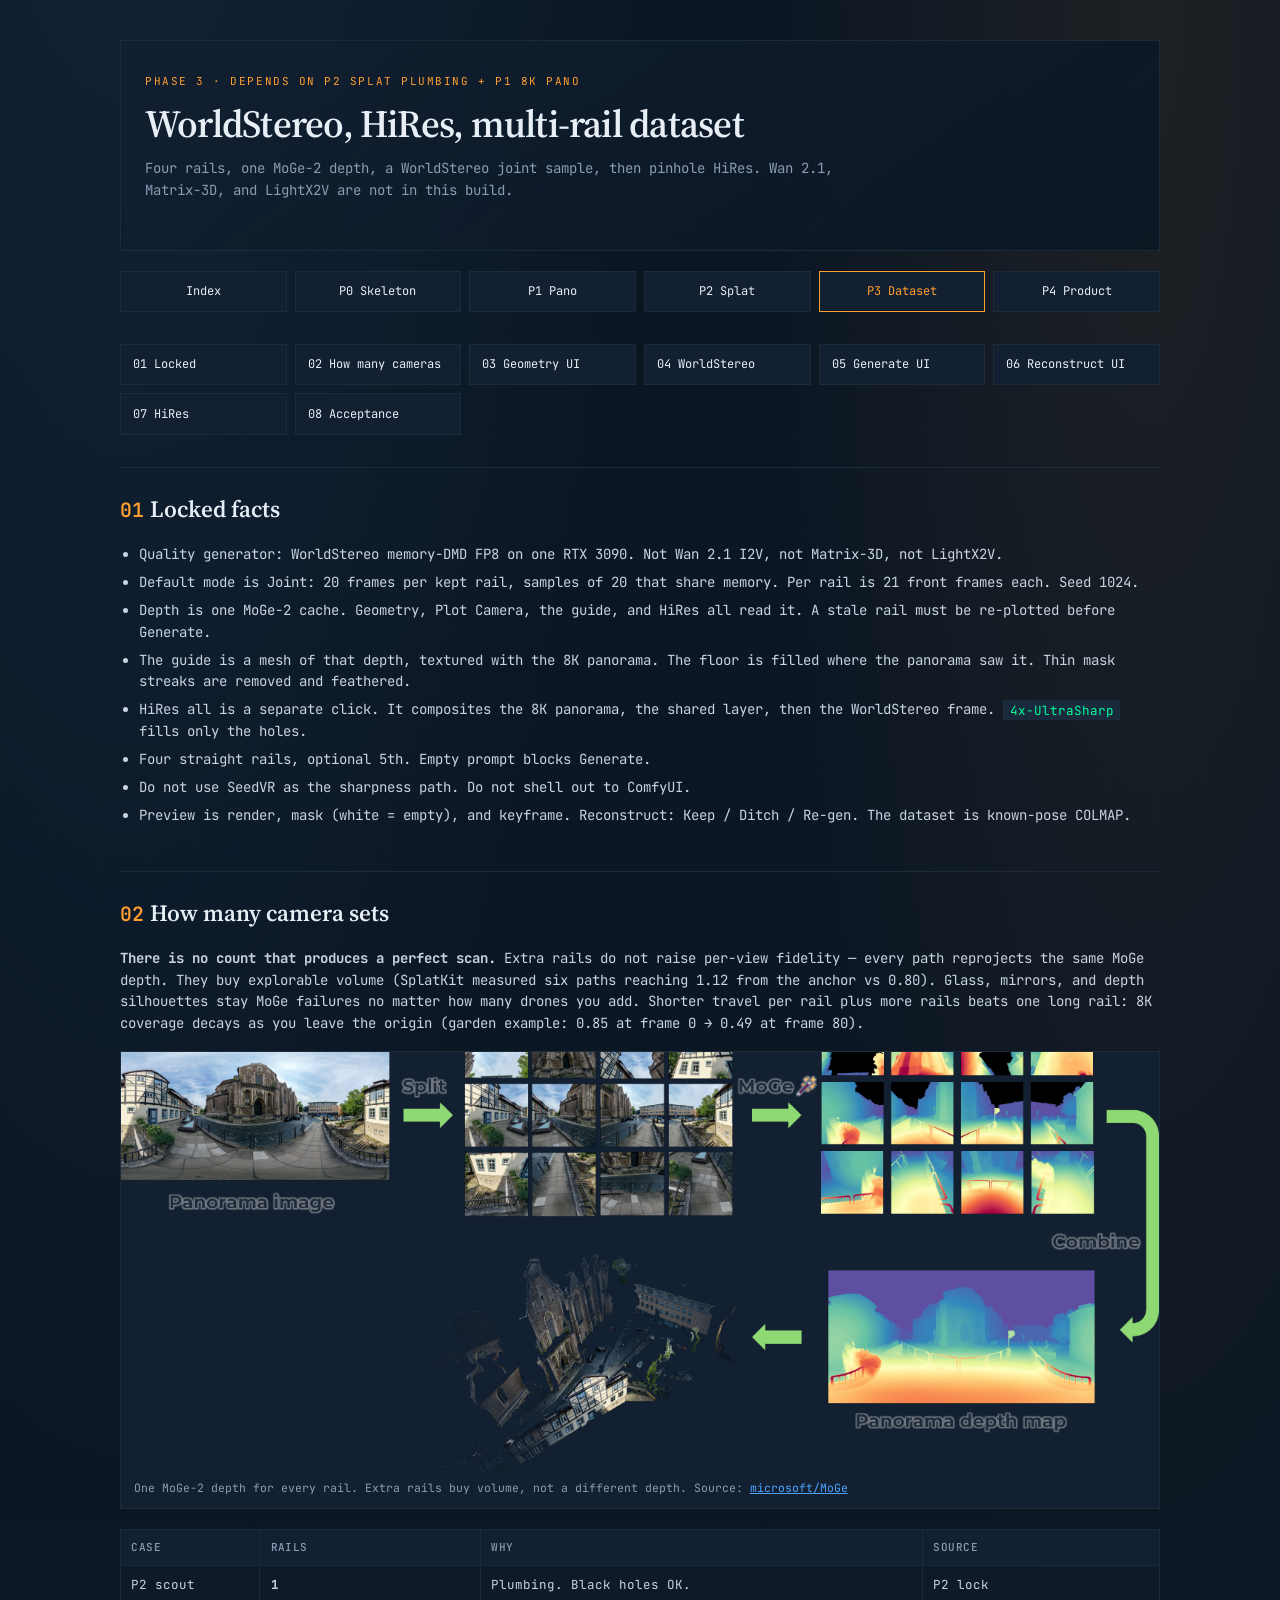
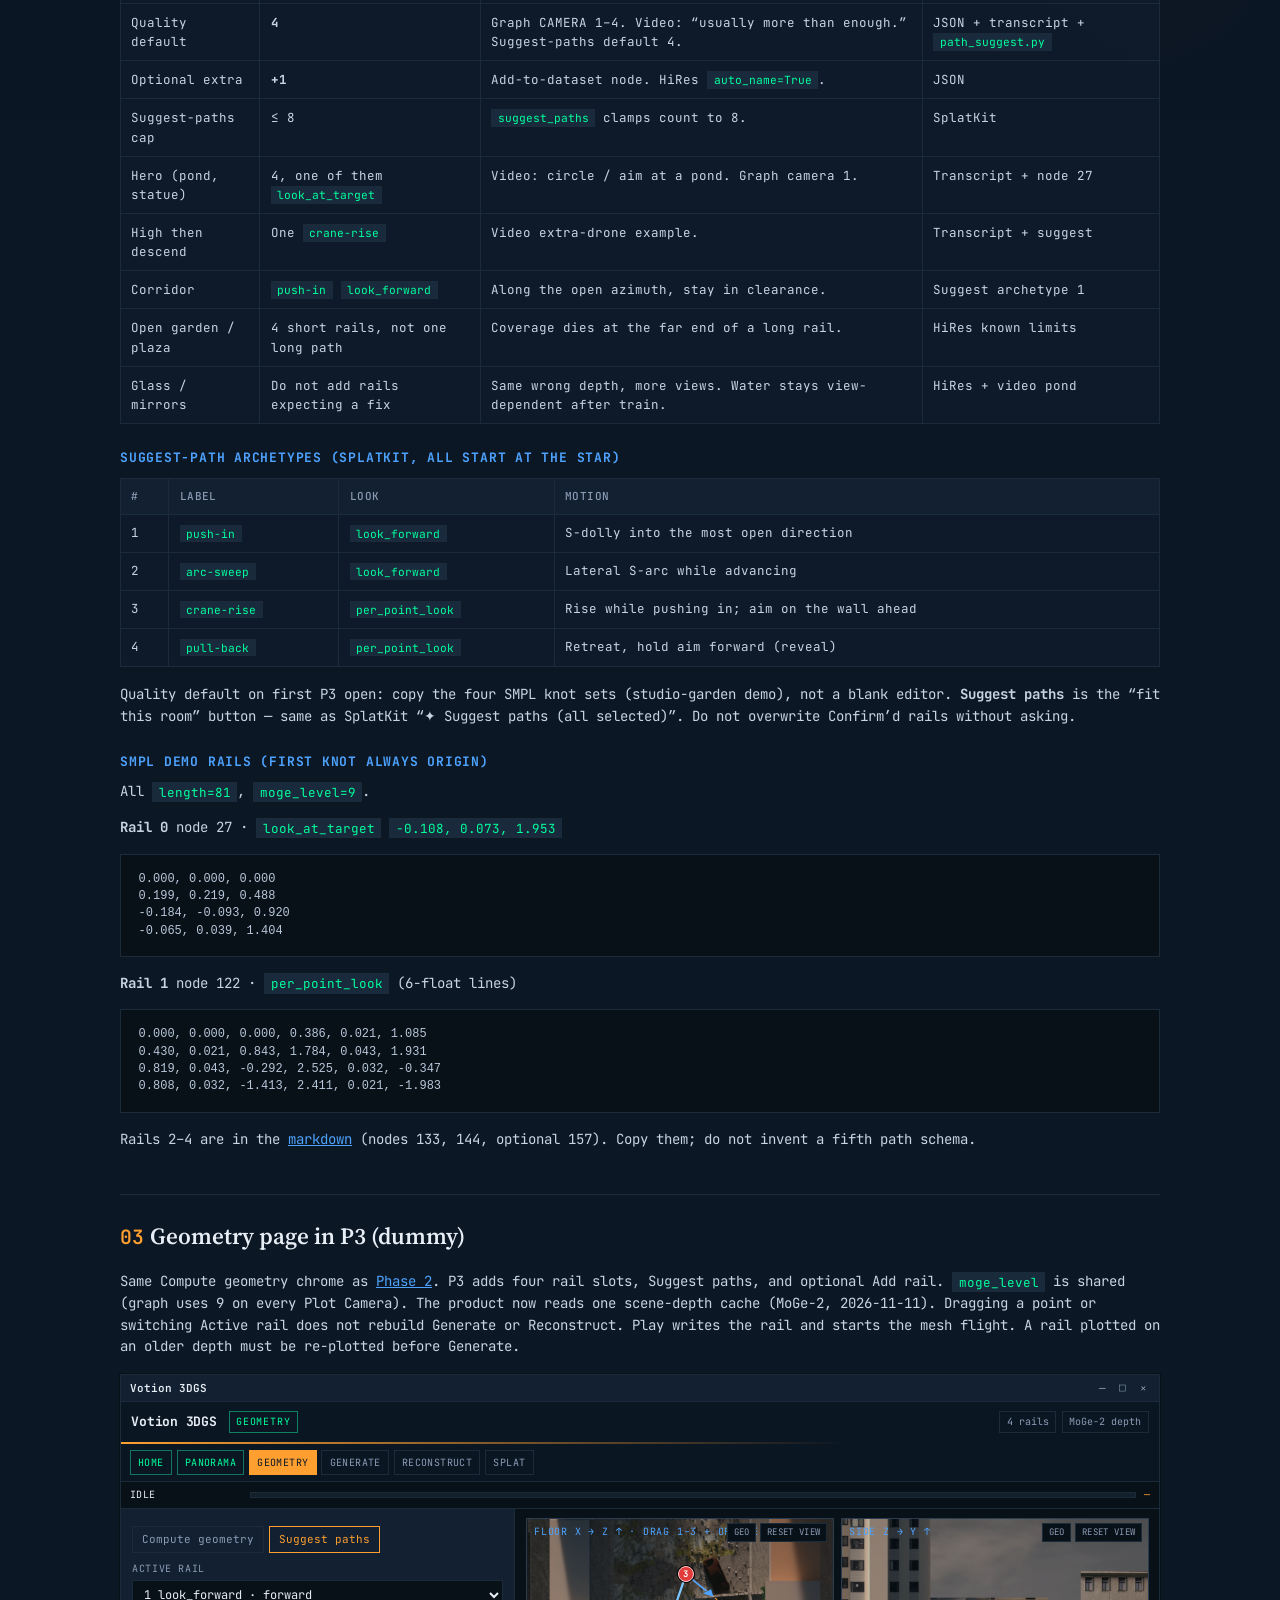
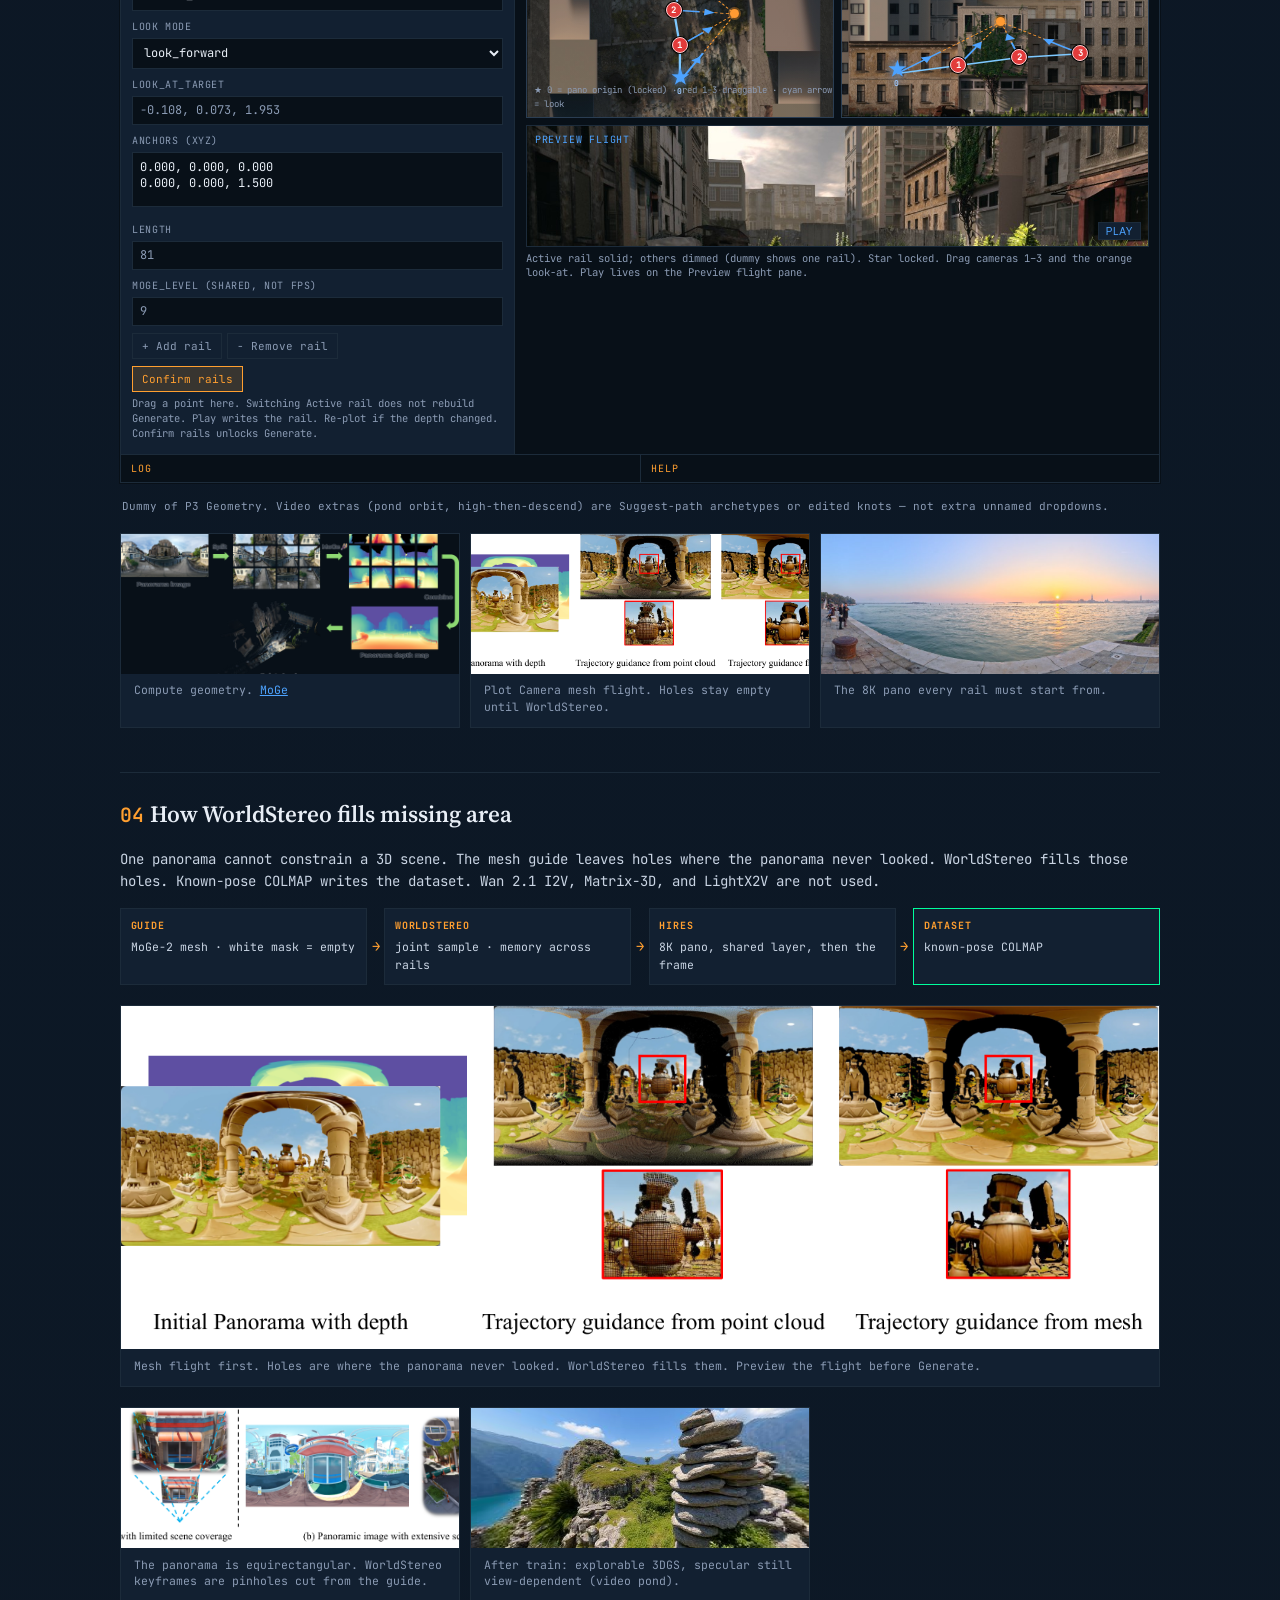
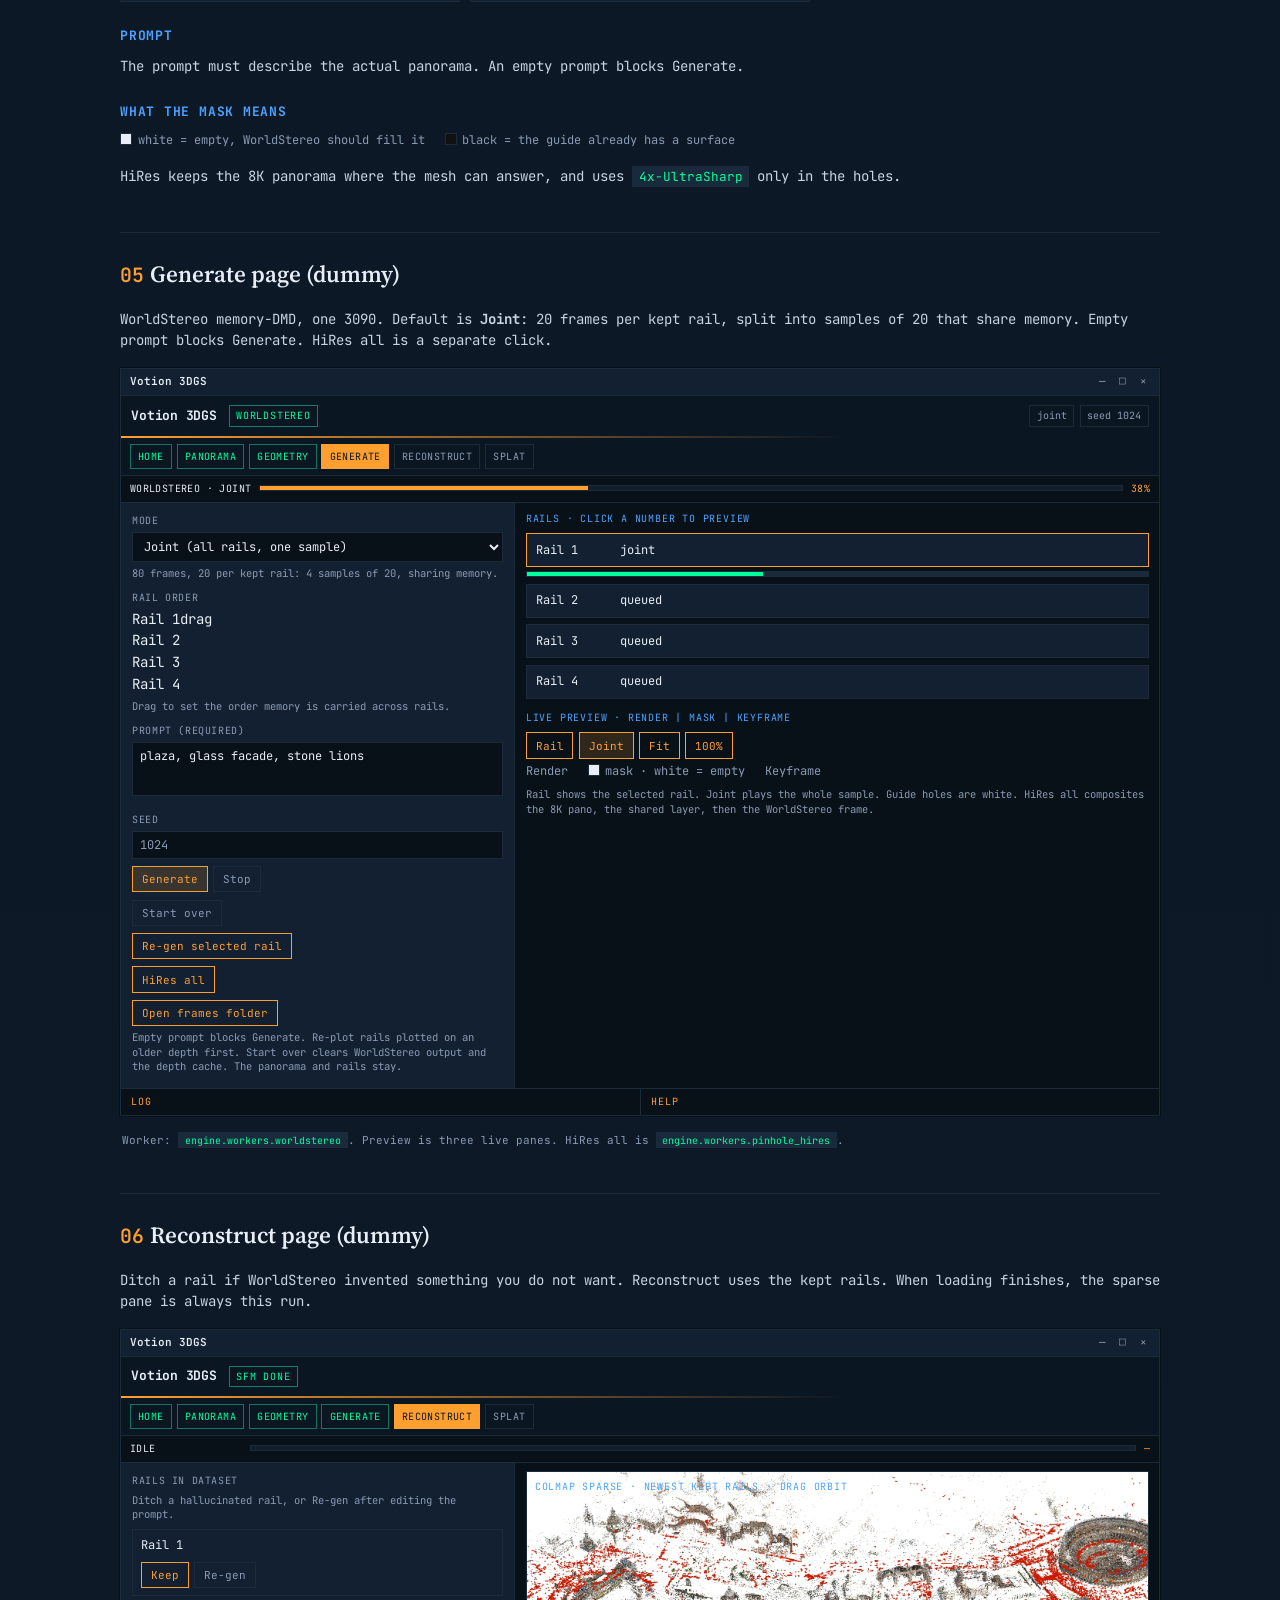
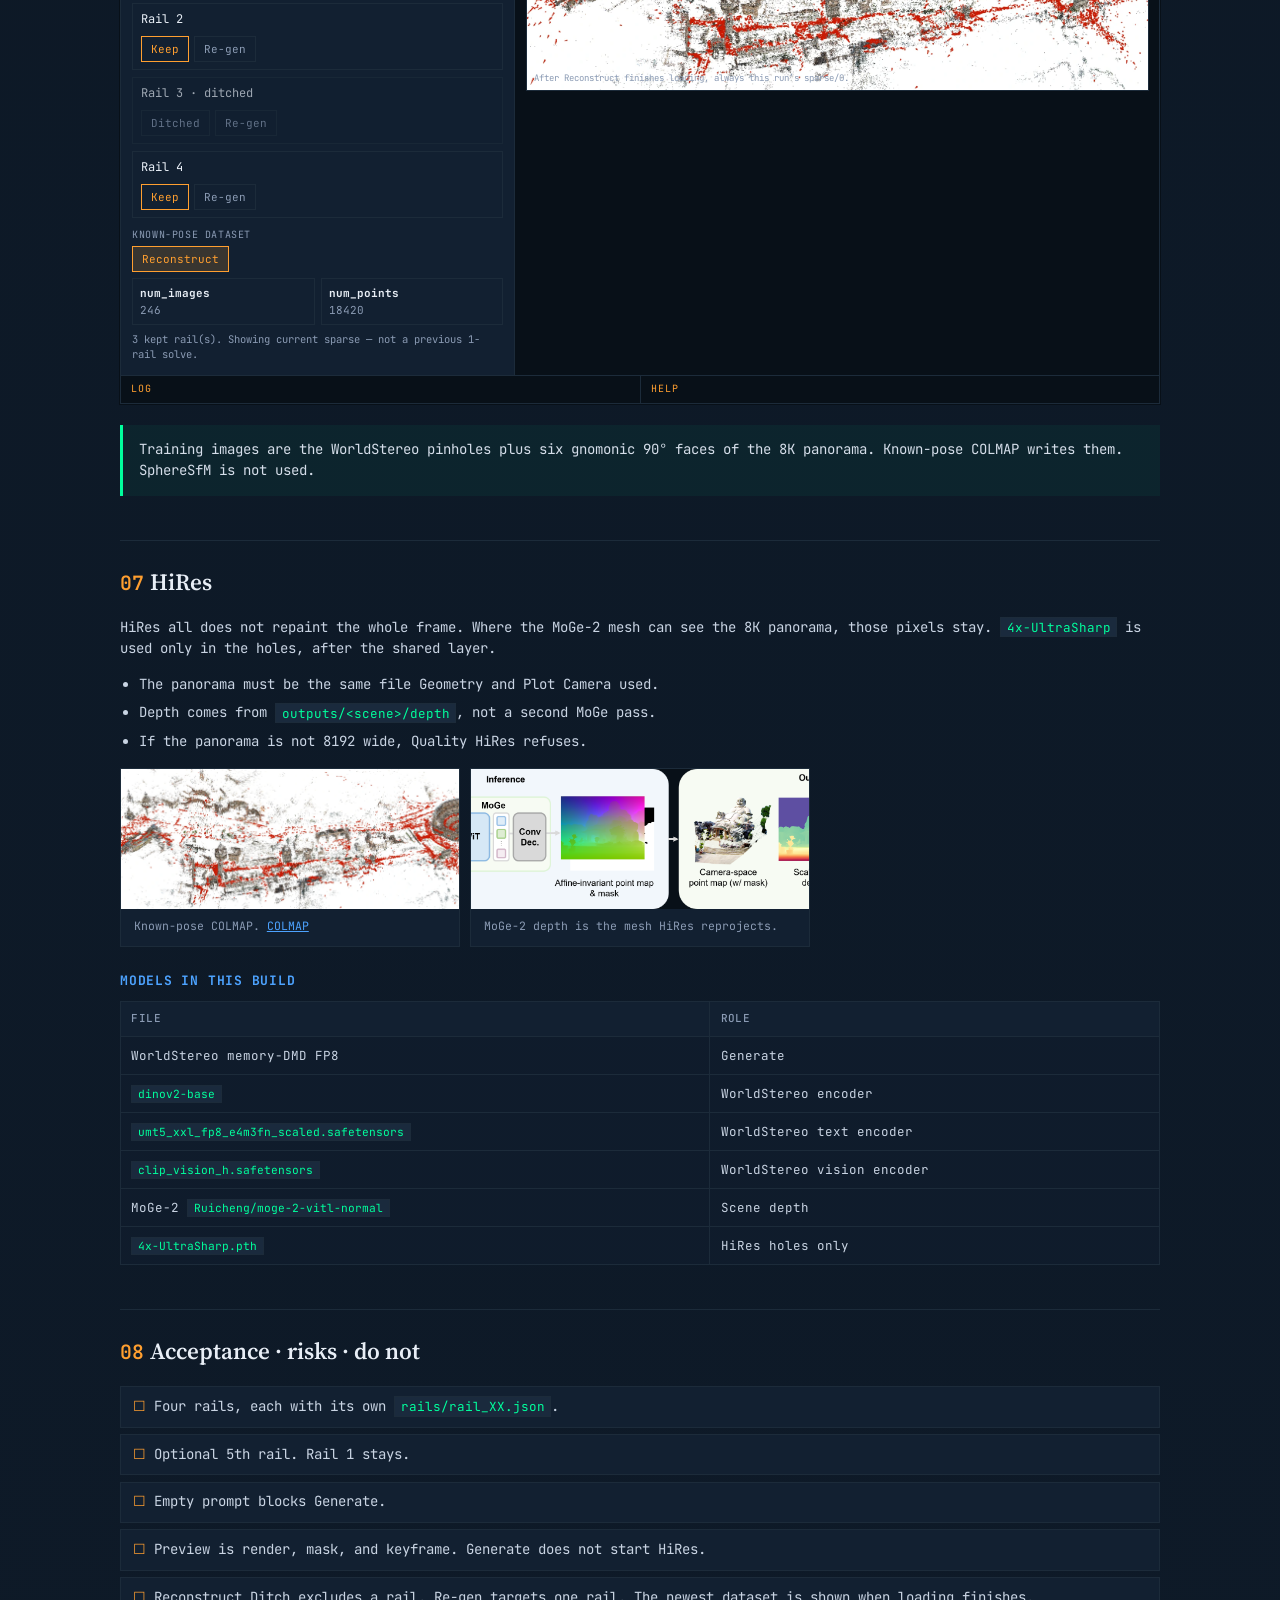
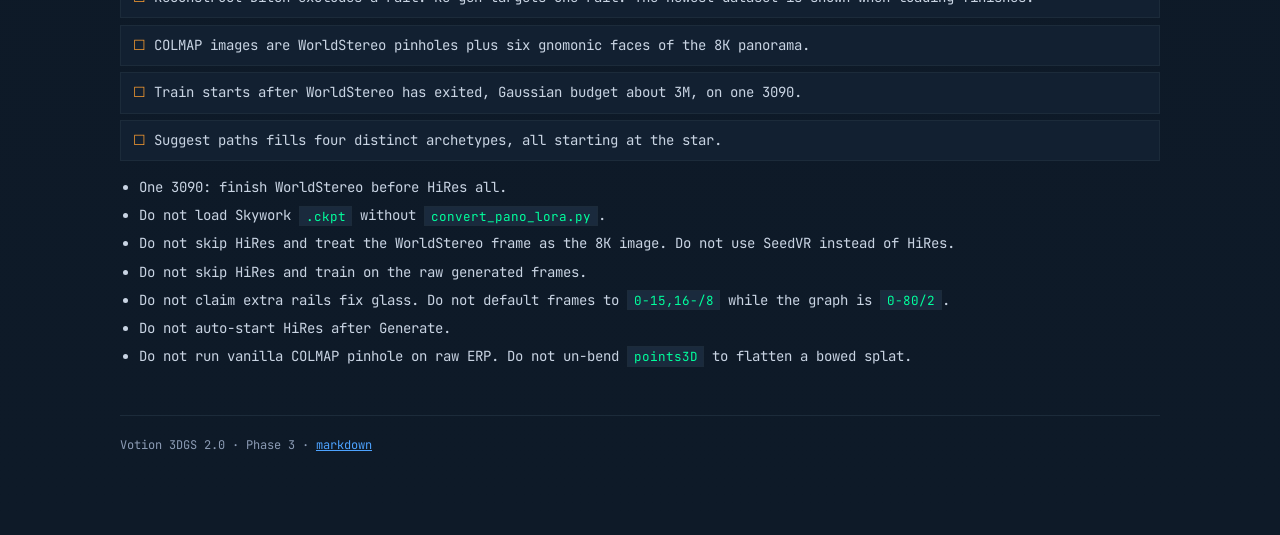
<file: Votion_3DGS_2.0_Phase3.html>
<!DOCTYPE html>
<html lang="en">
<head>
  <meta charset="utf-8" />
  <meta name="viewport" content="width=device-width, initial-scale=1" />
  <title>Votion 3DGS 2.0 — Phase 3 Dataset</title>
  <link rel="preconnect" href="https://fonts.googleapis.com" />
  <link rel="preconnect" href="https://fonts.gstatic.com" crossorigin />
  <link href="https://fonts.googleapis.com/css2?family=JetBrains+Mono:wght@400;500;600;700&family=Source+Serif+4:opsz,wght@8..60,500;8..60,600&display=swap" rel="stylesheet" />
  <link rel="stylesheet" href="votion-plan.css?v=20260904a" />
</head>
<body>
  <div class="wrap">
    <header class="hero">
      <p class="eyebrow">Phase 3 · Depends on P2 splat plumbing + P1 8K pano</p>
      <h1>WorldStereo, HiRes, multi-rail dataset</h1>
      <p class="tagline">Four rails, one MoGe-2 depth, a WorldStereo joint sample, then pinhole HiRes. Wan 2.1, Matrix-3D, and LightX2V are not in this build.</p>
    </header>
    <nav class="phases">
      <a href="Votion_3DGS_2.0_Index.html">Index</a>
      <a href="Votion_3DGS_2.0_Phase0.html">P0 Skeleton</a>
      <a href="Votion_3DGS_2.0_Phase1.html">P1 Pano</a>
      <a href="Votion_3DGS_2.0_Phase2.html">P2 Splat</a>
      <a class="here" href="Votion_3DGS_2.0_Phase3.html">P3 Dataset</a>
      <a href="Votion_3DGS_2.0_Phase4.html">P4 Product</a>
    </nav>
    <nav class="toc">
      <a href="#locked">01 Locked</a>
      <a href="#cameras">02 How many cameras</a>
      <a href="#geo-ui">03 Geometry UI</a>
      <a href="#wan">04 WorldStereo</a>
      <a href="#gen-ui">05 Generate UI</a>
      <a href="#recon-ui">06 Reconstruct UI</a>
      <a href="#hires">07 HiRes</a>
      <a href="#accept">08 Acceptance</a>
    </nav>

    <section id="locked">
      <h2><span class="num">01</span>Locked facts</h2>
      <ul>
        <li>Quality generator: WorldStereo memory-DMD FP8 on one RTX 3090. Not Wan 2.1 I2V, not Matrix-3D, not LightX2V.</li>
        <li>Default mode is Joint: 20 frames per kept rail, samples of 20 that share memory. Per rail is 21 front frames each. Seed 1024.</li>
        <li>Depth is one MoGe-2 cache. Geometry, Plot Camera, the guide, and HiRes all read it. A stale rail must be re-plotted before Generate.</li>
        <li>The guide is a mesh of that depth, textured with the 8K panorama. The floor is filled where the panorama saw it. Thin mask streaks are removed and feathered.</li>
        <li>HiRes all is a separate click. It composites the 8K panorama, the shared layer, then the WorldStereo frame. <code>4x-UltraSharp</code> fills only the holes.</li>
        <li>Four straight rails, optional 5th. Empty prompt blocks Generate.</li>
        <li>Do not use SeedVR as the sharpness path. Do not shell out to ComfyUI.</li>
        <li>Preview is render, mask (white = empty), and keyframe. Reconstruct: Keep / Ditch / Re-gen. The dataset is known-pose COLMAP.</li>
      </ul>
    </section>

    <section id="cameras">
      <h2><span class="num">02</span>How many camera sets</h2>
      <p>
        <strong>There is no count that produces a perfect scan.</strong>
        Extra rails do not raise per-view fidelity — every path reprojects the same MoGe depth.
        They buy explorable volume (SplatKit measured six paths reaching 1.12 from the anchor vs 0.80).
        Glass, mirrors, and depth silhouettes stay MoGe failures no matter how many drones you add.
        Shorter travel per rail plus more rails beats one long rail: 8K coverage decays as you leave the origin
        (garden example: 0.85 at frame 0 → 0.49 at frame 80).
      </p>
      <figure class="fig">
        <img src="media/moge-pano-pipeline.png" alt="Panorama split into views for depth, then merged" />
        <figcaption>
          One MoGe-2 depth for every rail. Extra rails buy volume, not a different depth.
          Source: <a href="https://github.com/microsoft/MoGe">microsoft/MoGe</a>
        </figcaption>
      </figure>
      <table>
        <thead><tr><th>Case</th><th>Rails</th><th>Why</th><th>Source</th></tr></thead>
        <tbody>
          <tr><td>P2 scout</td><td><strong>1</strong></td><td>Plumbing. Black holes OK.</td><td>P2 lock</td></tr>
          <tr><td>Quality default</td><td><strong>4</strong></td><td>Graph CAMERA 1–4. Video: “usually more than enough.” Suggest-paths default 4.</td><td>JSON + transcript + <code>path_suggest.py</code></td></tr>
          <tr><td>Optional extra</td><td><strong>+1</strong></td><td>Add-to-dataset node. HiRes <code>auto_name=True</code>.</td><td>JSON</td></tr>
          <tr><td>Suggest-paths cap</td><td>≤ 8</td><td><code>suggest_paths</code> clamps count to 8.</td><td>SplatKit</td></tr>
          <tr><td>Hero (pond, statue)</td><td>4, one of them <code>look_at_target</code></td><td>Video: circle / aim at a pond. Graph camera 1.</td><td>Transcript + node 27</td></tr>
          <tr><td>High then descend</td><td>One <code>crane-rise</code></td><td>Video extra-drone example.</td><td>Transcript + suggest</td></tr>
          <tr><td>Corridor</td><td><code>push-in</code> <code>look_forward</code></td><td>Along the open azimuth, stay in clearance.</td><td>Suggest archetype 1</td></tr>
          <tr><td>Open garden / plaza</td><td>4 short rails, not one long path</td><td>Coverage dies at the far end of a long rail.</td><td>HiRes known limits</td></tr>
          <tr><td>Glass / mirrors</td><td>Do not add rails expecting a fix</td><td>Same wrong depth, more views. Water stays view-dependent after train.</td><td>HiRes + video pond</td></tr>
        </tbody>
      </table>
      <h3>Suggest-path archetypes (SplatKit, all start at the star)</h3>
      <table>
        <thead><tr><th>#</th><th>Label</th><th>Look</th><th>Motion</th></tr></thead>
        <tbody>
          <tr><td>1</td><td><code>push-in</code></td><td><code>look_forward</code></td><td>S-dolly into the most open direction</td></tr>
          <tr><td>2</td><td><code>arc-sweep</code></td><td><code>look_forward</code></td><td>Lateral S-arc while advancing</td></tr>
          <tr><td>3</td><td><code>crane-rise</code></td><td><code>per_point_look</code></td><td>Rise while pushing in; aim on the wall ahead</td></tr>
          <tr><td>4</td><td><code>pull-back</code></td><td><code>per_point_look</code></td><td>Retreat, hold aim forward (reveal)</td></tr>
        </tbody>
      </table>
      <p>
        Quality default on first P3 open: copy the four SMPL knot sets (studio-garden demo), not a blank editor.
        <strong>Suggest paths</strong> is the “fit this room” button — same as SplatKit “✦ Suggest paths (all selected)”.
        Do not overwrite Confirm’d rails without asking.
      </p>
      <h3>SMPL demo rails (first knot always origin)</h3>
      <p>All <code>length=81</code>, <code>moge_level=9</code>.</p>
      <p><strong>Rail 0</strong> node 27 · <code>look_at_target</code> <code>-0.108, 0.073, 1.953</code></p>
      <pre>0.000, 0.000, 0.000
0.199, 0.219, 0.488
-0.184, -0.093, 0.920
-0.065, 0.039, 1.404</pre>
      <p><strong>Rail 1</strong> node 122 · <code>per_point_look</code> (6-float lines)</p>
      <pre>0.000, 0.000, 0.000, 0.386, 0.021, 1.085
0.430, 0.021, 0.843, 1.784, 0.043, 1.931
0.819, 0.043, -0.292, 2.525, 0.032, -0.347
0.808, 0.032, -1.413, 2.411, 0.021, -1.983</pre>
      <p>Rails 2–4 are in the <a href="Votion_3DGS_2.0_Phase3.md">markdown</a> (nodes 133, 144, optional 157). Copy them; do not invent a fifth path schema.</p>
    </section>

    <section id="geo-ui">
      <h2><span class="num">03</span>Geometry page in P3 (dummy)</h2>
      <p>
        Same Compute geometry chrome as <a href="Votion_3DGS_2.0_Phase2.html">Phase 2</a>.
        P3 adds four rail slots, Suggest paths, and optional Add rail.
        <code>moge_level</code> is shared (graph uses 9 on every Plot Camera).
        The product now reads one scene-depth cache (MoGe-2, 2026-11-11). Dragging a point or switching Active rail does not rebuild Generate or Reconstruct. Play writes the rail and starts the mesh flight. A rail plotted on an older depth must be re-plotted before Generate.
      </p>
      <div class="desk">
        <div class="desk-win"><span><strong>Votion 3DGS</strong></span><span class="wbtn">— □ ×</span></div>
        <div class="desk-brand">
          <h3>Votion 3DGS</h3>
          <span class="live">geometry</span>
          <div class="desk-meta"><span>4 rails</span><span>MoGe-2 depth</span></div>
        </div>
        <div class="desk-stages">
          <a class="done" href="Votion_3DGS_2.0_Phase0.html">Home</a>
          <a class="done" href="Votion_3DGS_2.0_Phase1.html">Panorama</a>
          <a class="on" href="Votion_3DGS_2.0_Phase3.html#geo-ui">Geometry</a>
          <a href="Votion_3DGS_2.0_Phase3.html#gen-ui">Generate</a>
          <a href="Votion_3DGS_2.0_Phase3.html#recon-ui">Reconstruct</a>
          <a href="Votion_3DGS_2.0_Phase4.html">Splat</a>
        </div>
        <div class="job-strip">
          <span class="job-cap">idle</span>
          <div class="job-bar"><i style="width:0%"></i></div>
          <span class="job-pct">—</span>
        </div>
        <div class="desk-body">
          <div class="desk-rail">
            <div class="f-row">
              <button class="f-btn ghost" type="button">Compute geometry</button>
              <button class="f-btn" type="button">Suggest paths</button>
            </div>
            <label class="f-lab">Active rail</label>
            <select class="f-sel">
              <option selected>1 look_forward · forward</option>
              <option>2 look_forward · back</option>
              <option>3 look_forward · left</option>
              <option>4 look_forward · right</option>
            </select>
            <label class="f-lab">Look mode</label>
            <select class="f-sel">
              <option>look_at_target</option>
              <option selected>look_forward</option>
              <option>per_point_look</option>
            </select>
            <label class="f-lab">look_at_target</label>
            <input class="f-in" value="-0.108, 0.073, 1.953" readonly />
            <label class="f-lab">Anchors (xyz)</label>
            <textarea class="f-ta" readonly>0.000, 0.000, 0.000
0.000, 0.000, 1.500</textarea>
            <label class="f-lab">length</label>
            <input class="f-in" value="81" readonly />
            <label class="f-lab">moge_level (shared, not fps)</label>
            <input class="f-in" value="9" readonly />
            <div class="f-row">
              <button class="f-btn ghost" type="button">+ Add rail</button>
              <button class="f-btn ghost" type="button">- Remove rail</button>
            </div>
            <div class="f-row">
              <button class="f-btn pri" type="button">Confirm rails</button>
            </div>
            <p class="f-hint">Drag a point here. Switching Active rail does not rebuild Generate. Play writes the rail. Re-plot if the depth changed. Confirm rails unlocks Generate.</p>
          </div>
          <div class="desk-view">
            <div class="geo-view">
              <div class="rail-pair" data-mode="look_at_target">
                <div class="rail-panel" data-view="floor">
                  <span class="lbl">FLOOR X → Z ↑ · drag 1–3 + orange look-at</span>
                  <div class="rail-tools">
                    <button type="button" class="rail-mini">geo</button>
                    <button type="button" class="rail-mini">reset view</button>
                  </div>
                  <div class="rail-cloud floor"></div>
                  <svg class="rail-svg" viewBox="0 0 100 100" preserveAspectRatio="none"></svg>
                  <span class="rail-hint">★ 0 = pano origin (locked) · red 1–3 draggable · cyan arrow = look</span>
                </div>
                <div class="rail-panel" data-view="side">
                  <span class="lbl">SIDE Z → Y ↑</span>
                  <div class="rail-tools">
                    <button type="button" class="rail-mini">geo</button>
                    <button type="button" class="rail-mini">reset view</button>
                  </div>
                  <div class="rail-cloud side"></div>
                  <svg class="rail-svg" viewBox="0 0 100 100" preserveAspectRatio="none"></svg>
                </div>
              </div>
              <div class="preview-flight">
                <span class="lbl">Preview flight</span>
                <button class="play" type="button">Play</button>
                <img src="media/geo-preview-overall.png" alt="Preview flight — overall street view" />
              </div>
            </div>
            <p class="f-hint">Active rail solid; others dimmed (dummy shows one rail). Star locked. Drag cameras 1–3 and the orange look-at. Play lives on the Preview flight pane.</p>
          </div>
        </div>
        <div class="desk-draws">
        <details class="desk-log-draw"><summary>Log</summary><div class="desk-log"><b>STATUS // geometry</b><br />depth cache moge2. Drag stays on this page. Play writes the rail.</div></details>
        <details class="desk-log-draw"><summary>Help</summary><div class="desk-log">
          <b>GEOMETRY</b><br />
          Four straight rails (+ optional 5th). Depth is one MoGe-2 cache. Active rail solid; others dimmed.
          Dragging a point or switching Active rail does not rebuild Generate or Reconstruct.
          Play each rail on this pane, then Confirm rails. A rail plotted on an older depth must be re-plotted first.
        </div></details>
        </div>
      </div>
      <p class="desk-cap">Dummy of P3 Geometry. Video extras (pond orbit, high-then-descend) are Suggest-path archetypes or edited knots — not extra unnamed dropdowns.</p>
      <div class="fig-grid">
        <figure class="fig contain">
          <img src="media/moge-pano-pipeline.png" alt="MoGe panorama pipeline" />
          <figcaption>Compute geometry. <a href="https://github.com/microsoft/MoGe">MoGe</a></figcaption>
        </figure>
        <figure class="fig contain">
          <img src="media/matrix3d-mesh.png" alt="Mesh render used as video-generation condition" />
          <figcaption>Plot Camera mesh flight. Holes stay empty until WorldStereo.</figcaption>
        </figure>
        <figure class="fig">
          <img src="media/polyhaven-venice.png" alt="Equirectangular 360 environment" />
          <figcaption>The 8K pano every rail must start from.</figcaption>
        </figure>
      </div>
    </section>

    <section id="wan">
      <h2><span class="num">04</span>How WorldStereo fills missing area</h2>
      <p>
        One panorama cannot constrain a 3D scene. The mesh guide leaves holes where the panorama never looked. WorldStereo fills those holes. Known-pose COLMAP writes the dataset. Wan 2.1 I2V, Matrix-3D, and LightX2V are not used.
      </p>
      <div class="pipe">
        <div class="pipe-node"><b>Guide</b>MoGe-2 mesh · white mask = empty</div>
        <div class="pipe-arr">→</div>
        <div class="pipe-node"><b>WorldStereo</b>joint sample · memory across rails</div>
        <div class="pipe-arr">→</div>
        <div class="pipe-node"><b>HiRes</b>8K pano, shared layer, then the frame</div>
        <div class="pipe-arr">→</div>
        <div class="pipe-node out"><b>Dataset</b>known-pose COLMAP</div>
      </div>
      <figure class="fig contain">
        <img src="media/matrix3d-mesh.png" alt="Mesh-conditioned camera path with disocclusions" />
        <figcaption>
          Mesh flight first. Holes are where the panorama never looked. WorldStereo fills them. Preview the flight before Generate.
        </figcaption>
      </figure>
      <div class="fig-grid">
        <figure class="fig contain">
          <img src="media/matrix3d-pano-vs-pers.png" alt="Panoramic versus perspective coverage" />
          <figcaption>The panorama is equirectangular. WorldStereo keyframes are pinholes cut from the guide.</figcaption>
        </figure>
        <figure class="fig">
          <img src="media/matrix3d-scene-a.png" alt="Explorable scene after panoramic video lift" />
          <figcaption>After train: explorable 3DGS, specular still view-dependent (video pond).</figcaption>
        </figure>
      </div>
      <h3>Prompt</h3>
      <p>
        The prompt must describe the actual panorama. An empty prompt blocks Generate.
      </p>
      <h3>What the mask means</h3>
      <div class="gate-legend">
        <span><i class="sw w"></i>white = empty, WorldStereo should fill it</span>
        <span><i class="sw k"></i>black = the guide already has a surface</span>
      </div>
      <p>
        HiRes keeps the 8K panorama where the mesh can answer, and uses <code>4x-UltraSharp</code> only in the holes.
      </p>
    </section>

    <section id="gen-ui">
      <h2><span class="num">05</span>Generate page (dummy)</h2>
      <p>WorldStereo memory-DMD, one 3090. Default is <strong>Joint</strong>: 20 frames per kept rail, split into samples of 20 that share memory. Empty prompt blocks Generate. HiRes all is a separate click.</p>
      <div class="desk">
        <div class="desk-win"><span><strong>Votion 3DGS</strong></span><span class="wbtn">— □ ×</span></div>
        <div class="desk-brand">
          <h3>Votion 3DGS</h3>
          <span class="live">worldstereo</span>
          <div class="desk-meta"><span>joint</span><span>seed 1024</span></div>
        </div>
        <div class="desk-stages">
          <a class="done" href="Votion_3DGS_2.0_Phase0.html">Home</a>
          <a class="done" href="Votion_3DGS_2.0_Phase1.html">Panorama</a>
          <a class="done" href="Votion_3DGS_2.0_Phase2.html#geo">Geometry</a>
          <a class="on" href="Votion_3DGS_2.0_Phase3.html#gen-ui">Generate</a>
          <a href="Votion_3DGS_2.0_Phase3.html#recon-ui">Reconstruct</a>
          <a href="Votion_3DGS_2.0_Phase4.html">Splat</a>
        </div>
        <div class="job-strip">
          <span class="job-cap">worldstereo · joint</span>
          <div class="job-bar"><i style="width:38%"></i></div>
          <span class="job-pct">38%</span>
        </div>
        <div class="desk-body">
          <div class="desk-rail">
            <label class="f-lab">Mode</label>
            <select class="f-sel">
              <option selected>Joint (all rails, one sample)</option>
              <option>Per rail (21 frames each)</option>
            </select>
            <p class="f-hint">80 frames, 20 per kept rail: 4 samples of 20, sharing memory.</p>
            <label class="f-lab">Rail order</label>
            <div class="rail-row"><span>Rail 1</span><span>drag</span></div>
            <div class="rail-row"><span>Rail 2</span></div>
            <div class="rail-row"><span>Rail 3</span></div>
            <div class="rail-row"><span>Rail 4</span></div>
            <p class="f-hint">Drag to set the order memory is carried across rails.</p>
            <label class="f-lab">Prompt (required)</label>
            <textarea class="f-ta" readonly>plaza, glass facade, stone lions</textarea>
            <label class="f-lab">Seed</label>
            <input class="f-in" value="1024" readonly />
            <div class="f-row">
              <button class="f-btn pri" type="button">Generate</button>
              <button class="f-btn ghost" type="button">Stop</button>
            </div>
            <div class="f-row"><button class="f-btn ghost" type="button">Start over</button></div>
            <div class="f-row"><button class="f-btn" type="button">Re-gen selected rail</button></div>
            <div class="f-row"><button class="f-btn" type="button">HiRes all</button></div>
            <div class="f-row"><button class="f-btn" type="button">Open frames folder</button></div>
            <p class="f-hint">Empty prompt blocks Generate. Re-plot rails plotted on an older depth first. Start over clears WorldStereo output and the depth cache. The panorama and rails stay.</p>
          </div>
          <div class="desk-view">
            <p class="view-lbl">Rails · click a number to preview</p>
            <div class="rail-row pick active" role="button" tabindex="0"><span>Rail 1</span><span>joint</span></div>
            <div class="progress"><i style="width:38%"></i></div>
            <div class="rail-row pick" role="button" tabindex="0"><span>Rail 2</span><span>queued</span></div>
            <div class="rail-row pick" role="button" tabindex="0"><span>Rail 3</span><span>queued</span></div>
            <div class="rail-row pick" role="button" tabindex="0"><span>Rail 4</span><span>queued</span></div>
            <p class="view-lbl" style="margin-top:0.7rem">Live preview · render | mask | keyframe</p>
            <div class="f-row">
              <button class="f-btn" type="button">Rail</button>
              <button class="f-btn pri" type="button">Joint</button>
              <button class="f-btn" type="button">Fit</button>
              <button class="f-btn" type="button">100%</button>
            </div>
            <div class="gate-legend" style="margin:0.2rem 0 0.4rem">
              <span>Render</span>
              <span><i class="sw w"></i>mask · white = empty</span>
              <span>Keyframe</span>
            </div>
            <p class="f-hint">Rail shows the selected rail. Joint plays the whole sample. Guide holes are white. HiRes all composites the 8K pano, the shared layer, then the WorldStereo frame.</p>
          </div>
        </div>
        <div class="desk-draws">
        <details class="desk-log-draw"><summary>Log</summary><div class="desk-log"><b>STATUS // worldstereo</b><br />joint sample. Stop frees the GPU. HiRes all is a separate click.</div></details>
        <details class="desk-log-draw"><summary>Help</summary><div class="desk-log">
          <b>GENERATE</b><br />
          Prompt must describe this pano. Empty blocks Generate. Joint is one sample across the kept rails.
          Per rail is 21 front frames each. Re-gen selected rail is for per-rail mode.
          Start over clears WorldStereo output and the depth cache. The panorama and your rails stay.
        </div></details>
        </div>
      </div>
      <p class="desk-cap">Worker: <code>engine.workers.worldstereo</code>. Preview is three live panes. HiRes all is <code>engine.workers.pinhole_hires</code>.</p>
    </section>

    <section id="recon-ui">
      <h2><span class="num">06</span>Reconstruct page (dummy)</h2>
      <p>Ditch a rail if WorldStereo invented something you do not want. Reconstruct uses the kept rails. When loading finishes, the sparse pane is always this run.</p>
      <div class="desk">
        <div class="desk-win"><span><strong>Votion 3DGS</strong></span><span class="wbtn">— □ ×</span></div>
        <div class="desk-brand">
          <h3>Votion 3DGS</h3>
          <span class="live">sfm done</span>
        </div>
        <div class="desk-stages">
          <a class="done" href="Votion_3DGS_2.0_Phase0.html">Home</a>
          <a class="done" href="Votion_3DGS_2.0_Phase1.html">Panorama</a>
          <a class="done" href="Votion_3DGS_2.0_Phase2.html#geo">Geometry</a>
          <a class="done" href="Votion_3DGS_2.0_Phase3.html#gen-ui">Generate</a>
          <a class="on" href="Votion_3DGS_2.0_Phase3.html#recon-ui">Reconstruct</a>
          <a href="Votion_3DGS_2.0_Phase4.html">Splat</a>
        </div>
        <div class="job-strip">
          <span class="job-cap">idle</span>
          <div class="job-bar"><i style="width:0%"></i></div>
          <span class="job-pct">—</span>
        </div>
        <div class="desk-body">
          <div class="desk-rail">
            <label class="f-lab">Rails in dataset</label>
            <p class="f-hint">Ditch a hallucinated rail, or Re-gen after editing the prompt.</p>
            <div class="rail-keep">
              <span>Rail 1</span>
              <div class="f-row">
                <button class="f-btn" type="button">Keep</button>
                <button class="f-btn ghost" type="button">Re-gen</button>
              </div>
            </div>
            <div class="rail-keep">
              <span>Rail 2</span>
              <div class="f-row">
                <button class="f-btn" type="button">Keep</button>
                <button class="f-btn ghost" type="button">Re-gen</button>
              </div>
            </div>
            <div class="rail-keep ditched">
              <span>Rail 3 · ditched</span>
              <div class="f-row">
                <button class="f-btn ghost" type="button">Ditched</button>
                <button class="f-btn ghost" type="button">Re-gen</button>
              </div>
            </div>
            <div class="rail-keep">
              <span>Rail 4</span>
              <div class="f-row">
                <button class="f-btn" type="button">Keep</button>
                <button class="f-btn ghost" type="button">Re-gen</button>
              </div>
            </div>
            <label class="f-lab">Known-pose dataset</label>
            <button class="f-btn pri" type="button">Reconstruct</button>
            <div class="stat-grid">
              <div><b>num_images</b>246</div>
              <div><b>num_points</b>18420</div>
            </div>
            <p class="f-hint">3 kept rail(s). Showing current sparse — not a previous 1-rail solve.</p>
          </div>
          <div class="desk-view">
            <div class="sparse-view">
              <span class="lbl">COLMAP sparse · newest kept rails · drag orbit</span>
              <img src="media/colmap-sparse.webp" alt="COLMAP sparse cloud and cameras" />
              <span class="rail-hint">After Reconstruct finishes loading, always this run’s sparse/0.</span>
            </div>
          </div>
        </div>
        <div class="desk-draws">
        <details class="desk-log-draw"><summary>Log</summary><div class="desk-log"><b>STATUS // reconstruct</b><br />wiped previous colmap · kept clips 3 · sparse/0 this run.</div></details>
        <details class="desk-log-draw"><summary>Help</summary><div class="desk-log">
          <b>RECONSTRUCT</b><br />
          Keep or ditch rails after WorldStereo. Ditched rails are left out of the known-pose dataset.
          Re-gen jumps back to Generate for that rail. When loading is done, the viewport always pulls the newest dataset.
          The six extra faces are gnomonic 90° pinholes of the 8K panorama.
        </div></details>
        </div>
      </div>
      <div class="callout good">
        Training images are the WorldStereo pinholes plus six gnomonic 90° faces of the 8K panorama.
        Known-pose COLMAP writes them. SphereSfM is not used.
      </div>
    </section>

    <section id="hires">
      <h2><span class="num">07</span>HiRes</h2>
      <p>
        HiRes all does not repaint the whole frame. Where the MoGe-2 mesh can see the 8K panorama, those pixels stay.
        <code>4x-UltraSharp</code> is used only in the holes, after the shared layer.
      </p>
      <ul>
        <li>The panorama must be the same file Geometry and Plot Camera used.</li>
        <li>Depth comes from <code>outputs/&lt;scene&gt;/depth</code>, not a second MoGe pass.</li>
        <li>If the panorama is not 8192 wide, Quality HiRes refuses.</li>
      </ul>
      <div class="fig-grid">
        <figure class="fig">
          <img src="media/colmap-sparse.webp" alt="COLMAP sparse reconstruction" />
          <figcaption>Known-pose COLMAP. <a href="https://colmap.github.io/">COLMAP</a></figcaption>
        </figure>
        <figure class="fig">
          <img src="media/moge-overview.png" alt="MoGe geometry" />
          <figcaption>MoGe-2 depth is the mesh HiRes reprojects.</figcaption>
        </figure>
      </div>
      <h3>Models in this build</h3>
      <table>
        <thead><tr><th>File</th><th>Role</th></tr></thead>
        <tbody>
          <tr><td>WorldStereo memory-DMD FP8</td><td>Generate</td></tr>
          <tr><td><code>dinov2-base</code></td><td>WorldStereo encoder</td></tr>
          <tr><td><code>umt5_xxl_fp8_e4m3fn_scaled.safetensors</code></td><td>WorldStereo text encoder</td></tr>
          <tr><td><code>clip_vision_h.safetensors</code></td><td>WorldStereo vision encoder</td></tr>
          <tr><td>MoGe-2 <code>Ruicheng/moge-2-vitl-normal</code></td><td>Scene depth</td></tr>
          <tr><td><code>4x-UltraSharp.pth</code></td><td>HiRes holes only</td></tr>
        </tbody>
      </table>
    </section>

    <section id="accept">
      <h2><span class="num">08</span>Acceptance · risks · do not</h2>
      <ul class="check">
        <li>Four rails, each with its own <code>rails/rail_XX.json</code>.</li>
        <li>Optional 5th rail. Rail 1 stays.</li>
        <li>Empty prompt blocks Generate.</li>
        <li>Preview is render, mask, and keyframe. Generate does not start HiRes.</li>
        <li>Reconstruct Ditch excludes a rail. Re-gen targets one rail. The newest dataset is shown when loading finishes.</li>
        <li>COLMAP images are WorldStereo pinholes plus six gnomonic faces of the 8K panorama.</li>
        <li>Train starts after WorldStereo has exited, Gaussian budget about 3M, on one 3090.</li>
        <li>Suggest paths fills four distinct archetypes, all starting at the star.</li>
      </ul>
      <ul>
        <li>One 3090: finish WorldStereo before HiRes all.</li>
        <li>Do not load Skywork <code>.ckpt</code> without <code>convert_pano_lora.py</code>.</li>
        <li>Do not skip HiRes and treat the WorldStereo frame as the 8K image. Do not use SeedVR instead of HiRes.</li>
        <li>Do not skip HiRes and train on the raw generated frames.</li>
        <li>Do not claim extra rails fix glass. Do not default frames to <code>0-15,16-/8</code> while the graph is <code>0-80/2</code>.</li>
        <li>Do not auto-start HiRes after Generate.</li>
        <li>Do not run vanilla COLMAP pinhole on raw ERP. Do not un-bend <code>points3D</code> to flatten a bowed splat.</li>
      </ul>
    </section>
    <footer>Votion 3DGS 2.0 · Phase 3 · <a href="Votion_3DGS_2.0_Phase3.md">markdown</a></footer>
  </div>
  <script src="rail-dummy.js"></script>
</body>
</html>
</file>
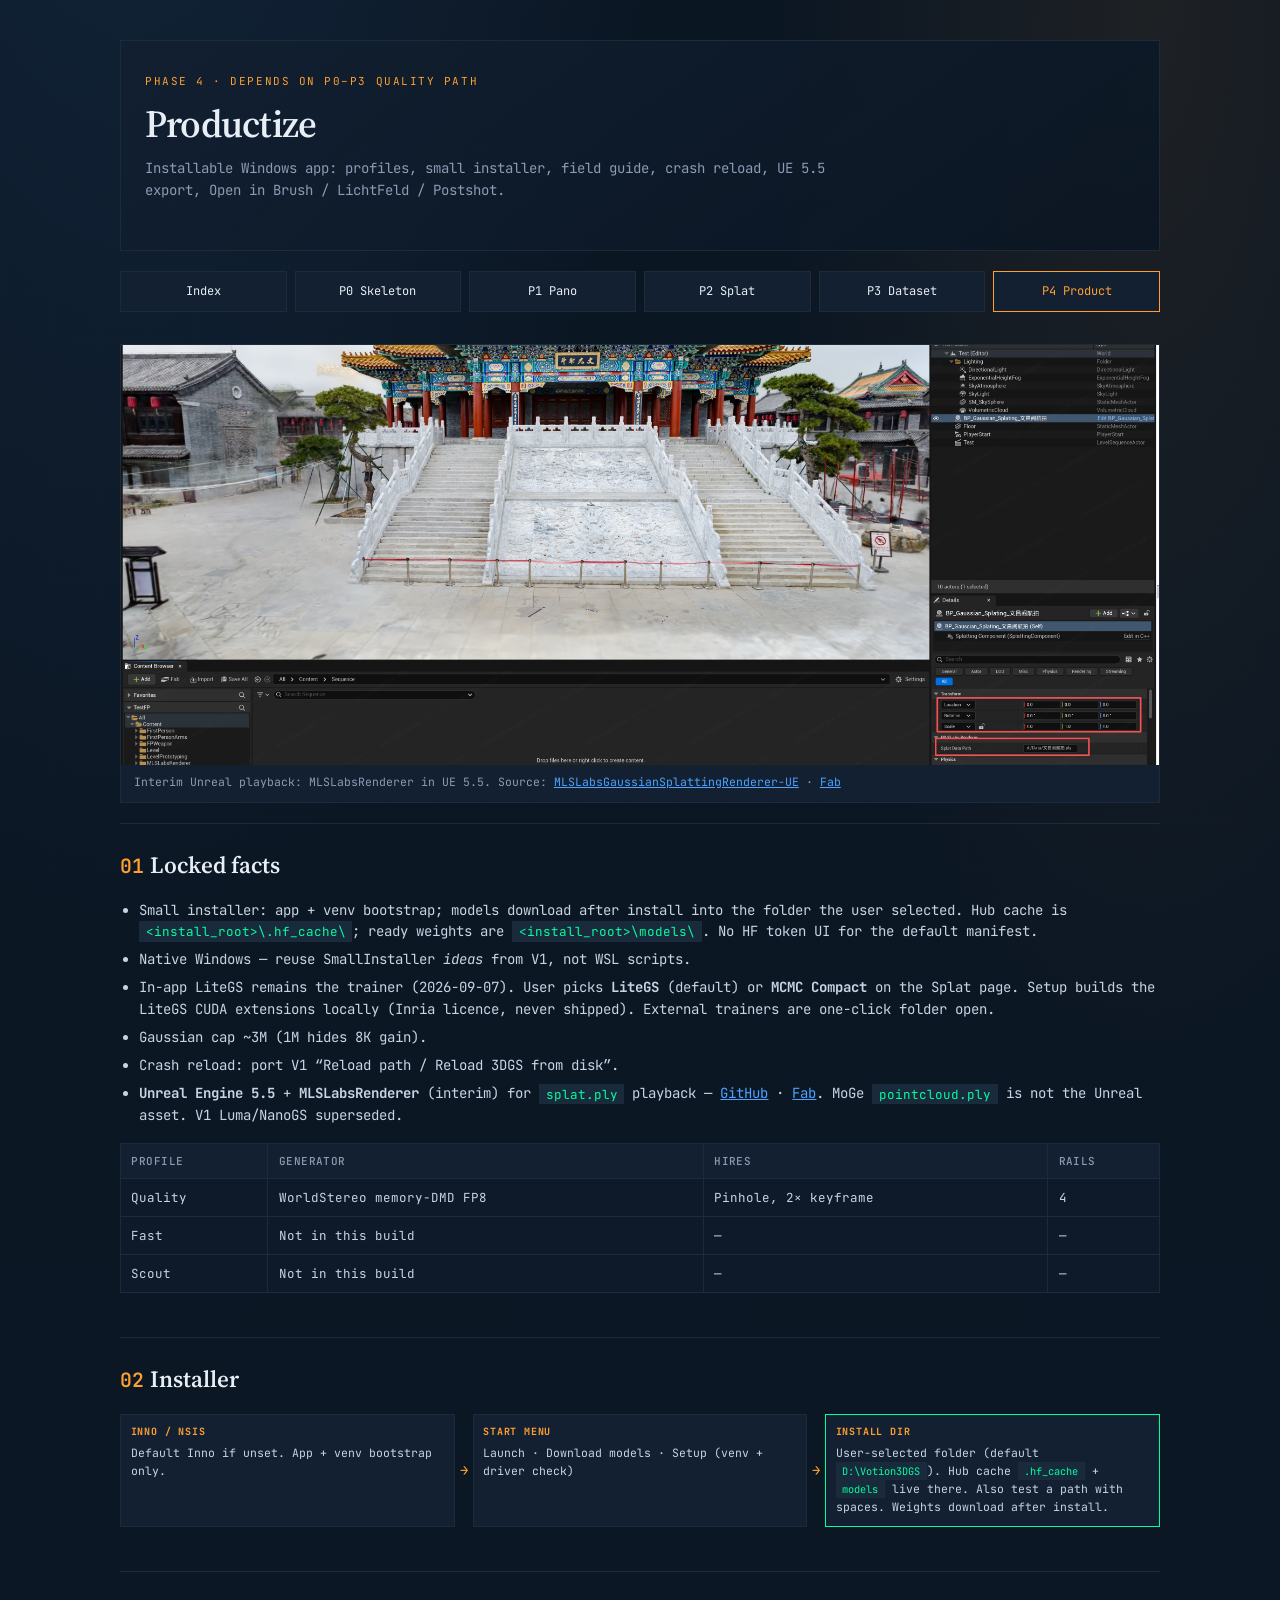
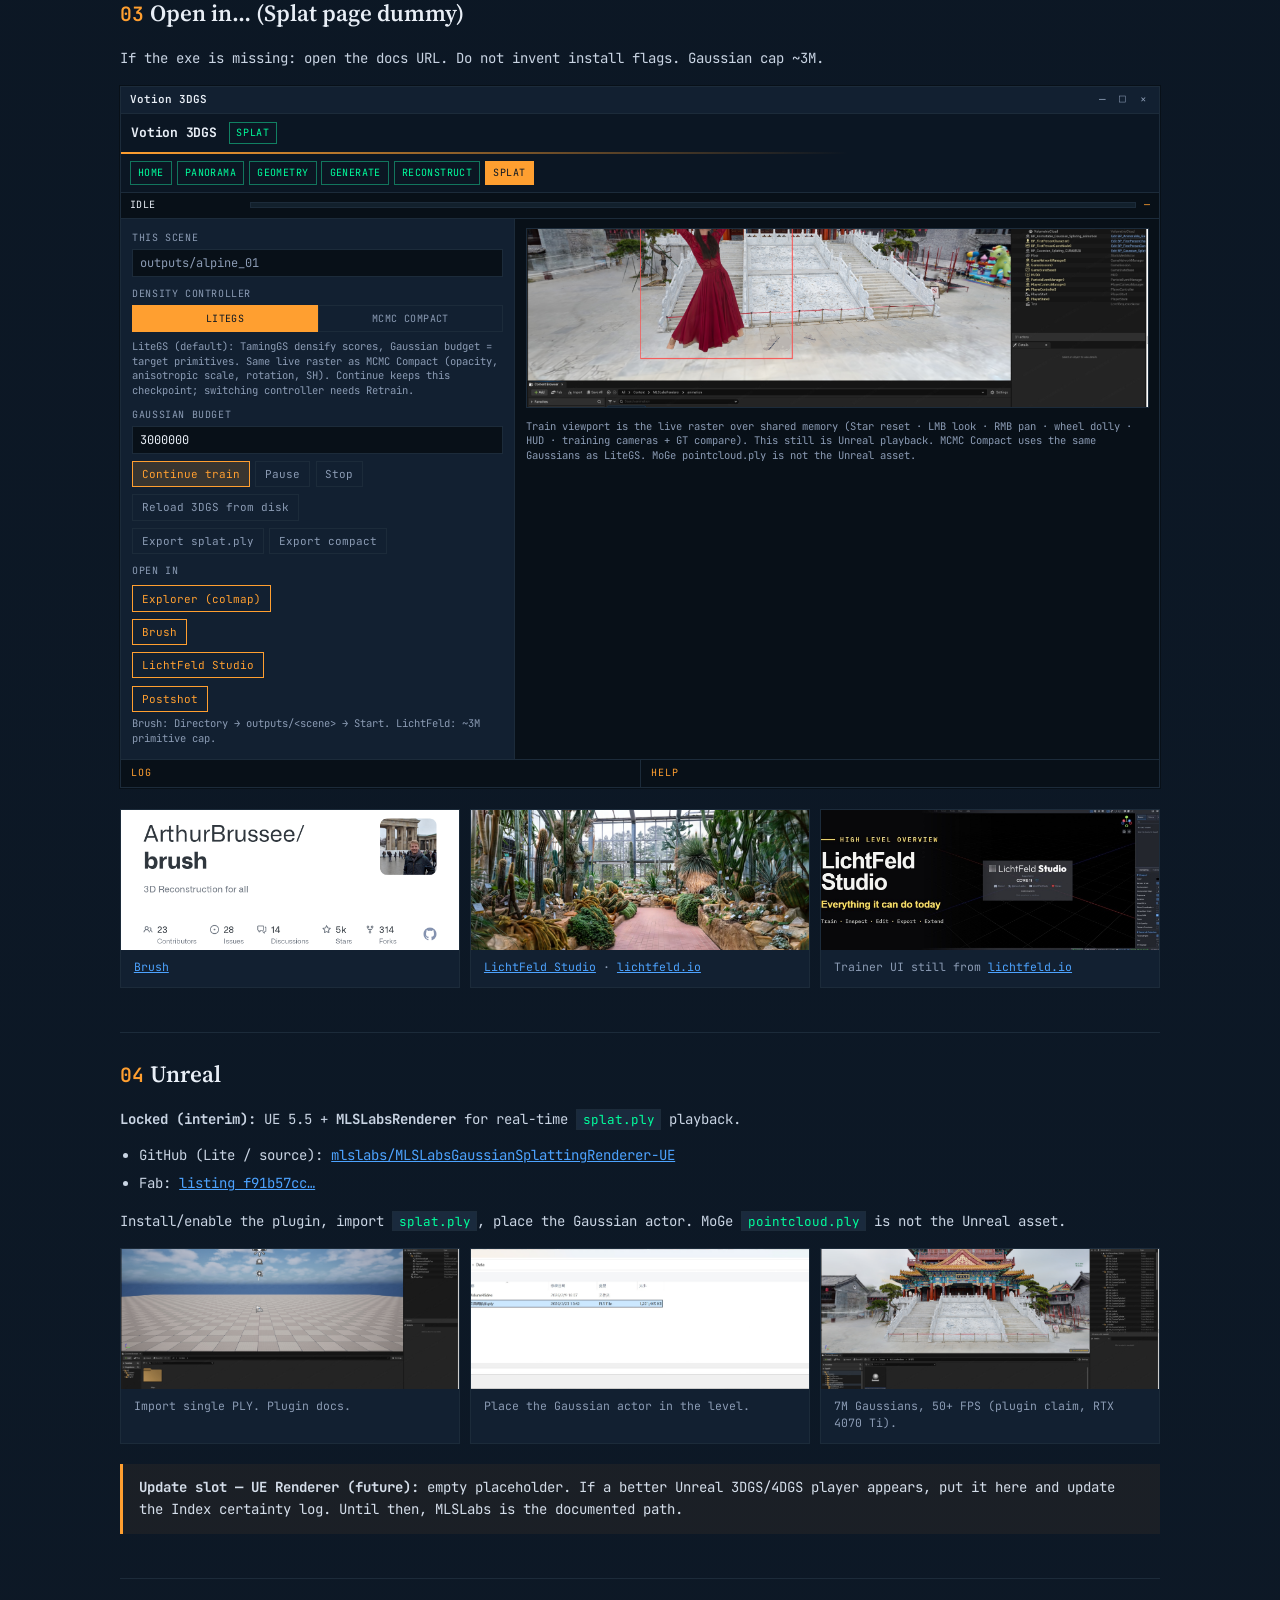
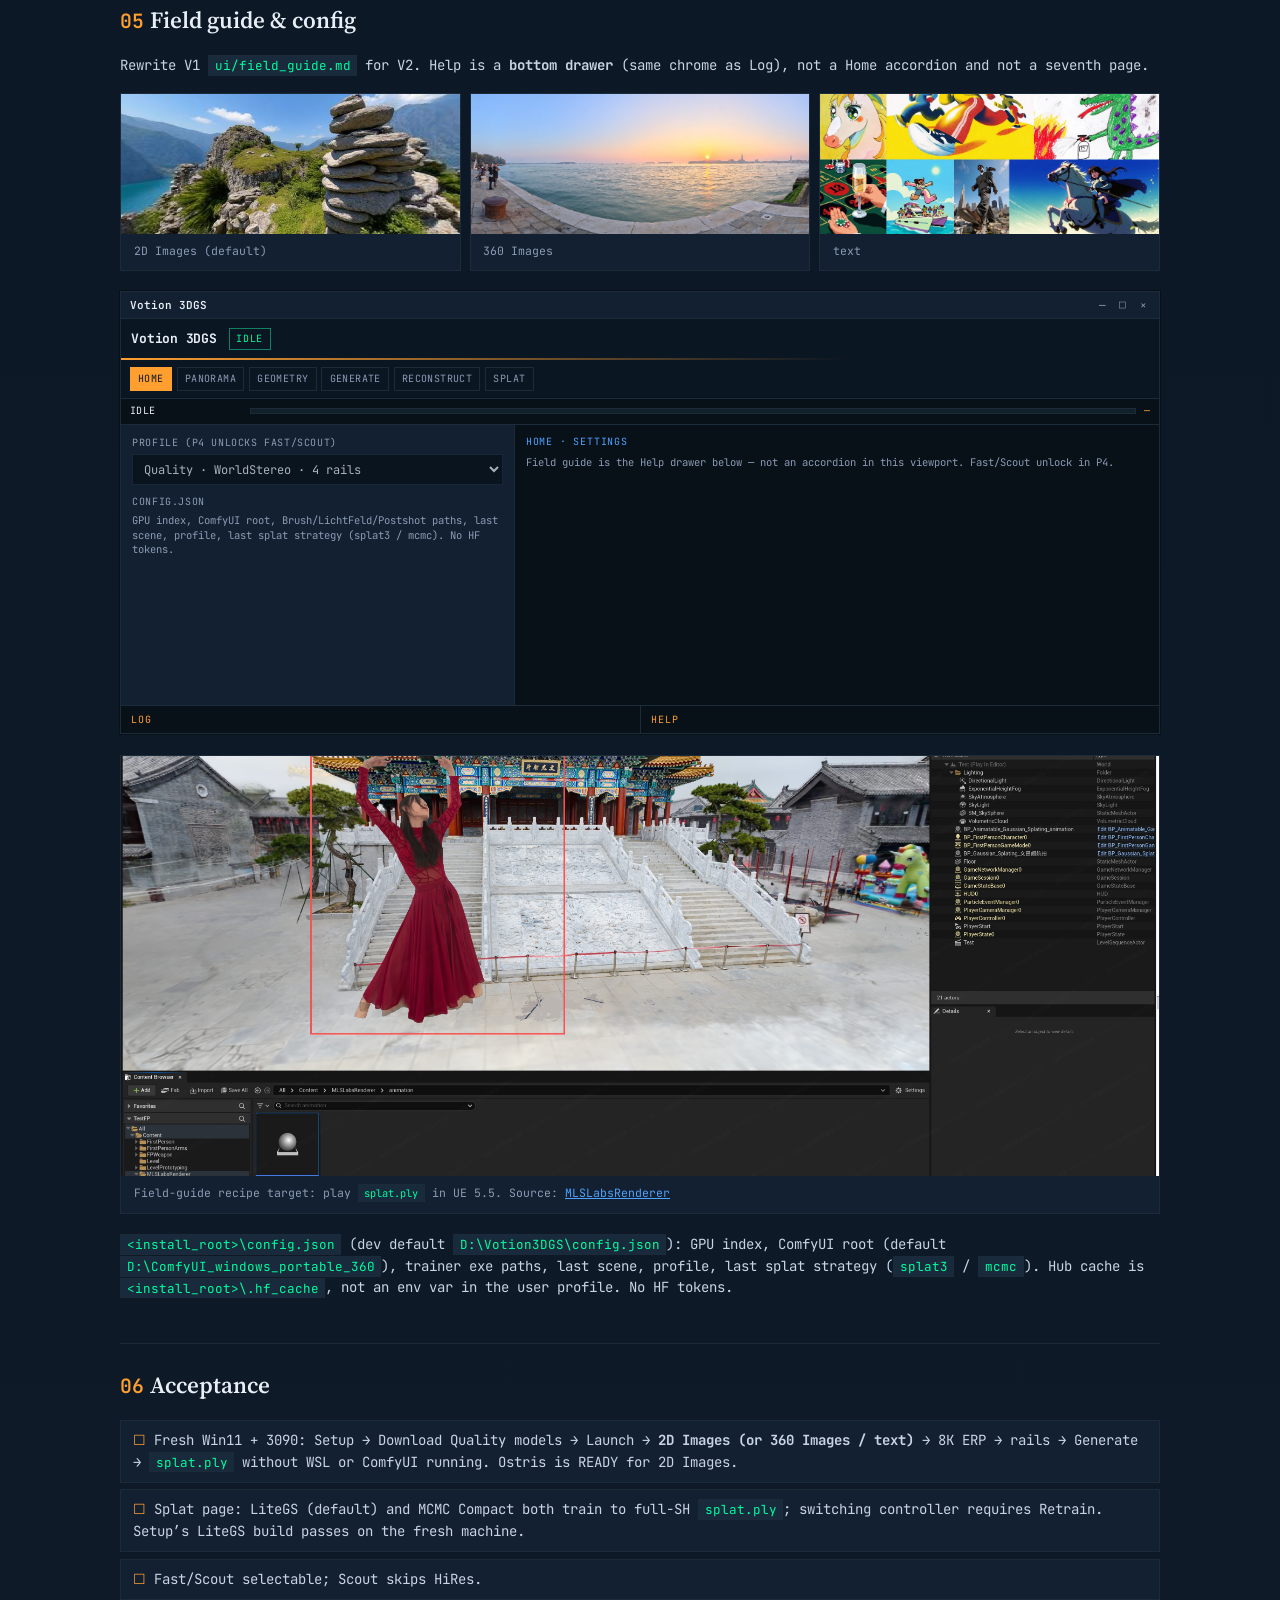
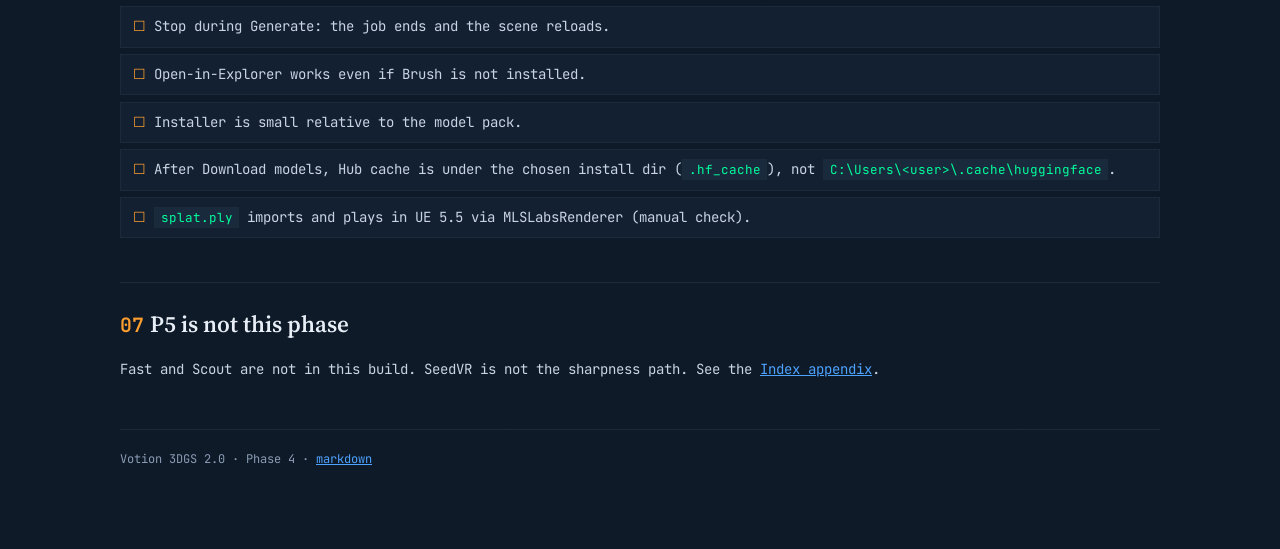
<file: Votion_3DGS_2.0_Phase4.html>
<!DOCTYPE html>
<html lang="en">
<head>
  <meta charset="utf-8" />
  <meta name="viewport" content="width=device-width, initial-scale=1" />
  <title>Votion 3DGS 2.0 — Phase 4 Product</title>
  <link rel="preconnect" href="https://fonts.googleapis.com" />
  <link rel="preconnect" href="https://fonts.gstatic.com" crossorigin />
  <link href="https://fonts.googleapis.com/css2?family=JetBrains+Mono:wght@400;500;600;700&family=Source+Serif+4:opsz,wght@8..60,500;8..60,600&display=swap" rel="stylesheet" />
  <link rel="stylesheet" href="votion-plan.css?v=20260905a" />
</head>
<body>
  <div class="wrap">
    <header class="hero">
      <p class="eyebrow">Phase 4 · Depends on P0–P3 Quality path</p>
      <h1>Productize</h1>
      <p class="tagline">Installable Windows app: profiles, small installer, field guide, crash reload, UE 5.5 export, Open in Brush / LichtFeld / Postshot.</p>
    </header>
    <nav class="phases">
      <a href="Votion_3DGS_2.0_Index.html">Index</a>
      <a href="Votion_3DGS_2.0_Phase0.html">P0 Skeleton</a>
      <a href="Votion_3DGS_2.0_Phase1.html">P1 Pano</a>
      <a href="Votion_3DGS_2.0_Phase2.html">P2 Splat</a>
      <a href="Votion_3DGS_2.0_Phase3.html">P3 Dataset</a>
      <a class="here" href="Votion_3DGS_2.0_Phase4.html">P4 Product</a>
    </nav>

    <figure class="fig">
      <img src="media/mlslabs-render.jpg" alt="MLSLabsRenderer playing a Gaussian splat in Unreal Engine 5" />
      <figcaption>
        Interim Unreal playback: MLSLabsRenderer in UE 5.5.
        Source: <a href="https://github.com/mlslabs/MLSLabsGaussianSplattingRenderer-UE">MLSLabsGaussianSplattingRenderer-UE</a>
        · <a href="https://www.fab.com/listings/f91b57cc-958d-40dd-a455-2535bf00e588">Fab</a>
      </figcaption>
    </figure>

    <section>
      <h2><span class="num">01</span>Locked facts</h2>
      <ul>
        <li>Small installer: app + venv bootstrap; models download after install into the folder the user selected. Hub cache is <code>&lt;install_root&gt;\.hf_cache\</code>; ready weights are <code>&lt;install_root&gt;\models\</code>. No HF token UI for the default manifest.</li>
        <li>Native Windows — reuse SmallInstaller <em>ideas</em> from V1, not WSL scripts.</li>
        <li>In-app LiteGS remains the trainer (2026-09-07). User picks <strong>LiteGS</strong> (default) or <strong>MCMC Compact</strong> on the Splat page. Setup builds the LiteGS CUDA extensions locally (Inria licence, never shipped). External trainers are one-click folder open.</li>
        <li>Gaussian cap ~3M (1M hides 8K gain).</li>
        <li>Crash reload: port V1 “Reload path / Reload 3DGS from disk”.</li>
        <li><strong>Unreal Engine 5.5</strong> + <strong>MLSLabsRenderer</strong> (interim) for <code>splat.ply</code> playback —
          <a href="https://github.com/mlslabs/MLSLabsGaussianSplattingRenderer-UE">GitHub</a> ·
          <a href="https://www.fab.com/listings/f91b57cc-958d-40dd-a455-2535bf00e588">Fab</a>.
          MoGe <code>pointcloud.ply</code> is not the Unreal asset. V1 Luma/NanoGS superseded.</li>
      </ul>
      <table>
        <thead><tr><th>Profile</th><th>Generator</th><th>HiRes</th><th>Rails</th></tr></thead>
        <tbody>
          <tr><td>Quality</td><td>WorldStereo memory-DMD FP8</td><td>Pinhole, 2× keyframe</td><td>4</td></tr>
          <tr><td>Fast</td><td>Not in this build</td><td>—</td><td>—</td></tr>
          <tr><td>Scout</td><td>Not in this build</td><td>—</td><td>—</td></tr>
        </tbody>
      </table>
    </section>

    <section>
      <h2><span class="num">02</span>Installer</h2>
      <div class="pipe">
        <div class="pipe-node"><b>Inno / NSIS</b>Default Inno if unset. App + venv bootstrap only.</div>
        <div class="pipe-arr">→</div>
        <div class="pipe-node"><b>Start Menu</b>Launch · Download models · Setup (venv + driver check)</div>
        <div class="pipe-arr">→</div>
        <div class="pipe-node out"><b>Install dir</b>User-selected folder (default <code>D:\Votion3DGS</code>). Hub cache <code>.hf_cache</code> + <code>models</code> live there. Also test a path with spaces. Weights download after install.</div>
      </div>
    </section>

    <section>
      <h2><span class="num">03</span>Open in… (Splat page dummy)</h2>
      <p>If the exe is missing: open the docs URL. Do not invent install flags. Gaussian cap ~3M.</p>
      <div class="desk">
        <div class="desk-win"><span><strong>Votion 3DGS</strong></span><span class="wbtn">— □ ×</span></div>
        <div class="desk-brand">
          <h3>Votion 3DGS</h3>
          <span class="live">splat</span>
        </div>
        <div class="desk-stages">
          <a class="done" href="Votion_3DGS_2.0_Phase0.html">Home</a>
          <a class="done" href="Votion_3DGS_2.0_Phase1.html">Panorama</a>
          <a class="done" href="Votion_3DGS_2.0_Phase2.html#geo">Geometry</a>
          <a class="done" href="Votion_3DGS_2.0_Phase3.html#gen-ui">Generate</a>
          <a class="done" href="Votion_3DGS_2.0_Phase2.html#recon">Reconstruct</a>
          <a class="on" href="Votion_3DGS_2.0_Phase4.html">Splat</a>
        </div>
        <div class="job-strip">
          <span class="job-cap">idle</span>
          <div class="job-bar"><i style="width:0%"></i></div>
          <span class="job-pct">—</span>
        </div>
        <div class="desk-body">
          <div class="desk-rail">
            <label class="f-lab">This scene</label>
            <input class="f-in" value="outputs/alpine_01" readonly />
            <label class="f-lab">Density controller</label>
            <div class="f-tog splat-strat" role="tablist">
              <button type="button" class="on" data-splat-strat="litegs">LiteGS</button>
              <button type="button" data-splat-strat="mcmc_compact">MCMC Compact</button>
            </div>
            <p class="f-hint splat-strat-hint">LiteGS (default): TamingGS densify scores, Gaussian budget = target primitives. Same live raster as MCMC Compact (opacity, anisotropic scale, rotation, SH). Continue keeps this checkpoint; switching controller needs Retrain.</p>
            <label class="f-lab">Gaussian budget</label>
            <input class="f-in" value="3000000" />
            <div class="f-row"><button class="f-btn pri" type="button">Continue train</button>
            <button class="f-btn ghost" type="button" data-splat-pause>Pause</button>
            <button class="f-btn ghost" type="button">Stop</button></div>
            <div class="f-row"><button class="f-btn ghost" type="button">Reload 3DGS from disk</button></div>
            <div class="f-row"><button class="f-btn ghost" type="button">Export splat.ply</button><button class="f-btn ghost" type="button">Export compact</button></div>
            <label class="f-lab">Open in</label>
            <div class="f-row"><button class="f-btn" type="button">Explorer (colmap)</button></div>
            <div class="f-row"><button class="f-btn" type="button">Brush</button></div>
            <div class="f-row"><button class="f-btn" type="button">LichtFeld Studio</button></div>
            <div class="f-row"><button class="f-btn" type="button">Postshot</button></div>
            <p class="f-hint">Brush: Directory → outputs/&lt;scene&gt; → Start. LichtFeld: ~3M primitive cap.</p>
          </div>
          <div class="desk-view">
            <img src="media/mlslabs-play.jpg" alt="Splat playback stand-in" style="width:100%;max-height:180px;object-fit:cover;border:1px solid var(--line)" />
            <p class="f-hint">Train viewport is the live raster over shared memory (Star reset · LMB look · RMB pan · wheel dolly · HUD · training cameras + GT compare). This still is Unreal playback. MCMC Compact uses the same Gaussians as LiteGS. MoGe pointcloud.ply is not the Unreal asset.</p>
          </div>
        </div>
        <div class="desk-draws">
        <details class="desk-log-draw"><summary>Log</summary><div class="desk-log splat-strat-log"><b>STATUS // splat</b><br />controller LiteGS · Crash reload ports V1 Reload path / Reload 3DGS from disk.</div></details>
        <details class="desk-log-draw"><summary>Help</summary><div class="desk-log">
          <b>SPLAT</b><br />
          Backend is LiteGS (built at Setup). Pick <strong>LiteGS</strong> (default) or <strong>MCMC Compact</strong>, then Train / Retrain. Continue keeps the checkpoint’s controller with optimizer state; old gsplat checkpoints show “Retrain required”.
          Pause / Resume in-process; Stop kills training. Viewport: live raster over shared memory; reset is the rails Star. Export splat.ply is full SH; Export compact prunes and can drop f_rest.
          Open in Brush: Directory → outputs/&lt;scene&gt; → Start.
          LichtFeld primitive cap ~3M. If the exe is missing, open the docs URL — do not invent install flags.
          Unreal: import splat.ply in UE 5.5 + MLSLabsRenderer.
          LiteGS (Moore Threads) is under the Inria Gaussian-Splatting License: research and evaluation use only. Built locally at Setup; never redistributed.
        </div></details>
        </div>
      </div>
      <div class="fig-grid">
        <figure class="fig">
          <img src="media/brush-og.png" alt="Brush splat trainer GitHub preview" />
          <figcaption><a href="https://github.com/ArthurBrussee/brush">Brush</a></figcaption>
        </figure>
        <figure class="fig">
          <img src="media/lichtfeld-botanics.webp" alt="LichtFeld Studio botanics scene preview" />
          <figcaption><a href="https://github.com/MrNeRF/LichtFeld-Studio">LichtFeld Studio</a> · <a href="https://lichtfeld.io/">lichtfeld.io</a></figcaption>
        </figure>
        <figure class="fig">
          <img src="media/lichtfeld-studio.jpg" alt="LichtFeld Studio product still" />
          <figcaption>Trainer UI still from <a href="https://lichtfeld.io/">lichtfeld.io</a></figcaption>
        </figure>
      </div>
    </section>

    <section>
      <h2><span class="num">04</span>Unreal</h2>
      <p><strong>Locked (interim):</strong> UE 5.5 + <strong>MLSLabsRenderer</strong> for real-time <code>splat.ply</code> playback.</p>
      <ul>
        <li>GitHub (Lite / source): <a href="https://github.com/mlslabs/MLSLabsGaussianSplattingRenderer-UE">mlslabs/MLSLabsGaussianSplattingRenderer-UE</a></li>
        <li>Fab: <a href="https://www.fab.com/listings/f91b57cc-958d-40dd-a455-2535bf00e588">listing f91b57cc…</a></li>
      </ul>
      <p>Install/enable the plugin, import <code>splat.ply</code>, place the Gaussian actor. MoGe <code>pointcloud.ply</code> is not the Unreal asset.</p>
      <div class="fig-grid">
        <figure class="fig">
          <img src="media/mlslabs-import.jpg" alt="MLSLabsRenderer import-single-PLY toolbar in Unreal" />
          <figcaption>Import single PLY. Plugin docs.</figcaption>
        </figure>
        <figure class="fig">
          <img src="media/mlslabs-select.jpg" alt="MLSLabsRenderer actor select in Unreal" />
          <figcaption>Place the Gaussian actor in the level.</figcaption>
        </figure>
        <figure class="fig">
          <img src="media/mlslabs-7m.jpg" alt="MLSLabsRenderer 7 million Gaussians at 50-plus FPS" />
          <figcaption>7M Gaussians, 50+ FPS (plugin claim, RTX 4070 Ti).</figcaption>
        </figure>
      </div>
      <div class="callout">
        <strong>Update slot — UE Renderer (future):</strong> empty placeholder. If a better Unreal 3DGS/4DGS player appears, put it here and update the Index certainty log. Until then, MLSLabs is the documented path.
      </div>
    </section>

    <section>
      <h2><span class="num">05</span>Field guide &amp; config</h2>
      <p>Rewrite V1 <code>ui/field_guide.md</code> for V2. Help is a <strong>bottom drawer</strong> (same chrome as Log), not a Home accordion and not a seventh page.</p>
      <div class="mode-grid">
        <figure class="fig">
          <img src="media/matrix3d-i2p.png" alt="2D Images field-guide input" />
          <figcaption>2D Images (default)</figcaption>
        </figure>
        <figure class="fig erp">
          <img src="media/polyhaven-venice.png" alt="360 Images field-guide input" />
          <figcaption>360 Images</figcaption>
        </figure>
        <figure class="fig">
          <img src="media/krea2-hero.jpg" alt="text field-guide input" />
          <figcaption>text</figcaption>
        </figure>
      </div>
      <div class="desk">
        <div class="desk-win"><span><strong>Votion 3DGS</strong></span><span class="wbtn">— □ ×</span></div>
        <div class="desk-brand">
          <h3>Votion 3DGS</h3>
          <span class="live">idle</span>
        </div>
        <div class="desk-stages">
          <a class="on" href="Votion_3DGS_2.0_Phase0.html">Home</a>
          <a href="Votion_3DGS_2.0_Phase1.html">Panorama</a>
          <a href="Votion_3DGS_2.0_Phase2.html#geo">Geometry</a>
          <a href="Votion_3DGS_2.0_Phase3.html#gen-ui">Generate</a>
          <a href="Votion_3DGS_2.0_Phase2.html#recon">Reconstruct</a>
          <a href="Votion_3DGS_2.0_Phase4.html">Splat</a>
        </div>
        <div class="job-strip">
          <span class="job-cap">idle</span>
          <div class="job-bar"><i style="width:0%"></i></div>
          <span class="job-pct">—</span>
        </div>
        <div class="desk-body">
          <div class="desk-rail">
            <label class="f-lab">Profile (P4 unlocks Fast/Scout)</label>
            <select class="f-sel" disabled>
              <option selected>Quality · WorldStereo · 4 rails</option>
              <option>Fast · not in this build</option>
              <option>Scout · not in this build</option>
            </select>
            <label class="f-lab">config.json</label>
            <p class="f-hint">GPU index, ComfyUI root, Brush/LichtFeld/Postshot paths, last scene, profile, last splat strategy (splat3 / mcmc). No HF tokens.</p>
          </div>
          <div class="desk-view">
            <p class="view-lbl">Home · settings</p>
            <p class="f-hint">Field guide is the Help drawer below — not an accordion in this viewport. Fast/Scout unlock in P4.</p>
          </div>
        </div>
        <div class="desk-draws">
        <details class="desk-log-draw"><summary>Log</summary><div class="desk-log"><b>STATUS // idle</b><br />Log is a drawer. Help is a matching drawer (locked 2026-08-31).</div></details>
        <details class="desk-log-draw"><summary>Help</summary><div class="desk-log">
          <b>FIELD GUIDE</b><br />
          2D Images (default) or 360 / text → 8K ERP → Compute geometry → rails → Generate → splat.ply.
          Ostris Edit is native READY. h_fov 10–170, type or drag, default 70. Surroundings always end with no peoples, no cars.
          Left 2:1 Fit / 100% + draggable split. Right 360 is spherical (yaw + pitch). text keeps the trigger prefix.
          After 2D Images, the original photo is pasted back. The Generate prompt must describe the panorama.
          Preview the mesh flight. Four rails usually enough. Do not skip 8K. Extra rails do not fix glass.
          In-app train: LiteGS (default) or MCMC Compact. Brush: Directory → outputs/&lt;scene&gt; → Start. Unreal: UE 5.5 + MLSLabsRenderer import splat.ply (full SH).
        </div></details>
        </div>
      </div>
      <figure class="fig">
        <img src="media/mlslabs-play.jpg" alt="MLSLabsRenderer playing a Gaussian splat in Unreal" />
        <figcaption>Field-guide recipe target: play <code>splat.ply</code> in UE 5.5. Source: <a href="https://github.com/mlslabs/MLSLabsGaussianSplattingRenderer-UE">MLSLabsRenderer</a></figcaption>
      </figure>
      <p><code>&lt;install_root&gt;\config.json</code> (dev default <code>D:\Votion3DGS\config.json</code>): GPU index, ComfyUI root (default <code>D:\ComfyUI_windows_portable_360</code>), trainer exe paths, last scene, profile, last splat strategy (<code>splat3</code> / <code>mcmc</code>). Hub cache is <code>&lt;install_root&gt;\.hf_cache</code>, not an env var in the user profile. No HF tokens.</p>
    </section>

    <section>
      <h2><span class="num">06</span>Acceptance</h2>
      <ul class="check">
        <li>Fresh Win11 + 3090: Setup → Download Quality models → Launch → <strong>2D Images (or 360 Images / text)</strong> → 8K ERP → rails → Generate → <code>splat.ply</code> without WSL or ComfyUI running. Ostris is READY for 2D Images.</li>
        <li>Splat page: LiteGS (default) and MCMC Compact both train to full-SH <code>splat.ply</code>; switching controller requires Retrain. Setup’s LiteGS build passes on the fresh machine.</li>
        <li>Fast/Scout selectable; Scout skips HiRes.</li>
        <li>Stop during Generate: the job ends and the scene reloads.</li>
        <li>Open-in-Explorer works even if Brush is not installed.</li>
        <li>Installer is small relative to the model pack.</li>
        <li>After Download models, Hub cache is under the chosen install dir (<code>.hf_cache</code>), not <code>C:\Users\&lt;user&gt;\.cache\huggingface</code>.</li>
        <li><code>splat.ply</code> imports and plays in UE 5.5 via MLSLabsRenderer (manual check).</li>
      </ul>
    </section>

    <section>
      <h2><span class="num">07</span>P5 is not this phase</h2>
      <p>Fast and Scout are not in this build. SeedVR is not the sharpness path. See the <a href="Votion_3DGS_2.0_Index.html#p5">Index appendix</a>.</p>
    </section>
    <footer>Votion 3DGS 2.0 · Phase 4 · <a href="Votion_3DGS_2.0_Phase4.md">markdown</a></footer>
  </div>
  <script src="rail-dummy.js"></script>
</body>
</html>
</file>
<file: votion-plan.css>
:root {
  --bg: #0b1623;
  --bg-2: #122031;
  --bg-3: #1a2a3d;
  --line: #1c2b3a;
  --text: #e8eef6;
  --muted: #8b9bb4;
  --accent: #ff9f30;
  --cyan: #4da3ff;
  --green: #00ff9d;
  --red: #ff4d6d;
  --max: 1080px;
}
* { box-sizing: border-box; }
html { scroll-behavior: smooth; }
body {
  margin: 0;
  font-family: "JetBrains Mono", ui-monospace, monospace;
  background:
    radial-gradient(ellipse 80% 50% at 10% -10%, rgba(77,163,255,0.12), transparent 55%),
    radial-gradient(ellipse 60% 40% at 90% 0%, rgba(255,159,48,0.08), transparent 50%),
    linear-gradient(180deg, #0b1623 0%, #0e1a28 100%);
  color: var(--text);
  line-height: 1.55;
  font-size: 14px;
}
body::before {
  content: "";
  position: fixed;
  inset: 0;
  pointer-events: none;
  opacity: 0.07;
  background-image:
    linear-gradient(var(--line) 1px, transparent 1px),
    linear-gradient(90deg, var(--line) 1px, transparent 1px);
  background-size: 48px 48px;
  z-index: 0;
}
.wrap { position: relative; z-index: 1; max-width: var(--max); margin: 0 auto; padding: 2.5rem 1.25rem 5rem; }
header.hero {
  border: 1px solid var(--line);
  background: linear-gradient(145deg, rgba(18,32,49,0.95), rgba(11,22,35,0.9));
  padding: 2rem 1.5rem 1.75rem;
  margin-bottom: 1.25rem;
}
.eyebrow {
  color: var(--accent);
  font-size: 11px;
  letter-spacing: 0.14em;
  text-transform: uppercase;
  margin: 0 0 0.75rem;
}
h1 {
  font-family: "Source Serif 4", Georgia, serif;
  font-weight: 600;
  font-size: clamp(1.7rem, 4vw, 2.4rem);
  line-height: 1.15;
  margin: 0 0 0.75rem;
  letter-spacing: -0.02em;
}
.tagline { color: var(--muted); margin: 0 0 1.25rem; max-width: 44rem; }
.meta-row {
  display: flex; flex-wrap: wrap; gap: 0.5rem 1rem;
  color: var(--muted); font-size: 12px;
}
.meta-row span { border: 1px solid var(--line); padding: 0.25rem 0.55rem; background: var(--bg-2); }
nav.phases {
  display: grid;
  grid-template-columns: repeat(auto-fit, minmax(110px, 1fr));
  gap: 0.5rem;
  margin: 0 0 2rem;
}
nav.phases a {
  color: var(--text);
  text-decoration: none;
  border: 1px solid var(--line);
  background: var(--bg-2);
  padding: 0.65rem 0.75rem;
  font-size: 12px;
  text-align: center;
}
nav.phases a:hover { border-color: var(--accent); color: var(--accent); }
nav.phases a.here { border-color: var(--accent); color: var(--accent); }
nav.toc {
  display: grid;
  grid-template-columns: repeat(auto-fit, minmax(160px, 1fr));
  gap: 0.5rem;
  margin: 0 0 2rem;
}
nav.toc a {
  color: var(--text);
  text-decoration: none;
  border: 1px solid var(--line);
  background: var(--bg-2);
  padding: 0.65rem 0.75rem;
  font-size: 12px;
}
nav.toc a:hover { border-color: var(--accent); color: var(--accent); }
section {
  margin-bottom: 2.75rem;
  border-top: 1px solid var(--line);
  padding-top: 1.5rem;
}
h2 {
  font-family: "Source Serif 4", Georgia, serif;
  font-size: 1.45rem;
  font-weight: 600;
  margin: 0 0 1rem;
}
h2 .num { color: var(--accent); margin-right: 0.4rem; font-family: "JetBrains Mono", monospace; font-size: 0.85em; }
h3 {
  font-size: 13px;
  letter-spacing: 0.06em;
  text-transform: uppercase;
  color: var(--cyan);
  margin: 1.5rem 0 0.6rem;
}
p { margin: 0 0 0.9rem; color: #c9d4e3; }
ul, ol { margin: 0 0 1rem; padding-left: 1.2rem; color: #c9d4e3; }
li { margin-bottom: 0.4rem; }
a { color: var(--cyan); }
code, .path {
  font-family: "JetBrains Mono", monospace;
  font-size: 0.9em;
  background: var(--bg-3);
  border: 1px solid var(--line);
  padding: 0.05rem 0.35rem;
  color: var(--green);
}
pre {
  background: #081018;
  border: 1px solid var(--line);
  padding: 1rem 1.1rem;
  overflow-x: auto;
  font-size: 12px;
  line-height: 1.45;
  color: #b8c7d9;
  margin: 0 0 1rem;
}
table {
  width: 100%;
  border-collapse: collapse;
  margin: 0 0 1.1rem;
  font-size: 12.5px;
}
th, td {
  border: 1px solid var(--line);
  padding: 0.55rem 0.65rem;
  text-align: left;
  vertical-align: top;
}
th { background: var(--bg-2); color: var(--muted); font-weight: 500; letter-spacing: 0.04em; text-transform: uppercase; font-size: 11px; }
td { background: rgba(18,32,49,0.45); color: #c9d4e3; }
.callout {
  border-left: 3px solid var(--accent);
  background: rgba(255,159,48,0.06);
  padding: 0.85rem 1rem;
  margin: 1rem 0;
  color: #d5deea;
}
.callout.good { border-left-color: var(--green); background: rgba(0,255,157,0.05); }
.callout.warn { border-left-color: var(--red); background: rgba(255,77,109,0.06); }
.flow { display: grid; gap: 0.45rem; margin: 1rem 0 1.25rem; }
.flow-step {
  display: grid;
  grid-template-columns: 2.2rem 1fr;
  gap: 0.75rem;
  align-items: start;
  border: 1px solid var(--line);
  background: var(--bg-2);
  padding: 0.75rem 0.9rem;
}
.flow-step b { color: var(--accent); font-size: 12px; }
.flow-step strong { color: var(--text); display: block; margin-bottom: 0.2rem; }
.check { list-style: none; padding-left: 0; }
.check li {
  border: 1px solid var(--line);
  background: var(--bg-2);
  padding: 0.55rem 0.75rem;
  margin-bottom: 0.4rem;
}
.check li::before { content: "☐ "; color: var(--accent); }
.fig {
  margin: 1rem 0 1.25rem;
  border: 1px solid var(--line);
  background: var(--bg-2);
}
.fig img {
  display: block;
  width: 100%;
  height: auto;
  max-height: 420px;
  object-fit: cover;
  object-position: center;
}
.fig.contain img {
  object-fit: contain;
  background: #081018;
  max-height: 460px;
}
.fig figcaption,
.pvis span {
  padding: 0.55rem 0.8rem 0.7rem;
  font-size: 11.5px;
  color: var(--muted);
  line-height: 1.45;
}
.fig-grid {
  display: grid;
  grid-template-columns: repeat(3, minmax(0, 1fr));
  gap: 0.65rem;
  margin: 1rem 0 1.25rem;
  align-items: stretch;
}
.fig-grid .fig,
.mode-grid .fig {
  margin: 0;
  display: flex;
  flex-direction: column;
  min-width: 0;
}
.fig-grid .fig img,
.mode-grid .fig img {
  width: 100%;
  height: 140px;
  max-height: 140px;
  object-fit: cover;
  object-position: center;
  flex: 0 0 140px;
  background: #081018;
}
.fig.erp img,
.mode-grid .fig.erp img,
.fig-grid .fig.erp img {
  object-fit: cover;
  background: #081018;
  max-height: 140px;
}
.fig-grid .fig figcaption,
.mode-grid .fig figcaption {
  flex: 1;
}
.pipeline-visual {
  display: grid;
  grid-template-columns: repeat(3, 1fr);
  gap: 0.55rem;
  margin: 1rem 0 1.25rem;
}
.pvis {
  border: 1px solid var(--line);
  background: var(--bg-2);
  text-decoration: none;
  color: inherit;
  display: block;
}
.pvis img { width: 100%; height: 118px; object-fit: cover; display: block; }
.pvis span { display: block; padding: 0.45rem 0.55rem 0.55rem; }
.pvis b {
  color: var(--accent);
  display: block;
  font-size: 11px;
  letter-spacing: 0.05em;
  text-transform: uppercase;
  margin-bottom: 0.15rem;
}
.hero-media {
  margin: 1.1rem 0 0;
  border: 1px solid var(--line);
  background: var(--bg-2);
  display: block;
}
.hero-media img {
  display: block;
  width: 100%;
  max-height: 280px;
  object-fit: cover;
}
figure.hero-media { margin: 1.1rem 0 0; padding: 0; }
figure.hero-media figcaption {
  padding: 0.55rem 0.8rem 0.7rem;
  font-size: 11.5px;
  color: var(--muted);
  line-height: 1.45;
}
.mode-grid {
  display: grid;
  grid-template-columns: repeat(3, minmax(0, 1fr));
  gap: 0.55rem;
  margin: 1rem 0 1.25rem;
  align-items: stretch;
}
.pvis.erp img {
  object-fit: contain;
  background: #081018;
}
@media (max-width: 720px) {
  .pipeline-visual { grid-template-columns: 1fr 1fr; }
  .mode-grid,
  .fig-grid { grid-template-columns: 1fr; }
}
@media (max-width: 640px) {
  .wrap { padding: 1.5rem 0.9rem 3.5rem; }
  header.hero { padding: 1.35rem 1rem; }
}
footer {
  margin-top: 3rem;
  padding-top: 1.25rem;
  border-top: 1px solid var(--line);
  color: var(--muted);
  font-size: 12px;
}

/* Geometry / Generate page wireframes (plan only — not a screenshot of the app) */
.ui-mock {
  border: 1px solid var(--line);
  background: #081018;
  padding: 0.85rem 0.9rem 1rem;
  margin: 1rem 0 1.25rem;
}
.ui-mock .mock-title {
  font-size: 10px;
  letter-spacing: 0.12em;
  text-transform: uppercase;
  color: var(--accent);
  margin: 0 0 0.65rem;
}
.ui-mock .bar {
  display: flex;
  flex-wrap: wrap;
  gap: 0.4rem;
  align-items: center;
  margin-bottom: 0.65rem;
}
.ui-mock .btn {
  border: 1px solid var(--accent);
  color: var(--accent);
  padding: 0.28rem 0.6rem;
  font-size: 11px;
  background: transparent;
}
.ui-mock .btn.ghost {
  border-color: var(--line);
  color: var(--muted);
}
.ui-mock .btn.primary {
  background: rgba(255, 159, 48, 0.14);
}
.ui-mock .btn.disabled {
  opacity: 0.4;
  border-color: var(--line);
  color: var(--muted);
}
.ui-mock .chip {
  font-size: 10px;
  border: 1px solid var(--line);
  padding: 0.12rem 0.4rem;
  color: var(--muted);
}
.ui-mock .split {
  display: grid;
  grid-template-columns: 1fr 1fr;
  gap: 0.5rem;
}
.ui-mock .panel {
  border: 1px dashed #2a3d52;
  min-height: 148px;
  position: relative;
  background:
    radial-gradient(ellipse 70% 55% at 50% 58%, rgba(77, 163, 255, 0.09), transparent 70%),
    var(--bg-2);
  overflow: hidden;
}
.ui-mock .panel span.lbl {
  position: absolute;
  top: 0.4rem;
  left: 0.5rem;
  font-size: 10px;
  letter-spacing: 0.08em;
  text-transform: uppercase;
  color: var(--cyan);
  z-index: 1;
}
.ui-mock .star {
  position: absolute;
  left: 48%;
  top: 52%;
  color: var(--accent);
  transform: translate(-50%, -50%);
  font-size: 1.15rem;
  text-shadow: 0 0 10px rgba(255, 159, 48, 0.7);
  z-index: 2;
}
.ui-mock .path {
  position: absolute;
  left: 48%;
  top: 52%;
  width: 42%;
  height: 28%;
  border: 1.5px dashed var(--green);
  border-radius: 40% 18% 55% 22%;
  opacity: 0.75;
  transform: translate(0, -40%);
  pointer-events: none;
}
.ui-mock .path.b {
  width: 36%;
  height: 38%;
  border-color: var(--cyan);
  transform: translate(-8%, -10%) rotate(-25deg);
  opacity: 0.45;
}
.ui-mock .look,
.desk-view .look {
  position: absolute;
  width: 8px;
  height: 8px;
  border-radius: 50%;
  background: #ffe566;
  box-shadow: 0 0 0 2px rgba(255, 229, 102, 0.35);
  z-index: 2;
}
.knot {
  position: absolute;
  width: 14px;
  height: 14px;
  margin: -7px 0 0 -7px;
  border: 1px solid var(--accent);
  background: var(--bg);
  color: var(--accent);
  font-size: 8px;
  line-height: 12px;
  text-align: center;
  z-index: 3;
  cursor: grab;
}
.knot.origin {
  border: 0;
  background: transparent;
  color: var(--accent);
  font-size: 1rem;
  line-height: 1;
  width: auto;
  height: auto;
  margin: 0;
  cursor: not-allowed;
}
.ray {
  position: absolute;
  height: 1.5px;
  background: #ffe566;
  transform-origin: 0 50%;
  z-index: 2;
  pointer-events: none;
  opacity: 0.85;
}
.ui-mock .rail-row,
.desk-view .rail-row {
  display: grid;
  grid-template-columns: 4.8rem 1fr auto;
  gap: 0.45rem;
  align-items: center;
  border: 1px solid var(--line);
  padding: 0.42rem 0.55rem;
  margin-top: 0.4rem;
  font-size: 12px;
  background: var(--bg-2);
}
.ui-mock .rail-row.active,
.desk-view .rail-row.active { border-color: var(--accent); }
.desk-view .rail-row.pick { cursor: pointer; }
.desk-rail .rail-keep {
  border: 1px solid var(--line);
  padding: 0.4rem 0.5rem;
  margin-top: 0.45rem;
  font-size: 12px;
  background: var(--bg-2);
}
.desk-rail .rail-keep.ditched { opacity: 0.65; }
.ui-mock .progress,
.desk-view .progress {
  height: 6px;
  background: var(--bg-3);
  border: 1px solid var(--line);
  margin-top: 0.25rem;
}
.ui-mock .progress > i,
.desk-view .progress > i {
  display: block;
  height: 100%;
  background: var(--green);
}
.ui-mock .status { font-size: 11px; color: var(--muted); margin: 0.45rem 0 0; }
.ui-mock .pano-strip {
  height: 52px;
  margin-bottom: 0.55rem;
  border: 1px solid var(--line);
  background:
    linear-gradient(90deg, #1a3048 0%, #3d5a3a 22%, #6a5a38 48%, #2a3d52 78%, #1a3048 100%);
  position: relative;
}
.ui-mock .pano-strip::after {
  content: "pano.png  ·  8192 × 4096 ERP";
  position: absolute;
  right: 0.55rem;
  bottom: 0.25rem;
  font-size: 10px;
  color: rgba(232, 238, 246, 0.7);
}
.ui-mock .progress {
  height: 6px;
  background: var(--bg-3);
  border: 1px solid var(--line);
  margin-top: 0.25rem;
}
.ui-mock .progress > i {
  display: block;
  height: 100%;
  background: var(--green);
}
.gate-legend {
  display: flex;
  flex-wrap: wrap;
  gap: 0.85rem 1.25rem;
  font-size: 12px;
  color: var(--muted);
  margin: 0.4rem 0 1rem;
}
.gate-legend .sw {
  display: inline-block;
  width: 12px;
  height: 12px;
  margin-right: 0.35rem;
  vertical-align: -1px;
  border: 1px solid var(--line);
}
.gate-legend .sw.w { background: #e8eef6; }
.gate-legend .sw.k { background: #111; }
.mask-split {
  margin: 0.75rem 0 1rem;
  border: 1px solid var(--line);
  background: #000;
}
.mask-split img {
  display: block;
  width: 100%;
  height: auto;
  max-height: none;
  object-fit: contain;
}
.mask-split.compact img { max-height: 160px; object-fit: cover; }
.mask-split figcaption {
  padding: 0.4rem 0.55rem 0.5rem;
  font-size: 11px;
  color: var(--muted);
}
@media (max-width: 640px) {
  .ui-mock .split { grid-template-columns: 1fr; }
  .ui-mock .rail-row { grid-template-columns: 1fr; }
}

/* Pipeline diagrams (replace numbered step lists) */
.pipe {
  display: flex;
  flex-wrap: wrap;
  align-items: stretch;
  gap: 0;
  margin: 1rem 0 1.25rem;
}
.pipe-node {
  flex: 1 1 7.5rem;
  min-width: 7.2rem;
  border: 1px solid var(--line);
  background: var(--bg-2);
  padding: 0.55rem 0.6rem 0.65rem;
  font-size: 11.5px;
  color: #c9d4e3;
}
.pipe-node b {
  display: block;
  color: var(--accent);
  font-size: 10px;
  letter-spacing: 0.08em;
  text-transform: uppercase;
  margin-bottom: 0.3rem;
}
.pipe-node.out { border-color: var(--green); }
.pipe-arr {
  flex: 0 0 1.1rem;
  display: flex;
  align-items: center;
  justify-content: center;
  color: var(--accent);
  font-size: 14px;
}
.pipe.col {
  flex-direction: column;
}
.pipe.col .pipe-arr {
  flex: 0 0 auto;
  height: 0.85rem;
  transform: rotate(90deg);
}
.pipe.col .pipe-node { flex: 1 1 auto; min-width: 0; }

/* Dummy desktop window — V1 Engineering Blueprint chrome + P0 page names */
.desk {
  border: 1px solid var(--line);
  background: var(--bg);
  margin: 1rem 0 1.35rem;
  box-shadow: 0 0 0 1px #081018;
  overflow: hidden;
  max-width: 100%;
}
.desk-win {
  display: flex;
  align-items: center;
  justify-content: space-between;
  background: var(--bg-2);
  border-bottom: 1px solid var(--line);
  padding: 0.28rem 0.55rem;
  font-size: 11px;
  color: var(--muted);
}
.desk-win strong { color: var(--text); font-weight: 600; }
.desk-win .wbtn { color: var(--muted); letter-spacing: 0.3em; }
.desk-brand {
  display: flex;
  flex-wrap: wrap;
  gap: 0.45rem 0.75rem;
  align-items: center;
  padding: 0.55rem 0.65rem;
  border-bottom: 1px solid var(--line);
  border-bottom-width: 2px;
  border-image: linear-gradient(90deg, var(--accent), transparent 70%) 1;
}
.desk-brand h3 {
  margin: 0;
  font-family: "JetBrains Mono", monospace;
  font-size: 13px;
  font-weight: 700;
  letter-spacing: -0.02em;
  text-transform: none;
  color: var(--text);
}
.desk-brand .live {
  border: 1px solid color-mix(in srgb, var(--green) 40%, var(--line));
  color: var(--green);
  font-size: 10px;
  letter-spacing: 0.08em;
  text-transform: uppercase;
  padding: 0.12rem 0.4rem;
}
.desk-meta {
  display: flex;
  flex-wrap: wrap;
  gap: 0.35rem;
  margin-left: auto;
  font-size: 10px;
  color: var(--muted);
}
.desk-meta span {
  border: 1px solid var(--line);
  padding: 0.15rem 0.4rem;
}
.desk-stages {
  display: flex;
  flex-wrap: wrap;
  gap: 0.3rem;
  padding: 0.4rem 0.55rem;
  border-bottom: 1px solid var(--line);
  font-size: 10px;
  letter-spacing: 0.04em;
  text-transform: uppercase;
}
.desk-stages span,
.desk-stages a {
  border: 1px solid var(--line);
  color: var(--muted);
  padding: 0.22rem 0.45rem;
  text-decoration: none;
}
.desk-stages span.on,
.desk-stages a.on {
  color: var(--bg);
  background: var(--accent);
  border-color: var(--accent);
}
.desk-stages span.done,
.desk-stages a.done {
  color: var(--green);
  border-color: color-mix(in srgb, var(--green) 35%, var(--line));
}
.job-strip {
  display: grid;
  grid-template-columns: minmax(7rem, auto) 1fr auto;
  gap: 0.5rem;
  align-items: center;
  padding: 0.28rem 0.55rem 0.34rem;
  border-bottom: 1px solid var(--line);
  background: #081018;
  font-size: 10px;
  letter-spacing: 0.04em;
  color: var(--muted);
}
.job-strip .job-cap { color: var(--text); text-transform: uppercase; }
.job-strip .job-pct { color: var(--accent); font-variant-numeric: tabular-nums; }
.job-strip .job-bar {
  height: 6px;
  background: #12202c;
  border: 1px solid var(--line);
  min-width: 4rem;
}
.job-strip .job-bar > i {
  display: block;
  height: 100%;
  background: var(--accent);
}
.job-strip:has(.job-stop) {
  grid-template-columns: minmax(7rem, auto) 1fr auto auto;
}
.job-strip .job-stop {
  font-size: 10px;
  letter-spacing: 0.04em;
  padding: 0.12rem 0.45rem;
  min-height: 0;
}
.desk-body {
  display: grid;
  grid-template-columns: minmax(200px, 38%) 1fr;
  min-height: 280px;
  min-width: 0;
}
.desk-rail {
  border-right: 1px solid var(--line);
  padding: 0.65rem 0.7rem 0.85rem;
  background: var(--bg-2);
}
.desk-view {
  padding: 0.55rem 0.65rem 0.75rem;
  background: #081018;
  min-height: 240px;
  min-width: 0;
  overflow: hidden;
}
.desk-view img {
  max-width: 100%;
}
.desk-view .split {
  display: grid;
  grid-template-columns: 1fr 1fr;
  gap: 0.5rem;
}
.desk-view .panel,
.geo-view .panel {
  border: 1px dashed #2a3d52;
  min-height: 180px;
  position: relative;
  background: #0a1520;
  overflow: hidden;
}
.desk-view .panel span.lbl,
.geo-view .panel span.lbl,
.preview-flight .lbl {
  position: absolute;
  top: 0.4rem;
  left: 0.5rem;
  font-size: 10px;
  letter-spacing: 0.08em;
  text-transform: uppercase;
  color: var(--cyan);
  z-index: 1;
}
.desk-draws {
  display: grid;
  grid-template-columns: 1fr 1fr;
  border-top: 1px solid var(--line);
  background: #081018;
}
.desk-log-draw {
  background: #081018;
  font-size: 11px;
  color: var(--muted);
  min-width: 0;
}
.desk-draws .desk-log-draw + .desk-log-draw {
  border-left: 1px solid var(--line);
}
.desk-log-draw summary {
  list-style: none;
  cursor: pointer;
  padding: 0.35rem 0.65rem;
  letter-spacing: 0.08em;
  text-transform: uppercase;
  font-size: 10px;
  color: var(--accent);
}
.desk-log-draw summary::-webkit-details-marker { display: none; }
.desk-log {
  border-top: 1px solid var(--line);
  padding: 0.4rem 0.65rem 0.55rem;
  max-height: 8.5rem;
  overflow: auto;
  line-height: 1.45;
}
.geo-view {
  display: grid;
  grid-template-columns: 1fr 1fr;
  gap: 0.45rem;
}
.geo-view .preview-flight {
  grid-column: 1 / -1;
  border: 1px solid var(--line);
  min-height: 120px;
  background: #081018;
  position: relative;
}
.geo-view .preview-flight img {
  display: block;
  width: 100%;
  height: 120px;
  object-fit: cover;
  object-position: center 62%;
}
.geo-view .rail-pair {
  grid-column: 1 / -1;
  display: grid;
  grid-template-columns: 1fr 1fr;
  gap: 0.45rem;
}
.sparse-view {
  position: relative;
  border: 1px solid var(--line);
  height: 220px;
  max-width: 100%;
  min-width: 0;
  background: #071018 url("media/colmap-sparse.webp") center / cover no-repeat;
  overflow: hidden;
}
.sparse-view img {
  display: none;
}
.sparse-view .lbl {
  position: absolute;
  top: 0.4rem;
  left: 0.5rem;
  font-size: 10px;
  letter-spacing: 0.08em;
  text-transform: uppercase;
  color: var(--cyan);
  z-index: 1;
}
.rail-panel {
  position: relative;
  min-height: 200px;
  border: 1px solid #2a3d52;
  background: #071018;
  overflow: hidden;
  user-select: none;
}
.rail-panel .lbl {
  position: absolute;
  top: 0.35rem;
  left: 0.45rem;
  font-size: 10px;
  letter-spacing: 0.08em;
  text-transform: uppercase;
  color: var(--cyan);
  z-index: 4;
  pointer-events: none;
}
.rail-tools {
  position: absolute;
  top: 0.3rem;
  right: 0.35rem;
  z-index: 4;
  display: flex;
  gap: 0.25rem;
}
.rail-mini {
  font: inherit;
  font-size: 9px;
  letter-spacing: 0.04em;
  text-transform: uppercase;
  color: var(--muted);
  background: #081018;
  border: 1px solid var(--line);
  padding: 0.1rem 0.35rem;
  cursor: pointer;
}
.rail-cloud {
  position: absolute;
  inset: 0;
  pointer-events: none;
}
.rail-cloud.floor {
  background:
    url("media/geo-floor-top.png") center / cover no-repeat;
  filter: brightness(0.82);
}
.rail-cloud.side {
  background:
    url("media/geo-side-elev.png") center bottom / cover no-repeat;
  filter: brightness(0.88);
}
.rail-cloud::after {
  content: "";
  position: absolute;
  inset: 0;
  background: linear-gradient(to bottom, rgba(8, 16, 24, 0.18), rgba(8, 16, 24, 0.08));
}
.rail-svg {
  position: absolute;
  inset: 0;
  width: 100%;
  height: 100%;
  z-index: 2;
  pointer-events: none;
}
.rail-cam {
  position: absolute;
  z-index: 3;
  transform: translate(-50%, -50%);
  width: 16px;
  height: 16px;
  border-radius: 50%;
  background: #e23b3b;
  border: 1px solid #ffd0d0;
  color: #fff;
  font-size: 9px;
  font-weight: 700;
  line-height: 14px;
  text-align: center;
  cursor: grab;
  box-shadow: 0 0 0 1px #000;
}
.rail-cam.origin {
  width: auto;
  height: auto;
  background: transparent;
  border: 0;
  box-shadow: none;
  color: #4da3ff;
  font-size: 20px;
  line-height: 1;
  cursor: not-allowed;
  text-shadow: 0 0 8px rgba(77, 163, 255, 0.9);
  display: flex;
  flex-direction: column;
  align-items: center;
  gap: 0;
}
.rail-cam.origin b {
  display: block;
  font-size: 8px;
  color: #9ec9ff;
  text-align: center;
  font-weight: 700;
}
.rail-look {
  position: absolute;
  z-index: 3;
  width: 9px;
  height: 9px;
  margin: -4.5px 0 0 -4.5px;
  border-radius: 50%;
  background: #ff9a32;
  box-shadow: 0 0 0 2px rgba(255, 154, 50, 0.35);
  cursor: grab;
}
.rail-hint {
  position: absolute;
  left: 0.45rem;
  bottom: 0.3rem;
  font-size: 9px;
  color: var(--muted);
  z-index: 4;
  pointer-events: none;
}
.warp-preview {
  aspect-ratio: 2 / 1;
  background: #00ff00;
  border: 1px solid #333;
  position: relative;
  overflow: hidden;
}
.fov-stage {
  border: 1px solid var(--line);
}
.fov-green {
  aspect-ratio: 2 / 1;
  background: #00ff00;
  position: relative;
  overflow: hidden;
}
.fov-cross {
  position: absolute;
  left: 50%;
  top: 16%;
  transform: translate(-50%, -50%);
  color: #111;
  font-size: 13px;
  font-weight: 700;
  z-index: 2;
  pointer-events: none;
  line-height: 1;
}
.fov-window {
  position: absolute;
  left: 50%;
  top: 50%;
  width: var(--patch, 28%);
  height: 68%;
  transform: translate(-50%, -50%);
  overflow: hidden;
  border-radius: 46% / 14%;
  box-shadow: 0 0 0 1px rgba(0, 0, 0, 0.25);
}
.fov-window img {
  width: 100%;
  height: 100%;
  object-fit: cover;
  object-position: center;
  display: block;
}
.fov-bar {
  background: #2a2a2e;
  color: #c8c8c8;
  text-align: center;
  font-size: 11px;
  letter-spacing: 0.04em;
  padding: 0.28rem 0.4rem;
}
.warp-preview img {
  display: none;
}
.erp-result { display: none; }
.erp-result.on { display: block; }
.warp-wrap { display: none; }
.warp-wrap.on { display: block; }
.preview-flight .play {
  position: absolute;
  right: 0.4rem;
  bottom: 0.35rem;
  z-index: 2;
  font-size: 10px;
  letter-spacing: 0.06em;
  text-transform: uppercase;
  background: var(--bg-2);
  color: var(--cyan);
  border: 1px solid var(--line);
  padding: 0.15rem 0.45rem;
  cursor: pointer;
}
.preview-flight .play:disabled {
  opacity: 0.4;
  cursor: not-allowed;
}
.sphere-dummy.photo {
  background:
    radial-gradient(circle at 35% 30%, rgba(255,255,255,0.12), transparent 40%),
    url("media/matrix3d-i2p.png") center / cover;
}
.desk-log b { color: var(--green); }
.desk-cap {
  font-size: 11px;
  color: var(--muted);
  margin: -0.4rem 0 1.1rem;
  padding: 0 0.15rem;
}
.desk-cap .ask { color: var(--accent); }

/* Dummy form widgets */
.f-lab {
  display: block;
  font-size: 10px;
  letter-spacing: 0.06em;
  text-transform: uppercase;
  color: var(--muted);
  margin: 0.55rem 0 0.22rem;
}
.f-lab:first-child { margin-top: 0; }
.f-in, .f-sel, .f-ta {
  width: 100%;
  background: #081018;
  border: 1px solid var(--line);
  color: var(--text);
  font-family: inherit;
  font-size: 12px;
  padding: 0.32rem 0.45rem;
}
.f-ta { min-height: 3.4rem; resize: none; }
.f-in[readonly], .f-prefix {
  color: var(--muted);
}
.f-prefix {
  display: block;
  font-size: 10px;
  line-height: 1.4;
  background: #081018;
  border: 1px solid var(--line);
  border-bottom: 0;
  padding: 0.35rem 0.45rem 0.2rem;
  color: var(--cyan);
}
.f-row {
  display: flex;
  gap: 0.35rem;
  align-items: center;
  margin-top: 0.45rem;
}
.f-btn {
  border: 1px solid var(--accent);
  background: transparent;
  color: var(--accent);
  font-family: inherit;
  font-size: 11px;
  padding: 0.32rem 0.55rem;
  cursor: default;
}
.f-btn.pri { background: rgba(255, 159, 48, 0.16); }
.f-btn.ghost { border-color: var(--line); color: var(--muted); }
.f-btn[disabled], .f-btn.dis {
  opacity: 0.4;
  border-color: var(--line);
  color: var(--muted);
  background: transparent;
}
.f-tog {
  display: flex;
  gap: 0;
  margin: 0.15rem 0 0.45rem;
}
.f-tog button {
  flex: 1;
  border: 1px solid var(--line);
  background: transparent;
  color: var(--muted);
  font-family: inherit;
  font-size: 10px;
  letter-spacing: 0.04em;
  text-transform: uppercase;
  padding: 0.38rem 0.2rem;
  cursor: pointer;
}
.f-tog button.on {
  color: var(--bg);
  background: var(--accent);
  border-color: var(--accent);
}
.f-radio {
  display: flex;
  flex-direction: column;
  gap: 0.25rem;
  font-size: 11.5px;
  color: #c9d4e3;
  margin: 0.2rem 0 0.35rem;
}
.f-radio label { display: flex; gap: 0.4rem; align-items: center; cursor: pointer; }
.f-drop {
  border: 1px dashed #2a3d52;
  min-height: 72px;
  display: flex;
  align-items: center;
  justify-content: center;
  text-align: center;
  font-size: 11px;
  color: var(--muted);
  margin: 0.2rem 0 0.4rem;
  background: #081018;
}
.f-drop img {
  max-height: 70px;
  width: 100%;
  object-fit: cover;
  display: block;
}
.f-range { width: 100%; accent-color: var(--accent); }
.f-hint { font-size: 10.5px; color: var(--muted); margin: 0.25rem 0 0; line-height: 1.4; }
.f-warn {
  border-left: 3px solid var(--red);
  background: rgba(255, 77, 109, 0.08);
  color: #e8b4be;
  font-size: 11px;
  padding: 0.4rem 0.5rem;
  margin: 0.45rem 0;
}
.f-ok {
  border-left: 3px solid var(--green);
  background: rgba(0, 255, 157, 0.06);
  color: #b8e8d4;
  font-size: 11px;
  padding: 0.4rem 0.5rem;
  margin: 0.45rem 0;
}
.erp-preview {
  width: 100%;
  aspect-ratio: 2 / 1;
  object-fit: cover;
  display: block;
  border: 1px solid var(--line);
}
.erp-preview.erp-result { display: none; }
.erp-preview.erp-result.on { display: block; }
.view-lbl {
  font-size: 10px;
  letter-spacing: 0.08em;
  text-transform: uppercase;
  color: var(--cyan);
  margin: 0 0 0.35rem;
}
.pano-split {
  display: grid;
  grid-template-columns: minmax(80px, 1fr) 8px minmax(80px, 1fr);
  gap: 0.35rem 0;
  align-items: stretch;
  min-height: 200px;
}
.pano-gutter {
  width: 8px;
  background: #1c2b3a;
  cursor: col-resize;
  justify-self: center;
  align-self: stretch;
}
.pano-gutter:hover { background: var(--accent); }
.view-lbl-row {
  display: flex;
  align-items: center;
  justify-content: space-between;
  gap: 0.4rem;
  margin: 0 0 0.35rem;
}
.view-lbl-row .view-lbl { margin: 0; }
.view-lbl-row .f-tog { margin: 0; flex: 0 0 auto; }
.f-tog.tiny button { padding: 0.12rem 0.4rem; font-size: 10px; }
.hfov-row {
  display: flex;
  align-items: center;
  justify-content: space-between;
  gap: 0.5rem;
  margin: 0.55rem 0 0.22rem;
}
.hfov-row .f-lab { margin: 0; }
.hfov-num {
  width: 4.6rem;
  text-align: right;
  padding: 0.2rem 0.35rem;
}
.erp-pane { overflow: hidden; min-width: 0; }
.erp-pane.is-100 { overflow: auto; }
.erp-pane.is-100 .fov-stage,
.erp-pane.is-100 .erp-preview {
  width: 720px;
  max-width: none;
}
.stat-grid {
  display: grid;
  grid-template-columns: 1fr 1fr;
  gap: 0.35rem;
  margin: 0.4rem 0;
  font-size: 11px;
}
.stat-grid div {
  border: 1px solid var(--line);
  padding: 0.35rem 0.45rem;
  color: var(--muted);
}
.stat-grid b { color: var(--text); display: block; }
.stat-grid .progress { margin-top: 0.3rem; }

.splat-live {
  position: relative;
  min-height: 200px;
  border: 1px solid var(--line);
  background: #0a1420;
  overflow: hidden;
}
.splat-live .lbl {
  position: absolute;
  top: 0.4rem;
  left: 0.5rem;
  font-size: 10px;
  letter-spacing: 0.08em;
  text-transform: uppercase;
  color: var(--cyan);
  z-index: 1;
}
.splat-ellipses {
  display: block;
  width: 100%;
  height: 200px;
}

/* Splat desk 2026-09-07: HUD over the live plate, GT compare split, sparkline, camera list. */
.splat-hud {
  position: absolute;
  top: 1.6rem;
  left: 0.5rem;
  z-index: 1;
  padding: 0.35rem 0.5rem;
  background: rgba(6, 12, 20, 0.7);
  border: 1px solid var(--line);
  font-family: "JetBrains Mono", "Cascadia Mono", Consolas, monospace;
  font-size: 10px;
  line-height: 1.5;
  color: var(--text);
}
.splat-hud .badge {
  display: inline-block;
  padding: 0 0.4rem;
  margin-bottom: 0.2rem;
  border-radius: 3px;
  background: #2ea05c;
  color: #fff;
  letter-spacing: 0.08em;
}
.splat-hud .badge.paused { background: #d69e2e; color: #0b1623; }
.splat-hud .badge.idle { background: #5a6478; }
.splat-hud span.dim { color: var(--muted); }
.splat-live.gt::after {
  content: "render  |  ground truth";
  position: absolute;
  inset: 0;
  display: flex;
  align-items: flex-end;
  justify-content: center;
  padding-bottom: 0.4rem;
  font-size: 10px;
  letter-spacing: 0.08em;
  text-transform: uppercase;
  color: var(--cyan);
  background: linear-gradient(90deg, transparent 49.7%, var(--cyan) 49.7%, var(--cyan) 50.3%, transparent 50.3%);
  pointer-events: none;
}
.splat-spark {
  display: block;
  width: 100%;
  height: 56px;
  margin-top: 0.35rem;
  border: 1px solid var(--line);
  background: #0a1420;
}
.splat-spark .loss { fill: none; stroke: var(--accent); stroke-width: 1.5; }
.splat-spark .psnr { fill: none; stroke: #2ec878; stroke-width: 1.5; }
.splat-spark text { font-size: 9px; font-family: "JetBrains Mono", Consolas, monospace; }
.splat-cams {
  list-style: none;
  margin: 0.3rem 0 0;
  padding: 0;
  max-height: 210px;
  overflow: auto;
  border: 1px solid var(--line);
  font-size: 11px;
}
.splat-cams li {
  padding: 0.25rem 0.5rem;
  border-bottom: 1px solid var(--line);
  color: var(--muted);
  cursor: pointer;
}
.splat-cams li.head {
  color: var(--accent);
  cursor: default;
  letter-spacing: 0.06em;
  text-transform: uppercase;
  font-size: 10px;
}
.splat-cams li.holdout { color: #2ec878; }
.splat-cams li:hover:not(.head) { color: var(--text); }
.splat-cams li.active { background: var(--accent); color: #0b1623; }
.desk-body.three { grid-template-columns: 250px 1fr 210px; }
.desk-cams { padding: 0.6rem; border-left: 1px solid var(--line); }
.desk-cams .f-lab { margin-top: 0; }
@media (max-width: 720px) {
  .desk-body.three { grid-template-columns: 1fr; }
  .desk-cams { border-left: 0; border-top: 1px solid var(--line); }
}

.pane { display: none; }
.pane.on { display: block; }

@media (max-width: 720px) {
  .desk-body { grid-template-columns: 1fr; }
  .desk-rail { border-right: 0; border-bottom: 1px solid var(--line); }
  .pipe-arr { display: none; }
}
</file>
